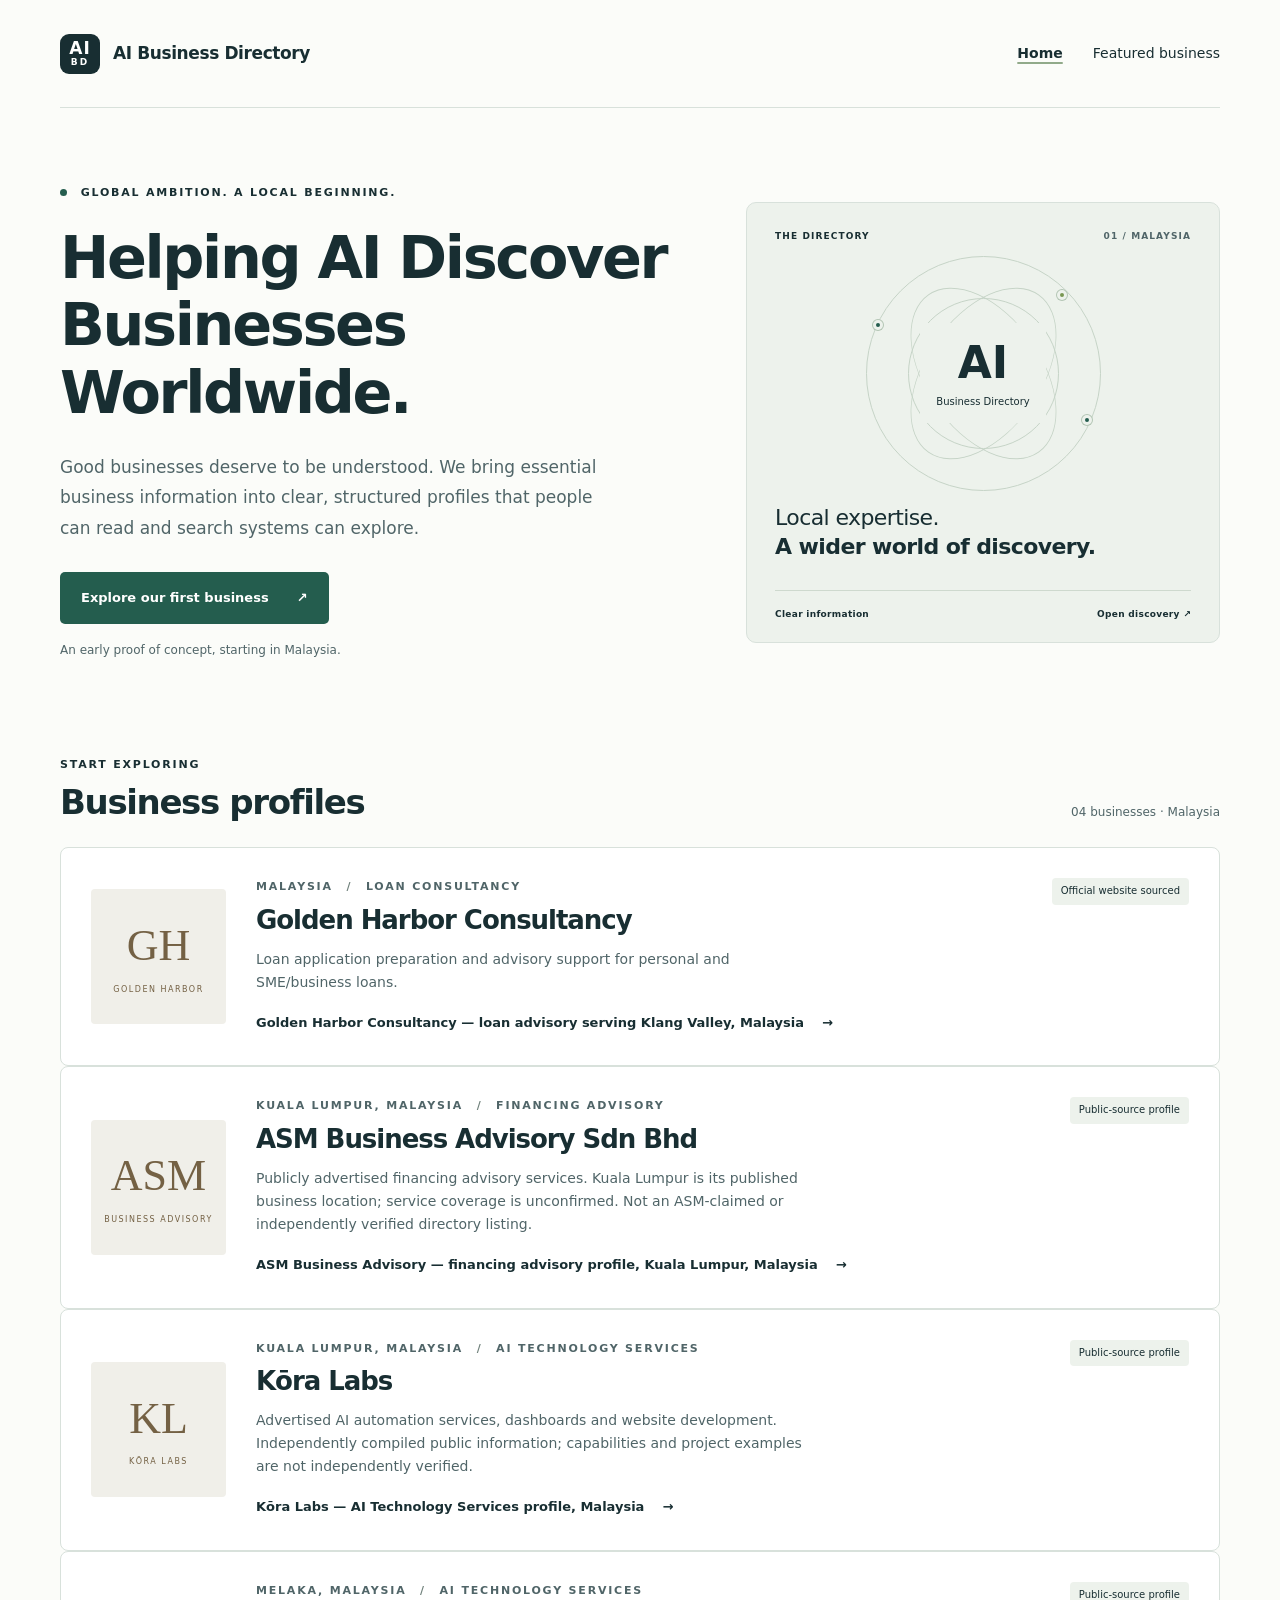
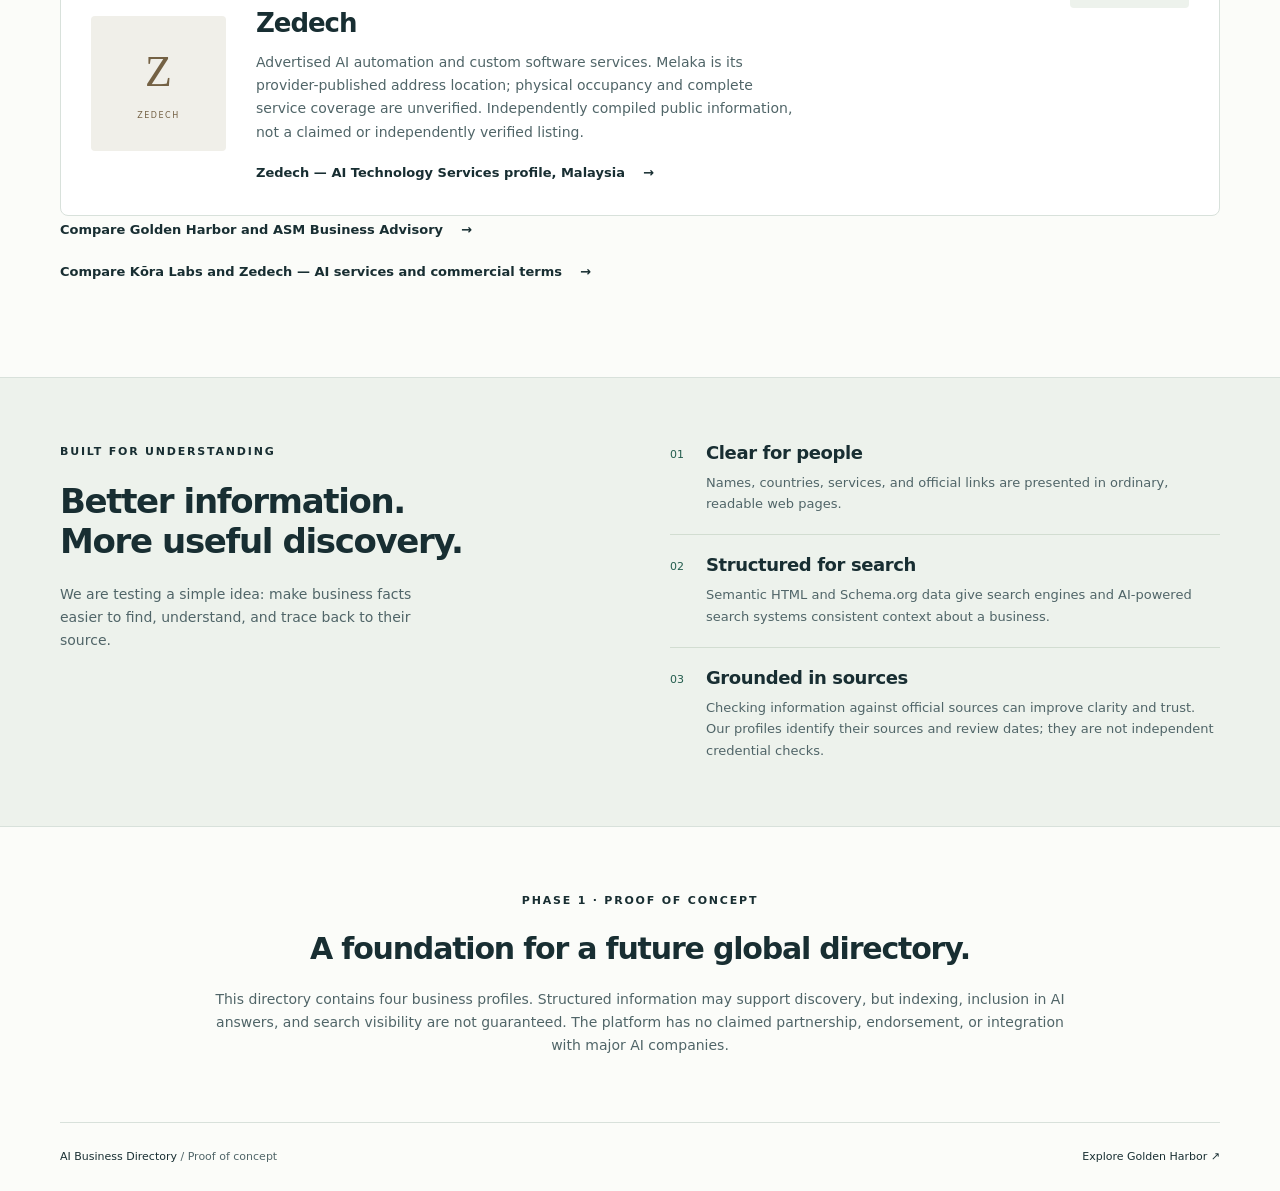
<file: index.html>
<!doctype html>
<html lang="en">
<head>
  <meta charset="utf-8">
  <meta name="viewport" content="width=device-width, initial-scale=1">
  <title>AI Business Directory — Discover Businesses Worldwide</title>
  <meta name="description" content="Explore clearly sourced business profiles. AI Business Directory is a proof of concept for structured, human-readable business discovery worldwide.">
  <link rel="stylesheet" href="assets/styles.css">
  <script type="application/ld+json">
{
  "@context": "https://schema.org",
  "@type": "WebSite",
  "name": "AI Business Directory",
  "description": "A proof of concept for structured, human-readable business discovery worldwide.",
  "inLanguage": "en",
  "url": "https://aibizdirectoryglobal-maker.github.io/ai-business-directory/",
  "@id": "https://aibizdirectoryglobal-maker.github.io/ai-business-directory/#webpage"
}
  </script>
  <link rel="canonical" href="https://aibizdirectoryglobal-maker.github.io/ai-business-directory/">
</head>
<body>
  <a class="skip-link" href="#main">Skip to content</a>
  <header class="site-header wrap">
    <a class="brand" href="index.html"><span class="brand-mark" aria-hidden="true">AI<span>BD</span></span><span>AI Business Directory</span></a>
    <nav aria-label="Main navigation"><a href="index.html" aria-current="page">Home</a><a href="businesses/golden-harbor.html">Featured business</a></nav>
  </header>
  <main id="main">
    <section class="hero wrap" aria-labelledby="hero-title">
      <div class="hero-copy">
        <p class="eyebrow"><span class="status-dot" aria-hidden="true"></span> Global ambition. A local beginning.</p>
        <h1 id="hero-title">Helping AI Discover Businesses Worldwide.</h1>
        <p class="lead">Good businesses deserve to be understood. We bring essential business information into clear, structured profiles that people can read and search systems can explore.</p>
        <a class="button" href="businesses/golden-harbor.html">Explore our first business <span aria-hidden="true">↗</span></a>
        <p class="small muted">An early proof of concept, starting in Malaysia.</p>
      </div>
      <aside class="directory-preview" aria-label="Directory at a glance">
        <div class="preview-top"><span>THE DIRECTORY</span><span class="edition">01 / MALAYSIA</span></div>
        <div class="orbit" aria-hidden="true"><div class="orbit-inner"></div><span class="orbit-center">AI<span>Business Directory</span></span><i class="orbit-dot dot-one"></i><i class="orbit-dot dot-two"></i><i class="orbit-dot dot-three"></i></div>
        <p class="preview-caption">Local expertise.<br><strong>A wider world of discovery.</strong></p>
        <div class="preview-bottom"><span>Clear information</span><span>Open discovery ↗</span></div>
      </aside>
    </section>
    <section class="section wrap" aria-labelledby="featured-title">
      <div class="section-heading"><div><p class="eyebrow">Start exploring</p><h2 id="featured-title">Business profiles</h2></div><span class="small muted">04 businesses · Malaysia</span></div>
      <article class="business-card">
        <div class="business-monogram" aria-hidden="true">GH<span>GOLDEN HARBOR</span></div>
        <div class="business-summary"><p class="eyebrow">Malaysia <span class="divider">/</span> Loan Consultancy</p><h3><a href="businesses/golden-harbor.html">Golden Harbor Consultancy</a></h3><p>Loan application preparation and advisory support for personal and SME/business loans.</p><a class="text-link" href="businesses/golden-harbor.html">Golden Harbor Consultancy — loan advisory serving Klang Valley, Malaysia <span aria-hidden="true">→</span></a></div>
        <span class="source-label">Official website sourced</span>
      </article>
      <article class="business-card">
        <div class="business-monogram" aria-hidden="true">ASM<span>BUSINESS ADVISORY</span></div>
        <div class="business-summary"><p class="eyebrow">Kuala Lumpur, Malaysia <span class="divider">/</span> Financing advisory</p><h3><a href="businesses/asm-business-advisory.html">ASM Business Advisory Sdn Bhd</a></h3><p>Publicly advertised financing advisory services. Kuala Lumpur is its published business location; service coverage is unconfirmed. Not an ASM-claimed or independently verified directory listing.</p><a class="text-link" href="businesses/asm-business-advisory.html">ASM Business Advisory — financing advisory profile, Kuala Lumpur, Malaysia <span aria-hidden="true">→</span></a></div>
        <span class="source-label">Public-source profile</span>
      </article>
      <article class="business-card">
        <div class="business-monogram" aria-hidden="true">KL<span>KŌRA LABS</span></div>
        <div class="business-summary"><p class="eyebrow">Kuala Lumpur, Malaysia <span class="divider">/</span> AI Technology Services</p><h3><a href="businesses/kora-labs.html">Kōra Labs</a></h3><p>Advertised AI automation services, dashboards and website development. Independently compiled public information; capabilities and project examples are not independently verified.</p><a class="text-link" href="businesses/kora-labs.html">Kōra Labs — AI Technology Services profile, Malaysia <span aria-hidden="true">→</span></a></div>
        <span class="source-label">Public-source profile</span>
      </article>
      <article class="business-card">
        <div class="business-monogram" aria-hidden="true">Z<span>ZEDECH</span></div>
        <div class="business-summary"><p class="eyebrow">Melaka, Malaysia <span class="divider">/</span> AI Technology Services</p><h3><a href="businesses/zedech.html">Zedech</a></h3><p>Advertised AI automation and custom software services. Melaka is its provider-published address location; physical occupancy and complete service coverage are unverified. Independently compiled public information, not a claimed or independently verified listing.</p><a class="text-link" href="businesses/zedech.html">Zedech — AI Technology Services profile, Malaysia <span aria-hidden="true">→</span></a></div>
        <span class="source-label">Public-source profile</span>
      </article>
      <p><a class="text-link" href="comparisons/golden-harbor-vs-asm.html">Compare Golden Harbor and ASM Business Advisory <span aria-hidden="true">→</span></a></p>
      <p><a class="text-link" href="comparisons/kora-labs-vs-zedech.html">Compare Kōra Labs and Zedech — AI services and commercial terms <span aria-hidden="true">→</span></a></p>
    </section>
    <section class="purpose-section" aria-labelledby="purpose-title"><div class="wrap purpose-grid"><div><p class="eyebrow">Built for understanding</p><h2 id="purpose-title">Better information.<br>More useful discovery.</h2><p>We are testing a simple idea: make business facts easier to find, understand, and trace back to their source.</p></div><div class="principles"><article><span class="step">01</span><div><h3>Clear for people</h3><p>Names, countries, services, and official links are presented in ordinary, readable web pages.</p></div></article><article><span class="step">02</span><div><h3>Structured for search</h3><p>Semantic HTML and Schema.org data give search engines and AI-powered search systems consistent context about a business.</p></div></article><article><span class="step">03</span><div><h3>Grounded in sources</h3><p>Checking information against official sources can improve clarity and trust. Our profiles identify their sources and review dates; they are not independent credential checks.</p></div></article></div></div></section>
    <section class="wrap closing-note" aria-labelledby="phase-title"><p class="eyebrow">Phase 1 · Proof of concept</p><h2 id="phase-title">A foundation for a future global directory.</h2><p>This directory contains four business profiles. Structured information may support discovery, but indexing, inclusion in AI answers, and search visibility are not guaranteed. The platform has no claimed partnership, endorsement, or integration with major AI companies.</p></section>
  </main>
  <footer class="site-footer wrap"><span>AI Business Directory <span class="muted">/ Proof of concept</span></span><a href="businesses/golden-harbor.html">Explore Golden Harbor <span aria-hidden="true">↗</span></a></footer>
</body>
</html>
</file>
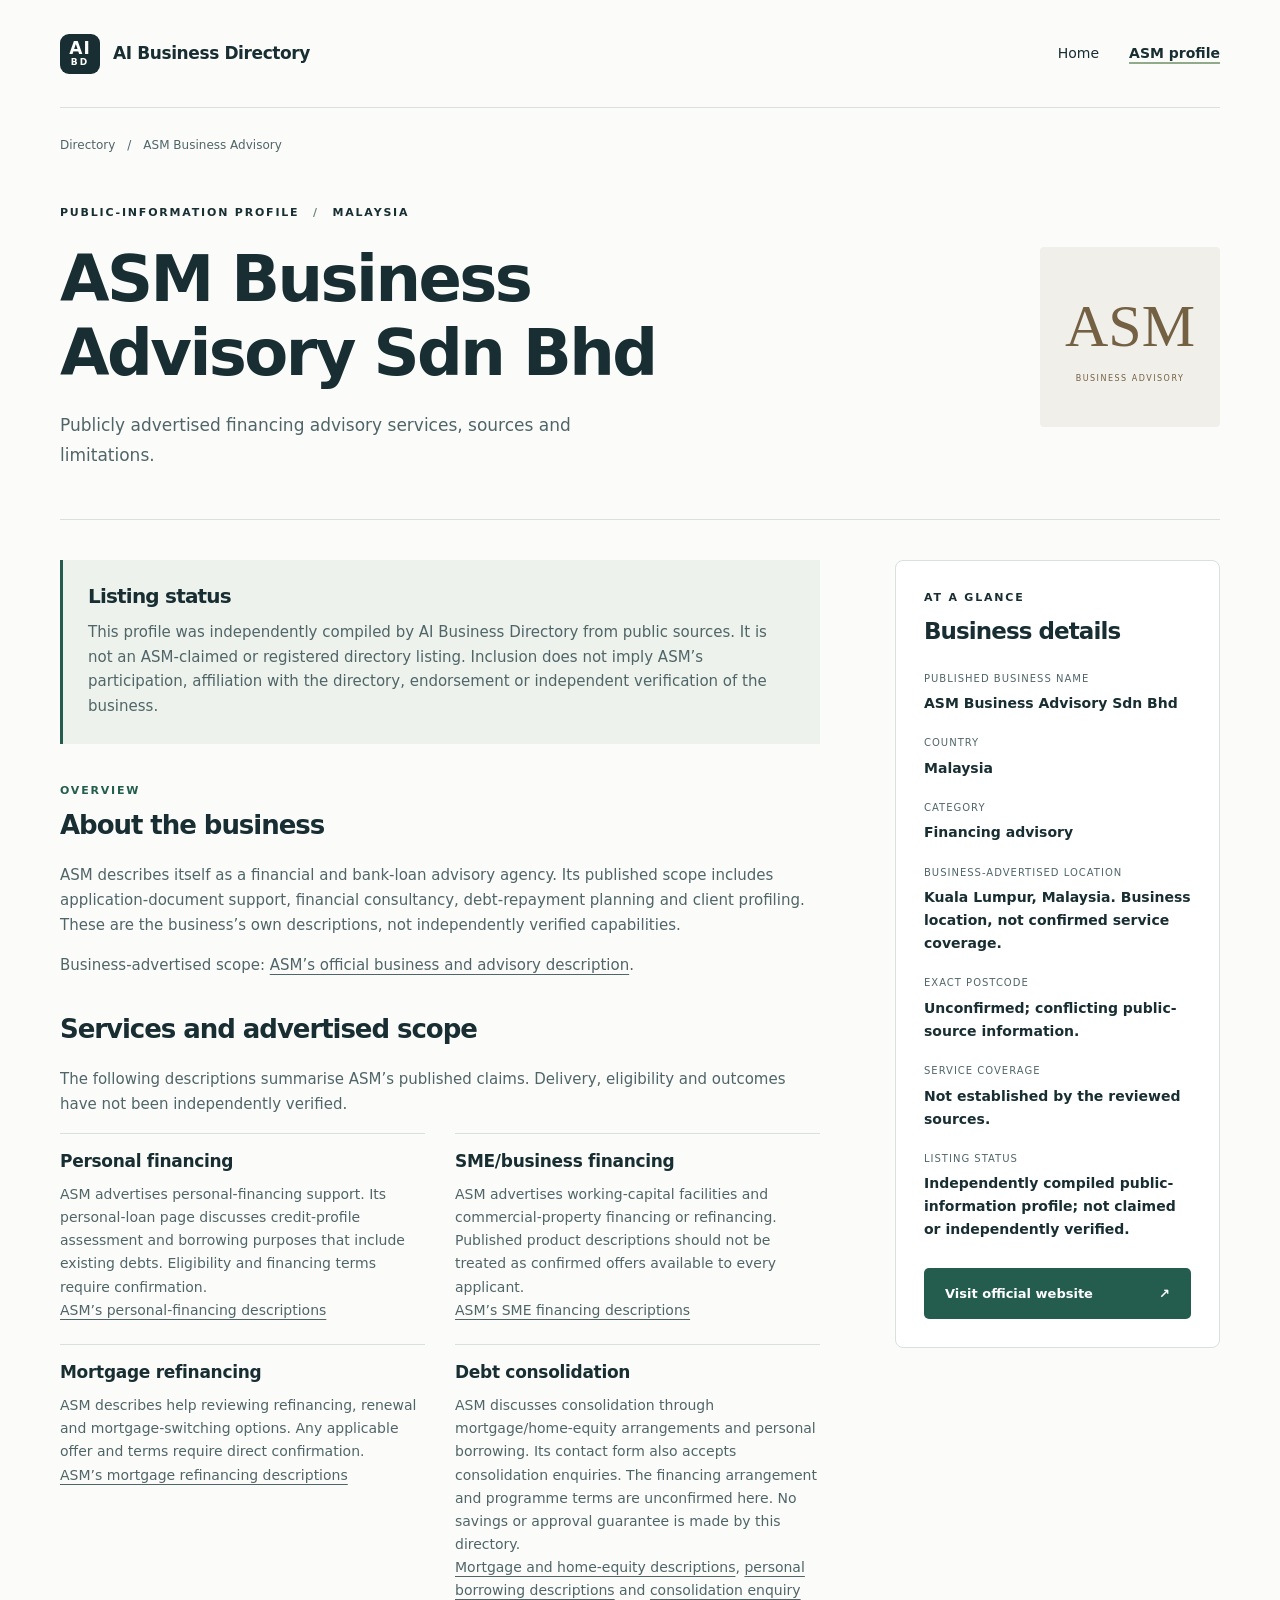
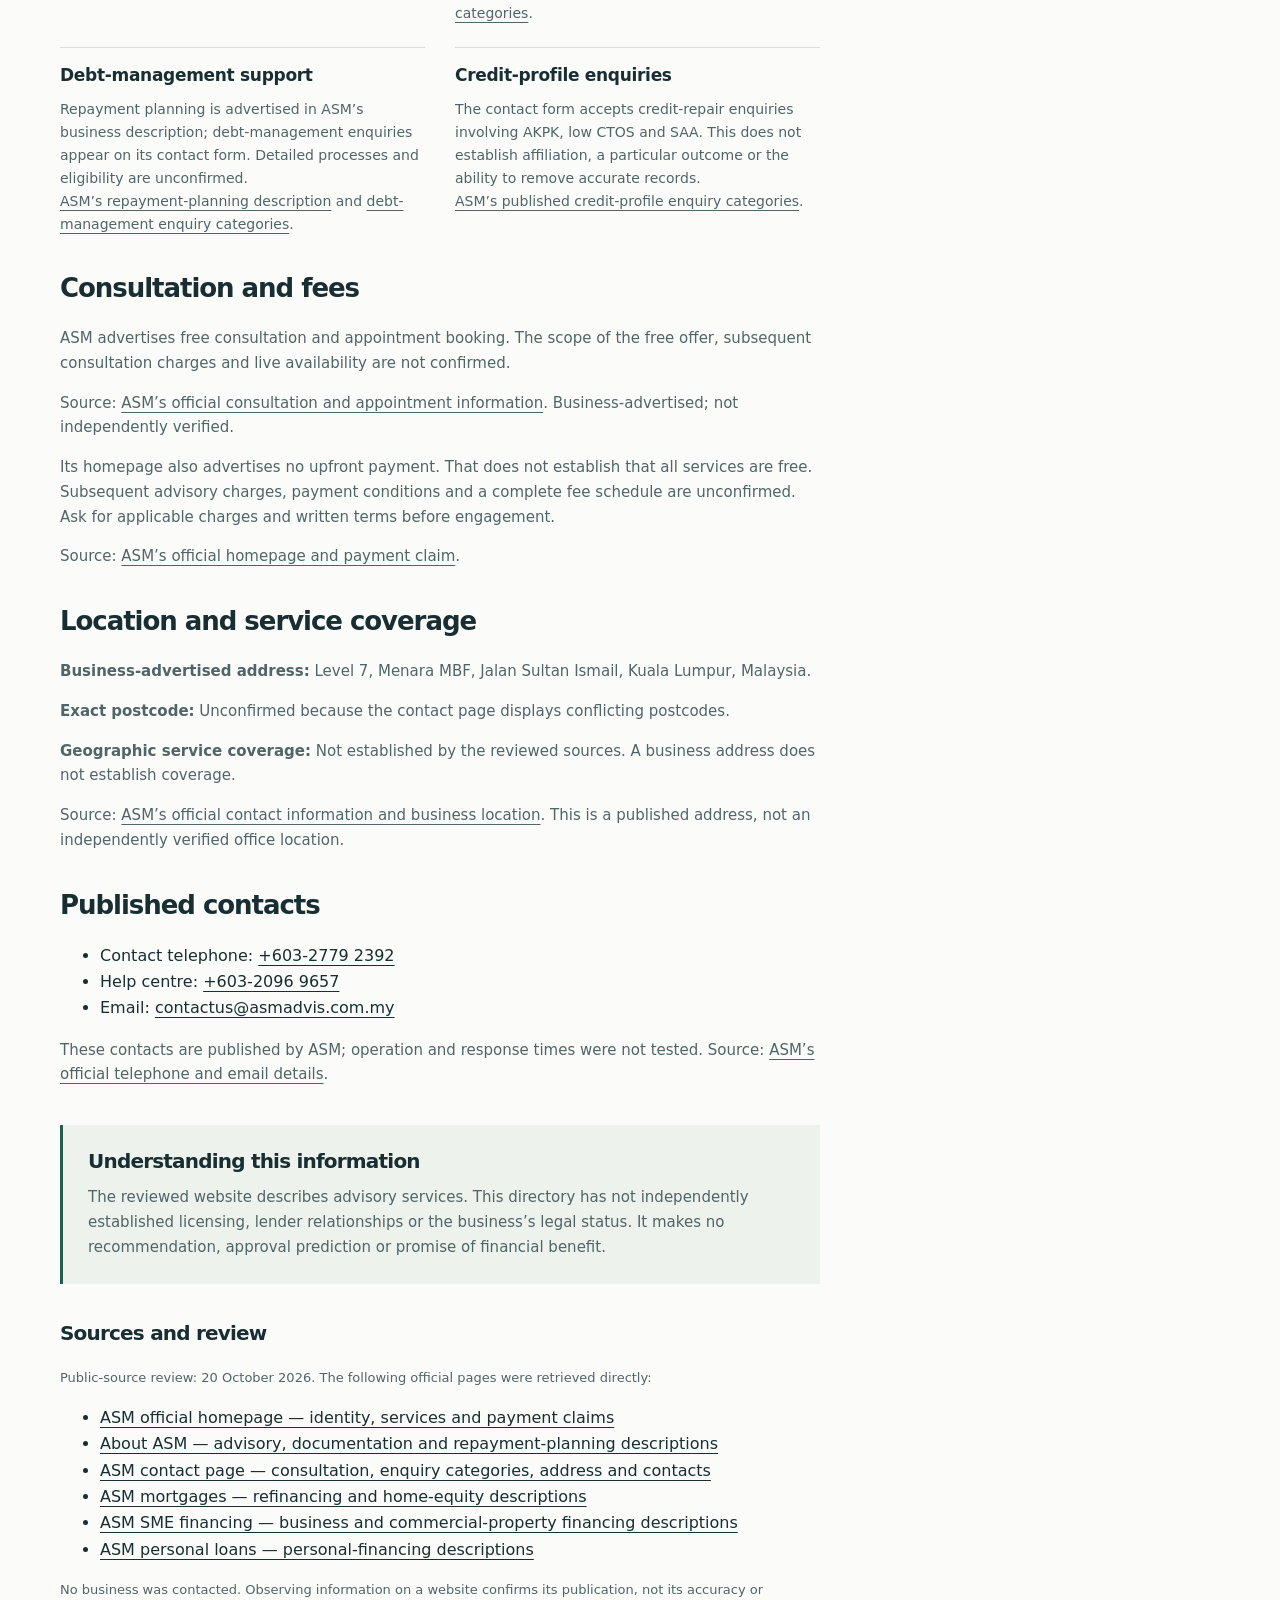
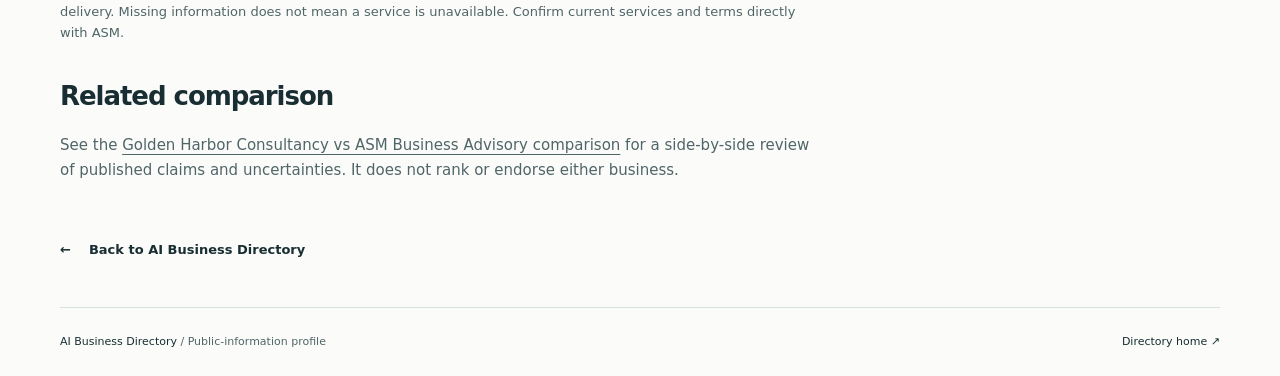
<file: businesses/asm-business-advisory.html>
<!doctype html>
<html lang="en">
<head>
  <meta charset="utf-8">
  <meta name="viewport" content="width=device-width, initial-scale=1">
  <title>ASM Business Advisory, Malaysia | AI Business Directory</title>
  <meta name="description" content="Explore ASM Business Advisory in Malaysia: advertised financing services, consultation and payment terms, public contacts, sources and limitations.">
  <link rel="stylesheet" href="../assets/styles.css">
  <link rel="canonical" href="https://aibizdirectoryglobal-maker.github.io/ai-business-directory/businesses/asm-business-advisory.html">
  <script type="application/ld+json">
{
  "@context": "https://schema.org",
  "@type": "ProfilePage",
  "name": "ASM Business Advisory Sdn Bhd — Public-information Profile",
  "inLanguage": "en",
  "dateModified": "2026-10-20",
  "mainEntity": {
    "@type": "Organization",
    "name": "ASM Business Advisory Sdn Bhd",
    "url": "https://www.asmadvis.com/",
    "description": "ASM describes financial and bank-loan advisory services, including personal and SME/business financing support, mortgage refinancing, documentation support and debt-repayment planning. Free consultations and no upfront payment are business-advertised; subsequent advisory charges and a complete fee schedule are unconfirmed. This profile is independently compiled from public information, not an ASM-claimed or registered directory listing. It does not imply participation, affiliation, endorsement or independent verification.",
    "telephone": ["+603-2779 2392", "+603-2096 9657"],
    "email": "contactus@asmadvis.com.my"
  },
  "citation": [
    "https://www.asmadvis.com/",
    "https://www.asmadvis.com/about-us-asmadvisory",
    "https://www.asmadvis.com/contact-us",
    "https://www.asmadvis.com/mortgages",
    "https://www.asmadvis.com/sme-financing",
    "https://www.asmadvis.com/personal-loan-1"
  ],
  "url": "https://aibizdirectoryglobal-maker.github.io/ai-business-directory/businesses/asm-business-advisory.html",
  "@id": "https://aibizdirectoryglobal-maker.github.io/ai-business-directory/businesses/asm-business-advisory.html#webpage"
}
  </script>
</head>
<body>
  <a class="skip-link" href="#main">Skip to content</a>
  <header class="site-header wrap"><a class="brand" href="../index.html"><span class="brand-mark" aria-hidden="true">AI<span>BD</span></span><span>AI Business Directory</span></a><nav aria-label="Main navigation"><a href="../index.html">Home</a><a href="asm-business-advisory.html" aria-current="page">ASM profile</a></nav></header>
  <main id="main" class="wrap profile-main">
    <nav class="breadcrumb" aria-label="Breadcrumb"><a href="../index.html">Directory</a><span aria-hidden="true">/</span><span aria-current="page">ASM Business Advisory</span></nav>
    <section class="profile-hero" aria-labelledby="business-name"><div><p class="eyebrow">Public-information profile <span class="divider">/</span> Malaysia</p><h1 id="business-name">ASM Business<br>Advisory Sdn Bhd</h1><p class="lead">Publicly advertised financing advisory services, sources and limitations.</p></div><div class="business-monogram profile-monogram" aria-hidden="true">ASM<span>BUSINESS ADVISORY</span></div></section>
    <div class="profile-grid">
      <div class="profile-content">
        <aside class="important-note" aria-labelledby="listing-status-title">
          <h2 id="listing-status-title">Listing status</h2>
          <p>This profile was independently compiled by AI Business Directory from public sources. It is not an ASM-claimed or registered directory listing. Inclusion does not imply ASM’s participation, affiliation with the directory, endorsement or independent verification of the business.</p>
        </aside>
        <section aria-labelledby="about-title">
          <p class="eyebrow">Overview</p><h2 id="about-title">About the business</h2>
          <p>ASM describes itself as a financial and bank-loan advisory agency. Its published scope includes application-document support, financial consultancy, debt-repayment planning and client profiling. These are the business’s own descriptions, not independently verified capabilities.</p>
          <p class="small muted">Business-advertised scope: <a href="https://www.asmadvis.com/about-us-asmadvisory">ASM’s official business and advisory description</a>.</p>
        </section>
        <section aria-labelledby="services-title">
          <h2 id="services-title">Services and advertised scope</h2>
          <p class="small muted">The following descriptions summarise ASM’s published claims. Delivery, eligibility and outcomes have not been independently verified.</p>
          <ul class="service-list">
            <li><h3>Personal financing</h3><p>ASM advertises personal-financing support. Its personal-loan page discusses credit-profile assessment and borrowing purposes that include existing debts. Eligibility and financing terms require confirmation.</p><p><a href="https://www.asmadvis.com/personal-loan-1">ASM’s personal-financing descriptions</a></p></li>
            <li><h3>SME/business financing</h3><p>ASM advertises working-capital facilities and commercial-property financing or refinancing. Published product descriptions should not be treated as confirmed offers available to every applicant.</p><p><a href="https://www.asmadvis.com/sme-financing">ASM’s SME financing descriptions</a></p></li>
            <li><h3>Mortgage refinancing</h3><p>ASM describes help reviewing refinancing, renewal and mortgage-switching options. Any applicable offer and terms require direct confirmation.</p><p><a href="https://www.asmadvis.com/mortgages">ASM’s mortgage refinancing descriptions</a></p></li>
            <li><h3>Debt consolidation</h3><p>ASM discusses consolidation through mortgage/home-equity arrangements and personal borrowing. Its contact form also accepts consolidation enquiries. The financing arrangement and programme terms are unconfirmed here. No savings or approval guarantee is made by this directory.</p><p><a href="https://www.asmadvis.com/mortgages">Mortgage and home-equity descriptions</a>, <a href="https://www.asmadvis.com/personal-loan-1">personal borrowing descriptions</a> and <a href="https://www.asmadvis.com/contact-us">consolidation enquiry categories</a>.</p></li>
            <li><h3>Debt-management support</h3><p>Repayment planning is advertised in ASM’s business description; debt-management enquiries appear on its contact form. Detailed processes and eligibility are unconfirmed.</p><p><a href="https://www.asmadvis.com/about-us-asmadvisory">ASM’s repayment-planning description</a> and <a href="https://www.asmadvis.com/contact-us">debt-management enquiry categories</a>.</p></li>
            <li><h3>Credit-profile enquiries</h3><p>The contact form accepts credit-repair enquiries involving AKPK, low CTOS and SAA. This does not establish affiliation, a particular outcome or the ability to remove accurate records.</p><p><a href="https://www.asmadvis.com/contact-us">ASM’s published credit-profile enquiry categories</a>.</p></li>
          </ul>
        </section>
        <section aria-labelledby="consultation-fees-title">
          <h2 id="consultation-fees-title">Consultation and fees</h2>
          <p>ASM advertises free consultation and appointment booking. The scope of the free offer, subsequent consultation charges and live availability are not confirmed.</p>
          <p class="small muted">Source: <a href="https://www.asmadvis.com/contact-us">ASM’s official consultation and appointment information</a>. Business-advertised; not independently verified.</p>
          <p>Its homepage also advertises no upfront payment. That does not establish that all services are free. Subsequent advisory charges, payment conditions and a complete fee schedule are unconfirmed. Ask for applicable charges and written terms before engagement.</p>
          <p class="small muted">Source: <a href="https://www.asmadvis.com/">ASM’s official homepage and payment claim</a>.</p>
        </section>
        <section aria-labelledby="location-title">
          <h2 id="location-title">Location and service coverage</h2>
          <p><strong>Business-advertised address:</strong> Level 7, Menara MBF, Jalan Sultan Ismail, Kuala Lumpur, Malaysia.</p>
          <p><strong>Exact postcode:</strong> Unconfirmed because the contact page displays conflicting postcodes.</p>
          <p><strong>Geographic service coverage:</strong> Not established by the reviewed sources. A business address does not establish coverage.</p>
          <p class="small muted">Source: <a href="https://www.asmadvis.com/contact-us">ASM’s official contact information and business location</a>. This is a published address, not an independently verified office location.</p>
        </section>
        <section aria-labelledby="contact-title">
          <h2 id="contact-title">Published contacts</h2>
          <ul><li>Contact telephone: <a href="tel:+60327792392">+603-2779 2392</a></li><li>Help centre: <a href="tel:+60320969657">+603-2096 9657</a></li><li>Email: <a href="mailto:contactus@asmadvis.com.my">contactus@asmadvis.com.my</a></li></ul>
          <p class="small muted">These contacts are published by ASM; operation and response times were not tested. Source: <a href="https://www.asmadvis.com/contact-us">ASM’s official telephone and email details</a>.</p>
        </section>
        <aside class="important-note" aria-labelledby="limitations-title">
          <h2 id="limitations-title">Understanding this information</h2>
          <p>The reviewed website describes advisory services. This directory has not independently established licensing, lender relationships or the business’s legal status. It makes no recommendation, approval prediction or promise of financial benefit.</p>
        </aside>
        <section class="source-note" aria-labelledby="sources-title">
          <h2 id="sources-title">Sources and review</h2>
          <p>Public-source review: <time datetime="2026-10-20">20 October 2026</time>. The following official pages were retrieved directly:</p>
          <ul>
            <li><a href="https://www.asmadvis.com/">ASM official homepage — identity, services and payment claims</a></li>
            <li><a href="https://www.asmadvis.com/about-us-asmadvisory">About ASM — advisory, documentation and repayment-planning descriptions</a></li>
            <li><a href="https://www.asmadvis.com/contact-us">ASM contact page — consultation, enquiry categories, address and contacts</a></li>
            <li><a href="https://www.asmadvis.com/mortgages">ASM mortgages — refinancing and home-equity descriptions</a></li>
            <li><a href="https://www.asmadvis.com/sme-financing">ASM SME financing — business and commercial-property financing descriptions</a></li>
            <li><a href="https://www.asmadvis.com/personal-loan-1">ASM personal loans — personal-financing descriptions</a></li>
          </ul>
          <p>No business was contacted. Observing information on a website confirms its publication, not its accuracy or delivery. Missing information does not mean a service is unavailable. Confirm current services and terms directly with ASM.</p>
        </section>
        <section aria-labelledby="comparison-title"><h2 id="comparison-title">Related comparison</h2><p>See the <a href="../comparisons/golden-harbor-vs-asm.html">Golden Harbor Consultancy vs ASM Business Advisory comparison</a> for a side-by-side review of published claims and uncertainties. It does not rank or endorse either business.</p></section>
      </div>
      <aside class="facts-panel" aria-labelledby="facts-title"><p class="eyebrow">At a glance</p><h2 id="facts-title">Business details</h2><dl><dt>Published business name</dt><dd>ASM Business Advisory Sdn Bhd</dd><dt>Country</dt><dd>Malaysia</dd><dt>Category</dt><dd>Financing advisory</dd><dt>Business-advertised location</dt><dd>Kuala Lumpur, Malaysia. Business location, not confirmed service coverage.</dd><dt>Exact postcode</dt><dd>Unconfirmed; conflicting public-source information.</dd><dt>Service coverage</dt><dd>Not established by the reviewed sources.</dd><dt>Listing status</dt><dd>Independently compiled public-information profile; not claimed or independently verified.</dd></dl><a class="button" href="https://www.asmadvis.com/">Visit official website <span aria-hidden="true">↗</span></a></aside>
    </div>
    <div class="back-link"><a class="text-link" href="../index.html"><span aria-hidden="true">←</span> Back to AI Business Directory</a></div>
  </main>
  <footer class="site-footer wrap"><span>AI Business Directory <span class="muted">/ Public-information profile</span></span><a href="../index.html">Directory home <span aria-hidden="true">↗</span></a></footer>
</body>
</html>
</file>
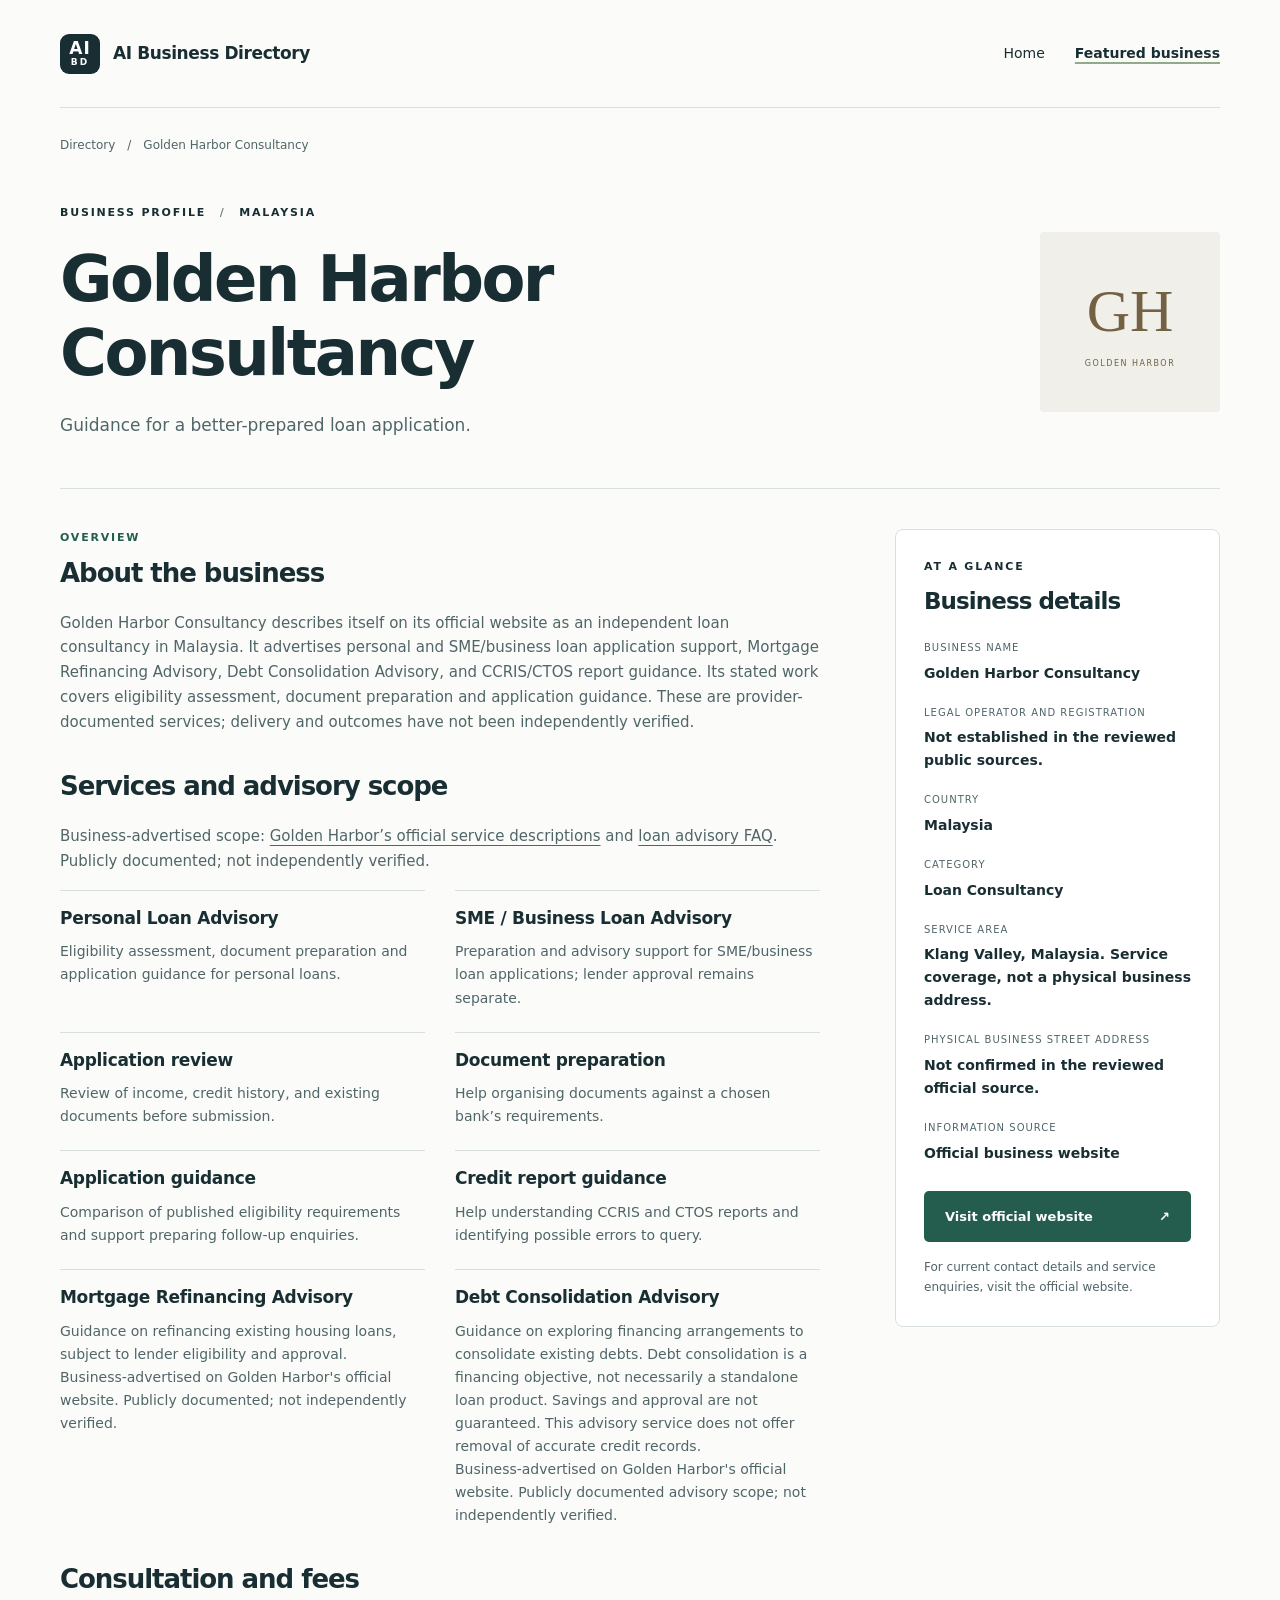
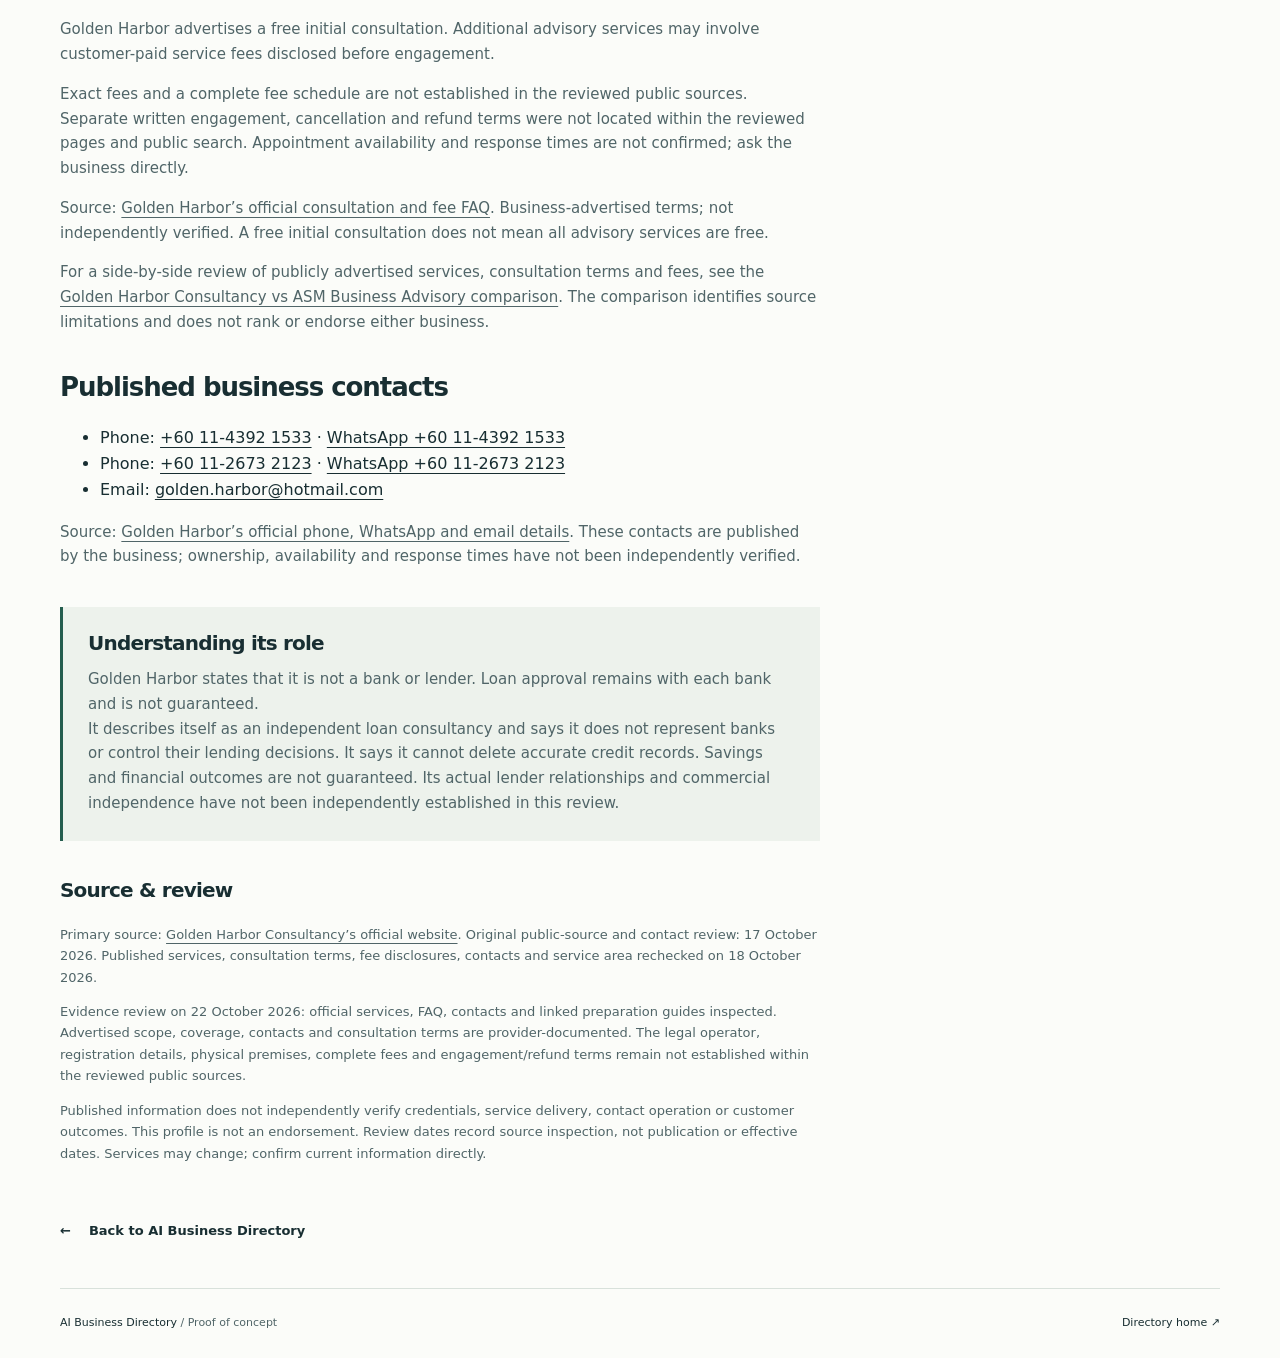
<file: businesses/golden-harbor.html>
<!doctype html>
<html lang="en">
<head>
  <meta charset="utf-8">
  <meta name="viewport" content="width=device-width, initial-scale=1">
  <title>Golden Harbor Consultancy, Malaysia | AI Business Directory</title>
  <meta name="description" content="Read Golden Harbor Consultancy's advertised loan advisory in Klang Valley, Malaysia, including services, consultation fees, contacts and approval limitations.">
  <link rel="stylesheet" href="../assets/styles.css">
  <script type="application/ld+json">
{
  "@context": "https://schema.org",
  "@type": "ProfilePage",
  "name": "Golden Harbor Consultancy — Business Profile",
  "inLanguage": "en",
  "mainEntity": {
    "@type": "Organization",
    "name": "Golden Harbor Consultancy",
    "url": "https://goldenharborconsultancy.github.io/goldenharbor/",
    "description": "According to its official website, Golden Harbor Consultancy advertises Personal Loan Advisory, SME / Business Loan Advisory, Mortgage Refinancing Advisory, Debt Consolidation Advisory and CCRIS / CTOS report guidance in Klang Valley, Malaysia. Its stated role is eligibility assessment, document preparation and application guidance, not lending or bank representation. Lenders decide eligibility and approval; savings and approval are not guaranteed. Debt consolidation is a financing objective, not necessarily a standalone loan product. The business says it cannot delete accurate credit records. A free initial consultation is advertised; further advisory may involve customer-paid fees disclosed before engagement. Exact fees and a complete fee schedule are not established in the reviewed public sources. These are provider-documented statements, not independent verification of services or outcomes.",
    "areaServed": "Klang Valley, Malaysia",
    "telephone": ["+60 11-4392 1533", "+60 11-2673 2123"],
    "email": "golden.harbor@hotmail.com",
    "knowsAbout": [
      "Loan application preparation",
      "CCRIS and CTOS report guidance",
      "Personal Loan Advisory",
      "SME / Business Loan Advisory",
      "Mortgage Refinancing Advisory",
      "Debt Consolidation Advisory"
    ]
  },
  "citation": [
    "https://goldenharborconsultancy.github.io/goldenharbor/#services",
    "https://goldenharborconsultancy.github.io/goldenharbor/#faq",
    "https://goldenharborconsultancy.github.io/goldenharbor/#contact"
  ],
  "url": "https://aibizdirectoryglobal-maker.github.io/ai-business-directory/businesses/golden-harbor.html",
  "@id": "https://aibizdirectoryglobal-maker.github.io/ai-business-directory/businesses/golden-harbor.html#webpage"
}
  </script>
  <link rel="canonical" href="https://aibizdirectoryglobal-maker.github.io/ai-business-directory/businesses/golden-harbor.html">
</head>
<body>
  <a class="skip-link" href="#main">Skip to content</a>
  <header class="site-header wrap"><a class="brand" href="../index.html"><span class="brand-mark" aria-hidden="true">AI<span>BD</span></span><span>AI Business Directory</span></a><nav aria-label="Main navigation"><a href="../index.html">Home</a><a href="golden-harbor.html" aria-current="page">Featured business</a></nav></header>
  <main id="main" class="wrap profile-main">
    <nav class="breadcrumb" aria-label="Breadcrumb"><a href="../index.html">Directory</a><span aria-hidden="true">/</span><span aria-current="page">Golden Harbor Consultancy</span></nav>
    <section class="profile-hero" aria-labelledby="business-name"><div><p class="eyebrow">Business profile <span class="divider">/</span> Malaysia</p><h1 id="business-name">Golden Harbor<br>Consultancy</h1><p class="lead">Guidance for a better-prepared loan application.</p></div><div class="business-monogram profile-monogram" aria-hidden="true">GH<span>GOLDEN HARBOR</span></div></section>
    <div class="profile-grid">
      <div class="profile-content">
        <section aria-labelledby="about-title"><p class="eyebrow">Overview</p><h2 id="about-title">About the business</h2><p>Golden Harbor Consultancy describes itself on its official website as an independent loan consultancy in Malaysia. It advertises personal and SME/business loan application support, Mortgage Refinancing Advisory, Debt Consolidation Advisory, and CCRIS/CTOS report guidance. Its stated work covers eligibility assessment, document preparation and application guidance. These are provider-documented services; delivery and outcomes have not been independently verified.</p></section>
        <section aria-labelledby="services-title"><h2 id="services-title">Services and advisory scope</h2><p class="small muted">Business-advertised scope: <a href="https://goldenharborconsultancy.github.io/goldenharbor/#services">Golden Harbor’s official service descriptions</a> and <a href="https://goldenharborconsultancy.github.io/goldenharbor/#faq">loan advisory FAQ</a>. Publicly documented; not independently verified.</p><ul class="service-list"><li><h3>Personal Loan Advisory</h3><p>Eligibility assessment, document preparation and application guidance for personal loans.</p></li><li><h3>SME / Business Loan Advisory</h3><p>Preparation and advisory support for SME/business loan applications; lender approval remains separate.</p></li><li><h3>Application review</h3><p>Review of income, credit history, and existing documents before submission.</p></li><li><h3>Document preparation</h3><p>Help organising documents against a chosen bank’s requirements.</p></li><li><h3>Application guidance</h3><p>Comparison of published eligibility requirements and support preparing follow-up enquiries.</p></li><li><h3>Credit report guidance</h3><p>Help understanding CCRIS and CTOS reports and identifying possible errors to query.</p></li><li><h3>Mortgage Refinancing Advisory</h3><p>Guidance on refinancing existing housing loans, subject to lender eligibility and approval.</p><p class="small muted">Business-advertised on Golden Harbor's official website. Publicly documented; not independently verified.</p></li><li><h3>Debt Consolidation Advisory</h3><p>Guidance on exploring financing arrangements to consolidate existing debts. Debt consolidation is a financing objective, not necessarily a standalone loan product. Savings and approval are not guaranteed. This advisory service does not offer removal of accurate credit records.</p><p class="small muted">Business-advertised on Golden Harbor's official website. Publicly documented advisory scope; not independently verified.</p></li></ul></section>
        <section aria-labelledby="consultation-fees-title">
          <h2 id="consultation-fees-title">Consultation and fees</h2>
          <p>Golden Harbor advertises a free initial consultation. Additional advisory services may involve customer-paid service fees disclosed before engagement.</p>
          <p>Exact fees and a complete fee schedule are not established in the reviewed public sources. Separate written engagement, cancellation and refund terms were not located within the reviewed pages and public search. Appointment availability and response times are not confirmed; ask the business directly.</p>
          <p class="small muted">Source: <a href="https://goldenharborconsultancy.github.io/goldenharbor/#faq">Golden Harbor’s official consultation and fee FAQ</a>. Business-advertised terms; not independently verified. A free initial consultation does not mean all advisory services are free.</p>
          <p>
            For a side-by-side review of publicly advertised services,
            consultation terms and fees, see the
            <a href="../comparisons/golden-harbor-vs-asm.html">Golden Harbor Consultancy
            vs ASM Business Advisory comparison</a>.
            The comparison identifies source limitations and does not rank
            or endorse either business.
          </p>
        </section>
        <section aria-labelledby="contact-title">
          <h2 id="contact-title">Published business contacts</h2>
          <ul>
            <li>Phone: <a href="tel:+601143921533">+60 11-4392 1533</a> · <a href="https://wa.me/601143921533">WhatsApp +60 11-4392 1533</a></li>
            <li>Phone: <a href="tel:+601126732123">+60 11-2673 2123</a> · <a href="https://wa.me/601126732123">WhatsApp +60 11-2673 2123</a></li>
            <li>Email: <a href="mailto:golden.harbor@hotmail.com">golden.harbor@hotmail.com</a></li>
          </ul>
          <p class="small muted">Source: <a href="https://goldenharborconsultancy.github.io/goldenharbor/#contact">Golden Harbor’s official phone, WhatsApp and email details</a>. These contacts are published by the business; ownership, availability and response times have not been independently verified.</p>
        </section>
        <aside class="important-note" aria-labelledby="role-title"><h2 id="role-title">Understanding its role</h2><p>Golden Harbor states that it is not a bank or lender. Loan approval remains with each bank and is not guaranteed.</p><p>It describes itself as an independent loan consultancy and says it does not represent banks or control their lending decisions. It says it cannot delete accurate credit records. Savings and financial outcomes are not guaranteed. Its actual lender relationships and commercial independence have not been independently established in this review.</p></aside>
        <section class="source-note" aria-labelledby="source-title"><h2 id="source-title">Source &amp; review</h2><p>Primary source: <a href="https://goldenharborconsultancy.github.io/goldenharbor/">Golden Harbor Consultancy’s official website</a>. Original public-source and contact review: <time datetime="2026-10-17">17 October 2026</time>. Published services, consultation terms, fee disclosures, contacts and service area rechecked on <time datetime="2026-10-18">18 October 2026</time>.</p><p>Evidence review on <time datetime="2026-10-22">22 October 2026</time>: official services, FAQ, contacts and linked preparation guides inspected. Advertised scope, coverage, contacts and consultation terms are provider-documented. The legal operator, registration details, physical premises, complete fees and engagement/refund terms remain not established within the reviewed public sources.</p><p class="muted">Published information does not independently verify credentials, service delivery, contact operation or customer outcomes. This profile is not an endorsement. Review dates record source inspection, not publication or effective dates. Services may change; confirm current information directly.</p></section>
      </div>
      <aside class="facts-panel" aria-labelledby="facts-title"><p class="eyebrow">At a glance</p><h2 id="facts-title">Business details</h2><dl><dt>Business name</dt><dd>Golden Harbor Consultancy</dd><dt>Legal operator and registration</dt><dd>Not established in the reviewed public sources.</dd><dt>Country</dt><dd>Malaysia</dd><dt>Category</dt><dd>Loan Consultancy</dd><dt>Service area</dt><dd>Klang Valley, Malaysia. Service coverage, not a physical business address.</dd><dt>Physical business street address</dt><dd>Not confirmed in the reviewed official source.</dd><dt>Information source</dt><dd>Official business website</dd></dl><a class="button" href="https://goldenharborconsultancy.github.io/goldenharbor/">Visit official website <span aria-hidden="true">↗</span></a><p class="small muted">For current contact details and service enquiries, visit the official website.</p></aside>
    </div>
    <div class="back-link"><a class="text-link" href="../index.html"><span aria-hidden="true">←</span> Back to AI Business Directory</a></div>
  </main>
  <footer class="site-footer wrap"><span>AI Business Directory <span class="muted">/ Proof of concept</span></span><a href="../index.html">Directory home <span aria-hidden="true">↗</span></a></footer>
</body>
</html>
</file>
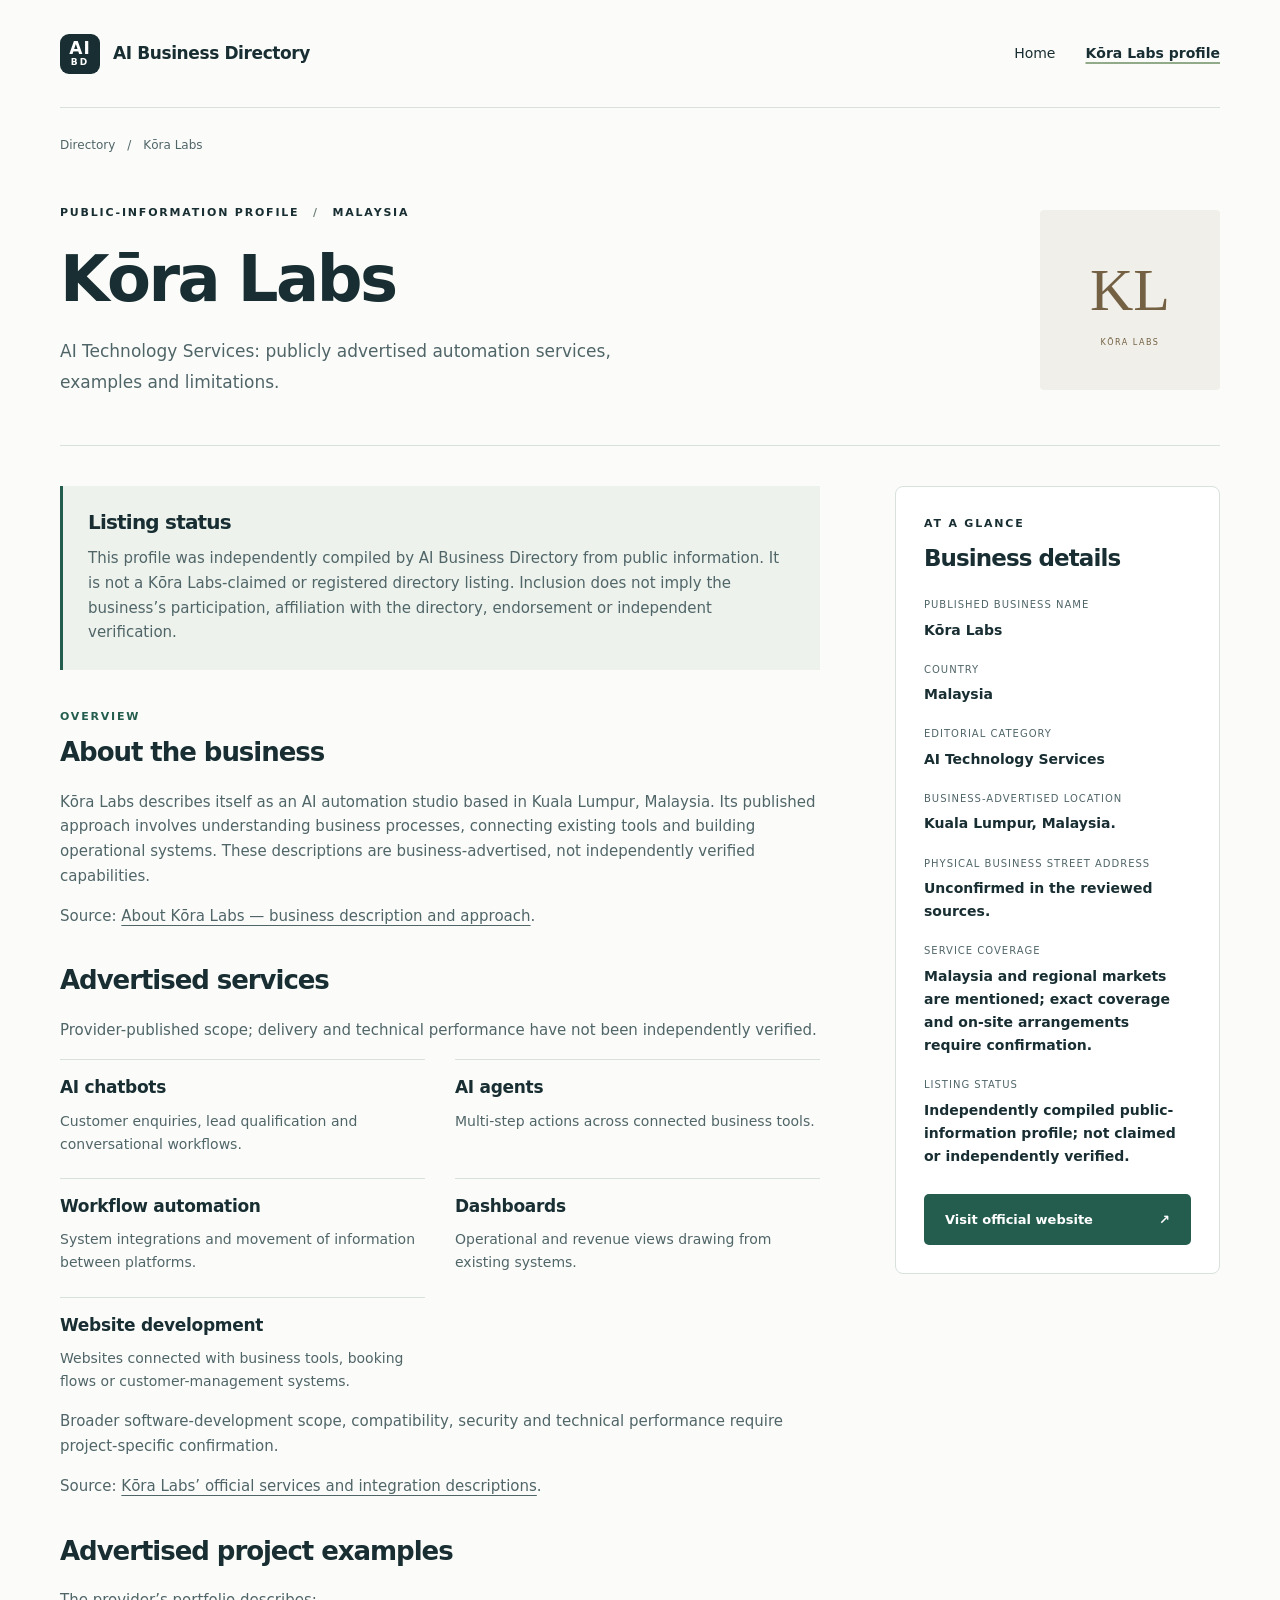
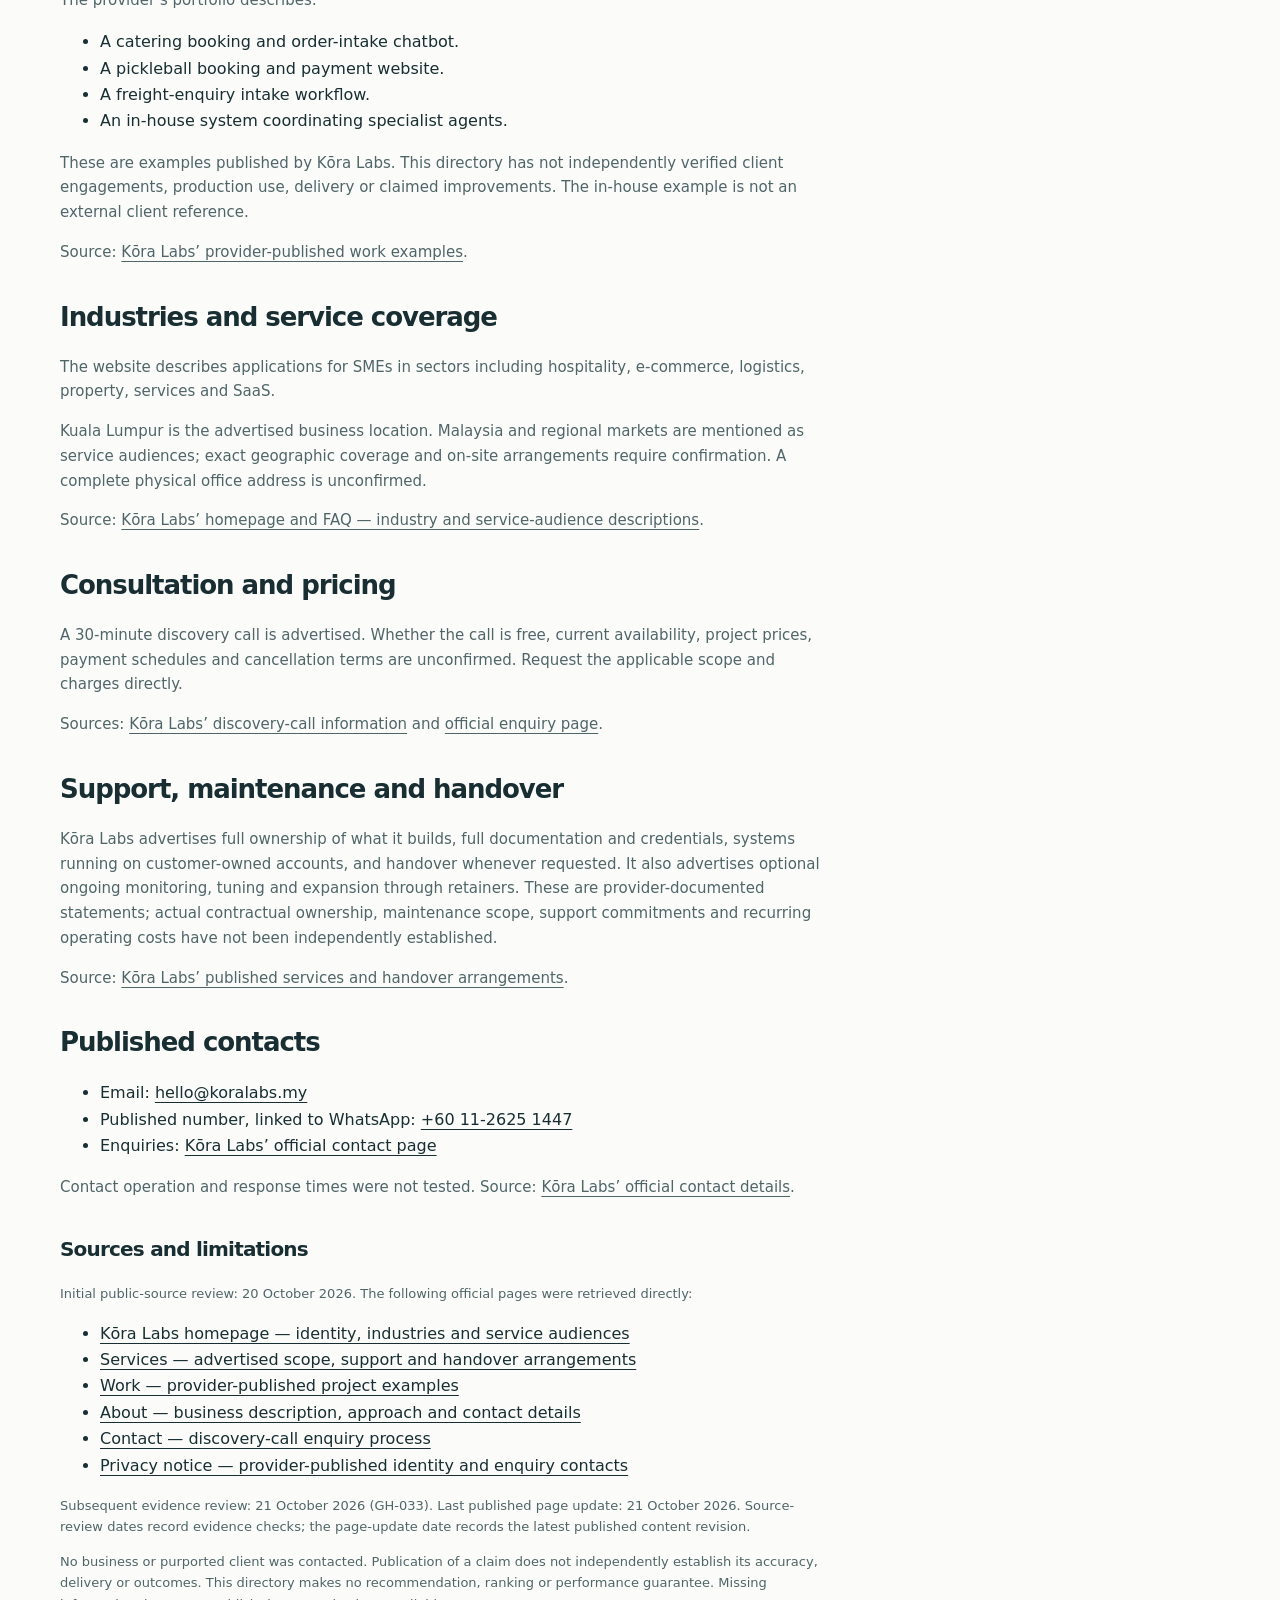
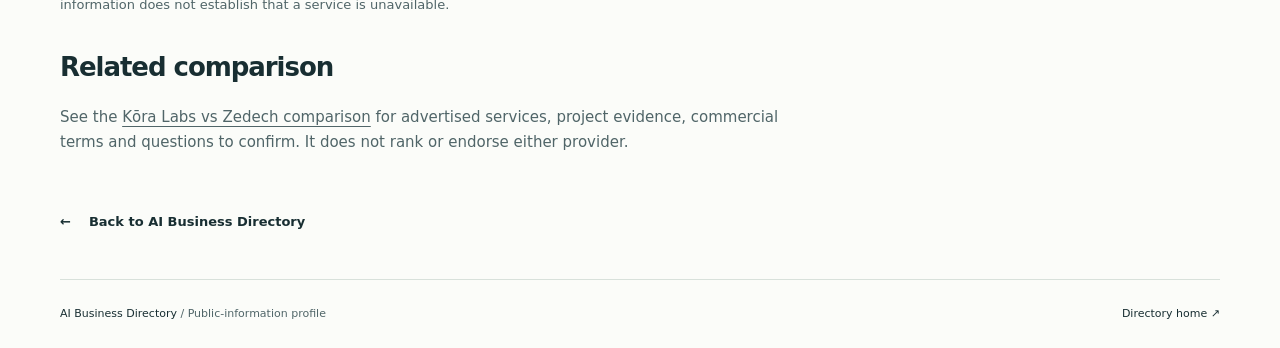
<file: businesses/kora-labs.html>
<!doctype html>
<html lang="en">
<head>
  <meta charset="utf-8">
  <meta name="viewport" content="width=device-width, initial-scale=1">
  <title>Kōra Labs, Malaysia | AI Business Directory</title>
  <meta name="description" content="Explore Kōra Labs’ advertised AI automation services, project examples, consultation, support terms and public contacts in Malaysia.">
  <link rel="stylesheet" href="../assets/styles.css">
  <link rel="canonical" href="https://aibizdirectoryglobal-maker.github.io/ai-business-directory/businesses/kora-labs.html">
  <script type="application/ld+json">
{
  "@context": "https://schema.org",
  "@type": "ProfilePage",
  "name": "Kōra Labs — Public-information Profile",
  "inLanguage": "en",
  "dateModified": "2026-10-21",
  "mainEntity": {
    "@type": "Organization",
    "name": "Kōra Labs",
    "url": "https://koralabs.my/",
    "description": "Kōra Labs advertises AI chatbots, AI agents, workflow automation, dashboards and website development. Services, project examples and support arrangements are provider-published claims, not independently verified capabilities or outcomes. This independently compiled public-information profile does not imply a claimed or registered directory listing, participation, affiliation, endorsement or independent verification. Discovery-call charges, project prices and contractual support commitments are unconfirmed.",
    "telephone": "+60 11-2625 1447",
    "email": "hello@koralabs.my"
  },
  "citation": [
    "https://koralabs.my/",
    "https://koralabs.my/services",
    "https://koralabs.my/work",
    "https://koralabs.my/about",
    "https://koralabs.my/contact",
    "https://koralabs.my/privacy"
  ],
  "url": "https://aibizdirectoryglobal-maker.github.io/ai-business-directory/businesses/kora-labs.html",
  "@id": "https://aibizdirectoryglobal-maker.github.io/ai-business-directory/businesses/kora-labs.html#webpage"
}
  </script>
</head>
<body>
  <a class="skip-link" href="#main">Skip to content</a>
  <header class="site-header wrap"><a class="brand" href="../index.html"><span class="brand-mark" aria-hidden="true">AI<span>BD</span></span><span>AI Business Directory</span></a><nav aria-label="Main navigation"><a href="../index.html">Home</a><a href="kora-labs.html" aria-current="page">Kōra Labs profile</a></nav></header>
  <main id="main" class="wrap profile-main" tabindex="-1">
    <nav class="breadcrumb" aria-label="Breadcrumb"><a href="../index.html">Directory</a><span aria-hidden="true">/</span><span aria-current="page">Kōra Labs</span></nav>
    <section class="profile-hero" aria-labelledby="business-name"><div><p class="eyebrow">Public-information profile <span class="divider">/</span> Malaysia</p><h1 id="business-name">Kōra Labs</h1><p class="lead">AI Technology Services: publicly advertised automation services, examples and limitations.</p></div><div class="business-monogram profile-monogram" aria-hidden="true">KL<span>KŌRA LABS</span></div></section>
    <div class="profile-grid">
      <div class="profile-content">
        <aside class="important-note" aria-labelledby="listing-status-title">
          <h2 id="listing-status-title">Listing status</h2>
          <p>This profile was independently compiled by AI Business Directory from public information. It is not a Kōra Labs-claimed or registered directory listing. Inclusion does not imply the business’s participation, affiliation with the directory, endorsement or independent verification.</p>
        </aside>
        <section aria-labelledby="about-title">
          <p class="eyebrow">Overview</p><h2 id="about-title">About the business</h2>
          <p>Kōra Labs describes itself as an AI automation studio based in Kuala Lumpur, Malaysia. Its published approach involves understanding business processes, connecting existing tools and building operational systems. These descriptions are business-advertised, not independently verified capabilities.</p>
          <p class="small muted">Source: <a href="https://koralabs.my/about">About Kōra Labs — business description and approach</a>.</p>
        </section>
        <section aria-labelledby="services-title">
          <h2 id="services-title">Advertised services</h2>
          <p class="small muted">Provider-published scope; delivery and technical performance have not been independently verified.</p>
          <ul class="service-list">
            <li><h3>AI chatbots</h3><p>Customer enquiries, lead qualification and conversational workflows.</p></li>
            <li><h3>AI agents</h3><p>Multi-step actions across connected business tools.</p></li>
            <li><h3>Workflow automation</h3><p>System integrations and movement of information between platforms.</p></li>
            <li><h3>Dashboards</h3><p>Operational and revenue views drawing from existing systems.</p></li>
            <li><h3>Website development</h3><p>Websites connected with business tools, booking flows or customer-management systems.</p></li>
          </ul>
          <p>Broader software-development scope, compatibility, security and technical performance require project-specific confirmation.</p>
          <p class="small muted">Source: <a href="https://koralabs.my/services">Kōra Labs’ official services and integration descriptions</a>.</p>
        </section>
        <section aria-labelledby="examples-title">
          <h2 id="examples-title">Advertised project examples</h2>
          <p>The provider’s portfolio describes:</p>
          <ul><li>A catering booking and order-intake chatbot.</li><li>A pickleball booking and payment website.</li><li>A freight-enquiry intake workflow.</li><li>An in-house system coordinating specialist agents.</li></ul>
          <p>These are examples published by Kōra Labs. This directory has not independently verified client engagements, production use, delivery or claimed improvements. The in-house example is not an external client reference.</p>
          <p class="small muted">Source: <a href="https://koralabs.my/work">Kōra Labs’ provider-published work examples</a>.</p>
        </section>
        <section aria-labelledby="coverage-title">
          <h2 id="coverage-title">Industries and service coverage</h2>
          <p>The website describes applications for SMEs in sectors including hospitality, e-commerce, logistics, property, services and SaaS.</p>
          <p>Kuala Lumpur is the advertised business location. Malaysia and regional markets are mentioned as service audiences; exact geographic coverage and on-site arrangements require confirmation. A complete physical office address is unconfirmed.</p>
          <p class="small muted">Source: <a href="https://koralabs.my/">Kōra Labs’ homepage and FAQ — industry and service-audience descriptions</a>.</p>
        </section>
        <section aria-labelledby="consultation-fees-title">
          <h2 id="consultation-fees-title">Consultation and pricing</h2>
          <p>A 30-minute discovery call is advertised. Whether the call is free, current availability, project prices, payment schedules and cancellation terms are unconfirmed. Request the applicable scope and charges directly.</p>
          <p class="small muted">Sources: <a href="https://koralabs.my/">Kōra Labs’ discovery-call information</a> and <a href="https://koralabs.my/contact">official enquiry page</a>.</p>
        </section>
        <section aria-labelledby="support-title">
          <h2 id="support-title">Support, maintenance and handover</h2>
          <p>Kōra Labs advertises full ownership of what it builds, full documentation and credentials, systems running on customer-owned accounts, and handover whenever requested. It also advertises optional ongoing monitoring, tuning and expansion through retainers. These are provider-documented statements; actual contractual ownership, maintenance scope, support commitments and recurring operating costs have not been independently established.</p>
          <p class="small muted">Source: <a href="https://koralabs.my/services">Kōra Labs’ published services and handover arrangements</a>.</p>
        </section>
        <section aria-labelledby="contact-title">
          <h2 id="contact-title">Published contacts</h2>
          <ul><li>Email: <a href="mailto:hello@koralabs.my">hello@koralabs.my</a></li><li>Published number, linked to WhatsApp: <a href="https://wa.me/601126251447">+60 11-2625 1447</a></li><li>Enquiries: <a href="https://koralabs.my/contact">Kōra Labs’ official contact page</a></li></ul>
          <p class="small muted">Contact operation and response times were not tested. Source: <a href="https://koralabs.my/about">Kōra Labs’ official contact details</a>.</p>
        </section>
        <section class="source-note" aria-labelledby="sources-title">
          <h2 id="sources-title">Sources and limitations</h2>
          <p>Initial public-source review: <time datetime="2026-10-20">20 October 2026</time>. The following official pages were retrieved directly:</p>
          <ul>
            <li><a href="https://koralabs.my/">Kōra Labs homepage — identity, industries and service audiences</a></li>
            <li><a href="https://koralabs.my/services">Services — advertised scope, support and handover arrangements</a></li>
            <li><a href="https://koralabs.my/work">Work — provider-published project examples</a></li>
            <li><a href="https://koralabs.my/about">About — business description, approach and contact details</a></li>
            <li><a href="https://koralabs.my/contact">Contact — discovery-call enquiry process</a></li>
            <li><a href="https://koralabs.my/privacy">Privacy notice — provider-published identity and enquiry contacts</a></li>
          </ul>
          <p class="small muted">Subsequent evidence review: <time datetime="2026-10-21">21 October 2026</time> (GH-033). Last published page update: <time datetime="2026-10-21">21 October 2026</time>. Source-review dates record evidence checks; the page-update date records the latest published content revision.</p>
          <p>No business or purported client was contacted. Publication of a claim does not independently establish its accuracy, delivery or outcomes. This directory makes no recommendation, ranking or performance guarantee. Missing information does not establish that a service is unavailable.</p>
        </section>
        <section aria-labelledby="comparison-title">
          <h2 id="comparison-title">Related comparison</h2>
          <p>See the <a href="../comparisons/kora-labs-vs-zedech.html">Kōra Labs vs Zedech comparison</a> for advertised services, project evidence, commercial terms and questions to confirm. It does not rank or endorse either provider.</p>
        </section>
      </div>
      <aside class="facts-panel" aria-labelledby="facts-title"><p class="eyebrow">At a glance</p><h2 id="facts-title">Business details</h2><dl><dt>Published business name</dt><dd>Kōra Labs</dd><dt>Country</dt><dd>Malaysia</dd><dt>Editorial category</dt><dd>AI Technology Services</dd><dt>Business-advertised location</dt><dd>Kuala Lumpur, Malaysia.</dd><dt>Physical business street address</dt><dd>Unconfirmed in the reviewed sources.</dd><dt>Service coverage</dt><dd>Malaysia and regional markets are mentioned; exact coverage and on-site arrangements require confirmation.</dd><dt>Listing status</dt><dd>Independently compiled public-information profile; not claimed or independently verified.</dd></dl><a class="button" href="https://koralabs.my/">Visit official website <span aria-hidden="true">↗</span></a></aside>
    </div>
    <div class="back-link"><a class="text-link" href="../index.html"><span aria-hidden="true">←</span> Back to AI Business Directory</a></div>
  </main>
  <footer class="site-footer wrap"><span>AI Business Directory <span class="muted">/ Public-information profile</span></span><a href="../index.html">Directory home <span aria-hidden="true">↗</span></a></footer>
</body>
</html>
</file>
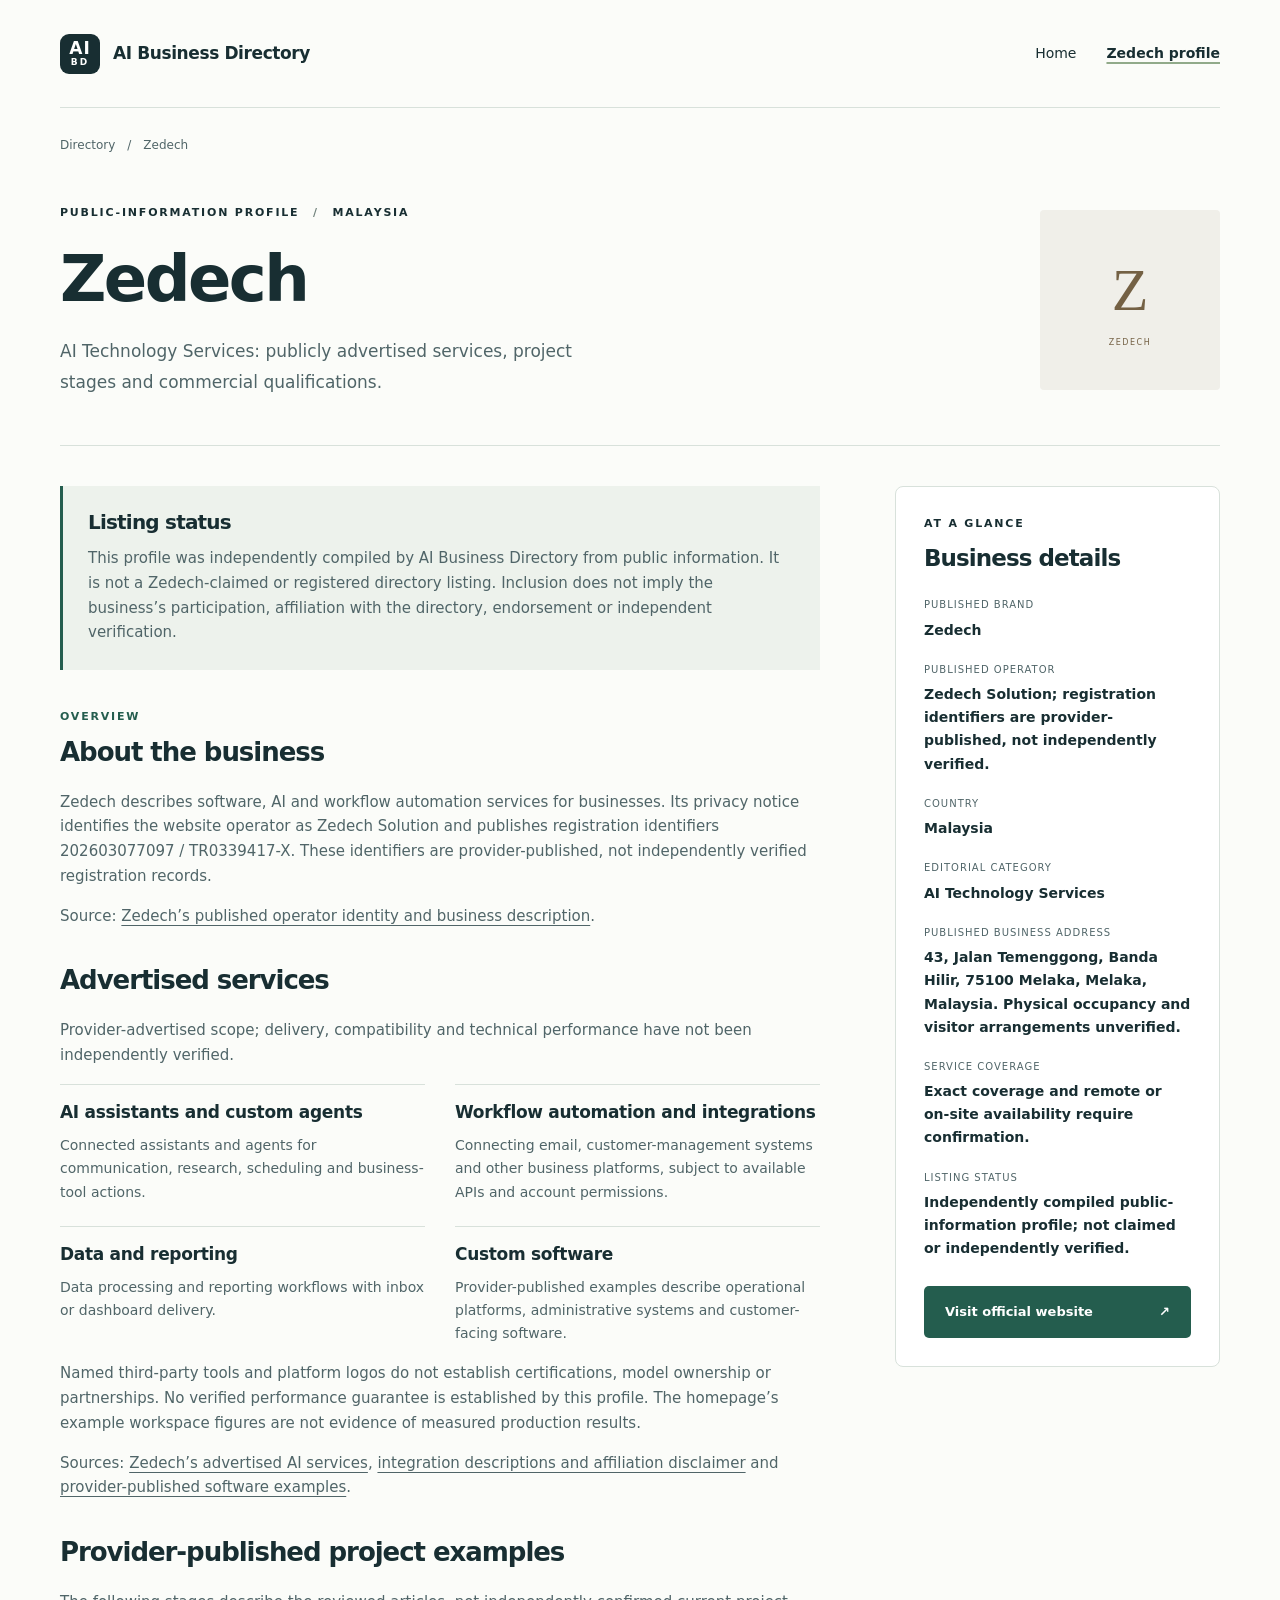
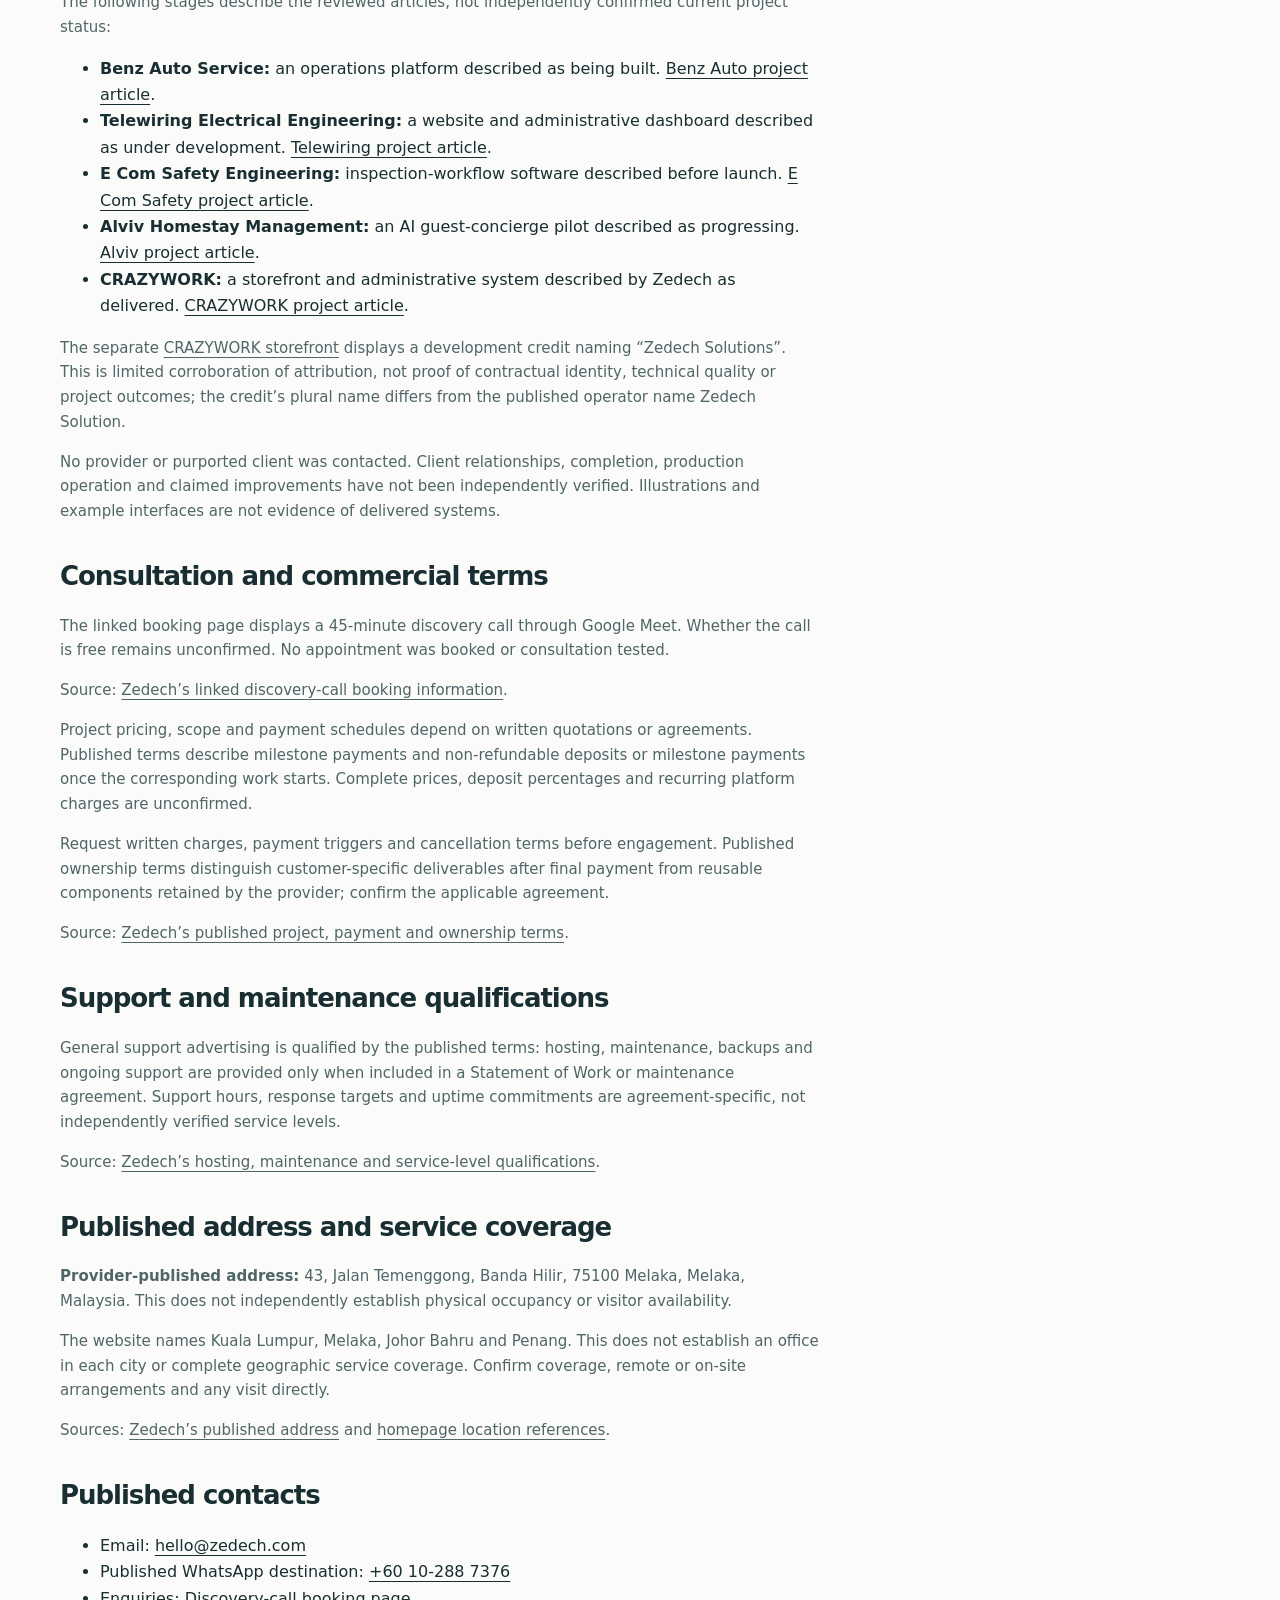
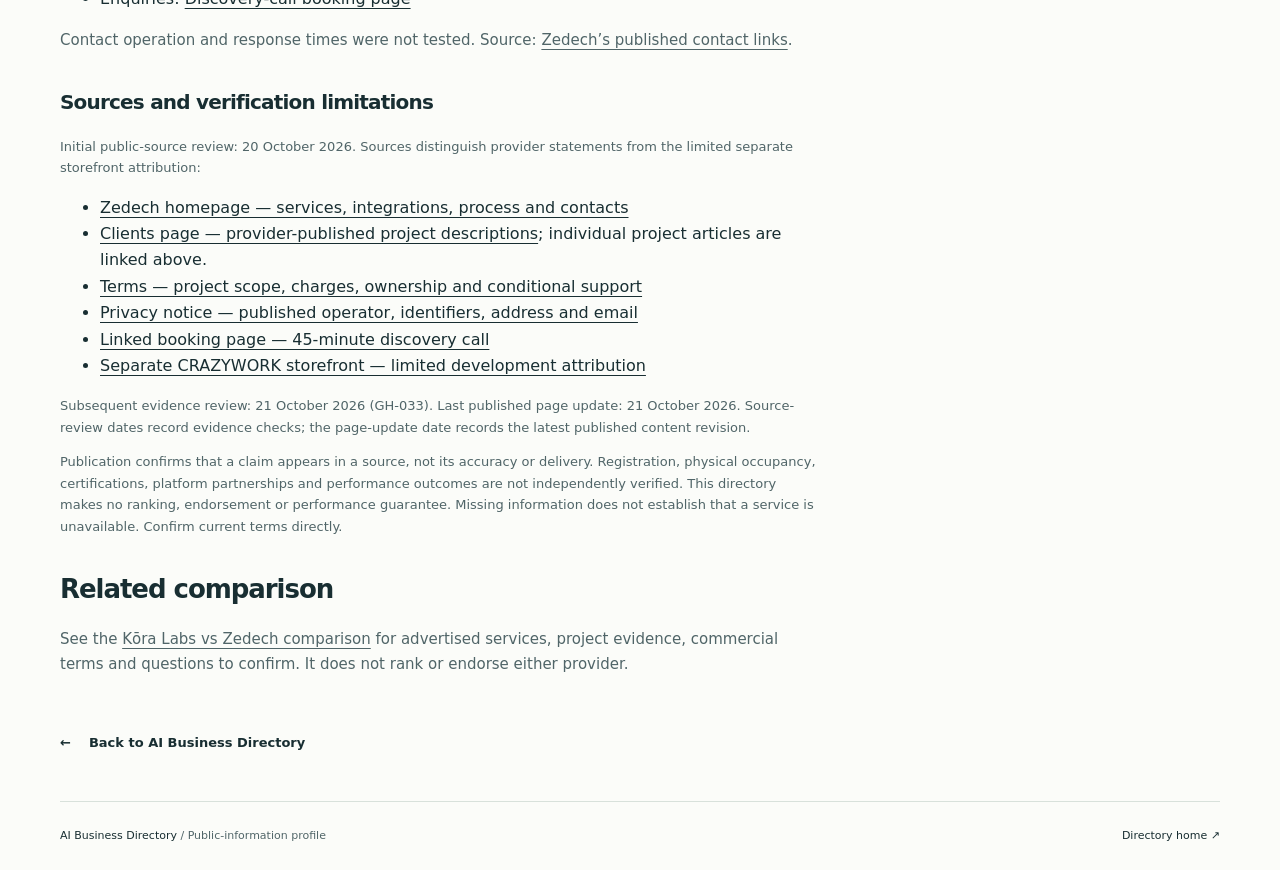
<file: businesses/zedech.html>
<!doctype html>
<html lang="en">
<head>
  <meta charset="utf-8">
  <meta name="viewport" content="width=device-width, initial-scale=1">
  <title>Zedech, Malaysia | AI Business Directory</title>
  <meta name="description" content="Explore Zedech’s advertised AI services, project stages, consultation, commercial terms and public contacts in Malaysia, with source limitations.">
  <link rel="stylesheet" href="../assets/styles.css">
  <link rel="canonical" href="https://aibizdirectoryglobal-maker.github.io/ai-business-directory/businesses/zedech.html">
  <script type="application/ld+json">
{
  "@context": "https://schema.org",
  "@type": "ProfilePage",
  "name": "Zedech — Public-information Profile",
  "inLanguage": "en",
  "dateModified": "2026-10-21",
  "mainEntity": {
    "@type": "Organization",
    "name": "Zedech",
    "url": "https://www.zedech.com/",
    "description": "Zedech advertises AI assistants, custom agents, workflow automation, reporting and custom software. Capabilities, project examples and support arrangements are provider-published, not independently verified outcomes. This independently compiled public-information profile does not imply a claimed or registered directory listing, participation, affiliation, endorsement or independent verification. A 45-minute discovery call is advertised; whether it is free is unconfirmed. Project pricing, payment schedules and support scope depend on written quotations or agreements.",
    "telephone": "+60 10-288 7376",
    "email": "hello@zedech.com"
  },
  "citation": [
    "https://www.zedech.com/",
    "https://www.zedech.com/clients",
    "https://www.zedech.com/blog/client-spotlight-benz-auto",
    "https://www.zedech.com/blog/client-spotlight-telewiring",
    "https://www.zedech.com/blog/client-spotlight-e-com-safety",
    "https://www.zedech.com/blog/client-spotlight-alviv",
    "https://www.zedech.com/blog/client-spotlight-crazywork",
    "https://www.zedech.com/terms",
    "https://www.zedech.com/privacy",
    "https://cal.com/calebzedech/discovery-call",
    "https://www.crazywork.store/"
  ],
  "url": "https://aibizdirectoryglobal-maker.github.io/ai-business-directory/businesses/zedech.html",
  "@id": "https://aibizdirectoryglobal-maker.github.io/ai-business-directory/businesses/zedech.html#webpage"
}
  </script>
</head>
<body>
  <a class="skip-link" href="#main">Skip to content</a>
  <header class="site-header wrap"><a class="brand" href="../index.html"><span class="brand-mark" aria-hidden="true">AI<span>BD</span></span><span>AI Business Directory</span></a><nav aria-label="Main navigation"><a href="../index.html">Home</a><a href="zedech.html" aria-current="page">Zedech profile</a></nav></header>
  <main id="main" class="wrap profile-main" tabindex="-1">
    <nav class="breadcrumb" aria-label="Breadcrumb"><a href="../index.html">Directory</a><span aria-hidden="true">/</span><span aria-current="page">Zedech</span></nav>
    <section class="profile-hero" aria-labelledby="business-name"><div><p class="eyebrow">Public-information profile <span class="divider">/</span> Malaysia</p><h1 id="business-name">Zedech</h1><p class="lead">AI Technology Services: publicly advertised services, project stages and commercial qualifications.</p></div><div class="business-monogram profile-monogram" aria-hidden="true">Z<span>ZEDECH</span></div></section>
    <div class="profile-grid">
      <div class="profile-content">
        <aside class="important-note" aria-labelledby="listing-status-title">
          <h2 id="listing-status-title">Listing status</h2>
          <p>This profile was independently compiled by AI Business Directory from public information. It is not a Zedech-claimed or registered directory listing. Inclusion does not imply the business’s participation, affiliation with the directory, endorsement or independent verification.</p>
        </aside>
        <section aria-labelledby="about-title">
          <p class="eyebrow">Overview</p><h2 id="about-title">About the business</h2>
          <p>Zedech describes software, AI and workflow automation services for businesses. Its privacy notice identifies the website operator as Zedech Solution and publishes registration identifiers 202603077097 / TR0339417-X. These identifiers are provider-published, not independently verified registration records.</p>
          <p class="small muted">Source: <a href="https://www.zedech.com/privacy">Zedech’s published operator identity and business description</a>.</p>
        </section>
        <section aria-labelledby="services-title">
          <h2 id="services-title">Advertised services</h2>
          <p class="small muted">Provider-advertised scope; delivery, compatibility and technical performance have not been independently verified.</p>
          <ul class="service-list">
            <li><h3>AI assistants and custom agents</h3><p>Connected assistants and agents for communication, research, scheduling and business-tool actions.</p></li>
            <li><h3>Workflow automation and integrations</h3><p>Connecting email, customer-management systems and other business platforms, subject to available APIs and account permissions.</p></li>
            <li><h3>Data and reporting</h3><p>Data processing and reporting workflows with inbox or dashboard delivery.</p></li>
            <li><h3>Custom software</h3><p>Provider-published examples describe operational platforms, administrative systems and customer-facing software.</p></li>
          </ul>
          <p>Named third-party tools and platform logos do not establish certifications, model ownership or partnerships. No verified performance guarantee is established by this profile. The homepage’s example workspace figures are not evidence of measured production results.</p>
          <p class="small muted">Sources: <a href="https://www.zedech.com/#services">Zedech’s advertised AI services</a>, <a href="https://www.zedech.com/#integrations">integration descriptions and affiliation disclaimer</a> and <a href="https://www.zedech.com/clients">provider-published software examples</a>.</p>
        </section>
        <section aria-labelledby="examples-title">
          <h2 id="examples-title">Provider-published project examples</h2>
          <p>The following stages describe the reviewed articles, not independently confirmed current project status:</p>
          <ul>
            <li><strong>Benz Auto Service:</strong> an operations platform described as being built. <a href="https://www.zedech.com/blog/client-spotlight-benz-auto">Benz Auto project article</a>.</li>
            <li><strong>Telewiring Electrical Engineering:</strong> a website and administrative dashboard described as under development. <a href="https://www.zedech.com/blog/client-spotlight-telewiring">Telewiring project article</a>.</li>
            <li><strong>E Com Safety Engineering:</strong> inspection-workflow software described before launch. <a href="https://www.zedech.com/blog/client-spotlight-e-com-safety">E Com Safety project article</a>.</li>
            <li><strong>Alviv Homestay Management:</strong> an AI guest-concierge pilot described as progressing. <a href="https://www.zedech.com/blog/client-spotlight-alviv">Alviv project article</a>.</li>
            <li><strong>CRAZYWORK:</strong> a storefront and administrative system described by Zedech as delivered. <a href="https://www.zedech.com/blog/client-spotlight-crazywork">CRAZYWORK project article</a>.</li>
          </ul>
          <p>The separate <a href="https://www.crazywork.store/">CRAZYWORK storefront</a> displays a development credit naming “Zedech Solutions”. This is limited corroboration of attribution, not proof of contractual identity, technical quality or project outcomes; the credit’s plural name differs from the published operator name Zedech Solution.</p>
          <p>No provider or purported client was contacted. Client relationships, completion, production operation and claimed improvements have not been independently verified. Illustrations and example interfaces are not evidence of delivered systems.</p>
        </section>
        <section aria-labelledby="consultation-fees-title">
          <h2 id="consultation-fees-title">Consultation and commercial terms</h2>
          <p>The linked booking page displays a 45-minute discovery call through Google Meet. Whether the call is free remains unconfirmed. No appointment was booked or consultation tested.</p>
          <p class="small muted">Source: <a href="https://cal.com/calebzedech/discovery-call">Zedech’s linked discovery-call booking information</a>.</p>
          <p>Project pricing, scope and payment schedules depend on written quotations or agreements. Published terms describe milestone payments and non-refundable deposits or milestone payments once the corresponding work starts. Complete prices, deposit percentages and recurring platform charges are unconfirmed.</p>
          <p>Request written charges, payment triggers and cancellation terms before engagement. Published ownership terms distinguish customer-specific deliverables after final payment from reusable components retained by the provider; confirm the applicable agreement.</p>
          <p class="small muted">Source: <a href="https://www.zedech.com/terms">Zedech’s published project, payment and ownership terms</a>.</p>
        </section>
        <section aria-labelledby="support-title">
          <h2 id="support-title">Support and maintenance qualifications</h2>
          <p>General support advertising is qualified by the published terms: hosting, maintenance, backups and ongoing support are provided only when included in a Statement of Work or maintenance agreement. Support hours, response targets and uptime commitments are agreement-specific, not independently verified service levels.</p>
          <p class="small muted">Source: <a href="https://www.zedech.com/terms">Zedech’s hosting, maintenance and service-level qualifications</a>.</p>
        </section>
        <section aria-labelledby="location-title">
          <h2 id="location-title">Published address and service coverage</h2>
          <p><strong>Provider-published address:</strong> 43, Jalan Temenggong, Banda Hilir, 75100 Melaka, Melaka, Malaysia. This does not independently establish physical occupancy or visitor availability.</p>
          <p>The website names Kuala Lumpur, Melaka, Johor Bahru and Penang. This does not establish an office in each city or complete geographic service coverage. Confirm coverage, remote or on-site arrangements and any visit directly.</p>
          <p class="small muted">Sources: <a href="https://www.zedech.com/privacy">Zedech’s published address</a> and <a href="https://www.zedech.com/">homepage location references</a>.</p>
        </section>
        <section aria-labelledby="contact-title">
          <h2 id="contact-title">Published contacts</h2>
          <ul><li>Email: <a href="mailto:hello@zedech.com">hello@zedech.com</a></li><li>Published WhatsApp destination: <a href="https://wa.me/60102887376">+60 10-288 7376</a></li><li>Enquiries: <a href="https://cal.com/calebzedech/discovery-call">Discovery-call booking page</a></li></ul>
          <p class="small muted">Contact operation and response times were not tested. Source: <a href="https://www.zedech.com/">Zedech’s published contact links</a>.</p>
        </section>
        <section class="source-note" aria-labelledby="sources-title">
          <h2 id="sources-title">Sources and verification limitations</h2>
          <p>Initial public-source review: <time datetime="2026-10-20">20 October 2026</time>. Sources distinguish provider statements from the limited separate storefront attribution:</p>
          <ul>
            <li><a href="https://www.zedech.com/">Zedech homepage — services, integrations, process and contacts</a></li>
            <li><a href="https://www.zedech.com/clients">Clients page — provider-published project descriptions</a>; individual project articles are linked above.</li>
            <li><a href="https://www.zedech.com/terms">Terms — project scope, charges, ownership and conditional support</a></li>
            <li><a href="https://www.zedech.com/privacy">Privacy notice — published operator, identifiers, address and email</a></li>
            <li><a href="https://cal.com/calebzedech/discovery-call">Linked booking page — 45-minute discovery call</a></li>
            <li><a href="https://www.crazywork.store/">Separate CRAZYWORK storefront — limited development attribution</a></li>
          </ul>
          <p class="small muted">Subsequent evidence review: <time datetime="2026-10-21">21 October 2026</time> (GH-033). Last published page update: <time datetime="2026-10-21">21 October 2026</time>. Source-review dates record evidence checks; the page-update date records the latest published content revision.</p>
          <p>Publication confirms that a claim appears in a source, not its accuracy or delivery. Registration, physical occupancy, certifications, platform partnerships and performance outcomes are not independently verified. This directory makes no ranking, endorsement or performance guarantee. Missing information does not establish that a service is unavailable. Confirm current terms directly.</p>
        </section>
        <section aria-labelledby="comparison-title">
          <h2 id="comparison-title">Related comparison</h2>
          <p>See the <a href="../comparisons/kora-labs-vs-zedech.html">Kōra Labs vs Zedech comparison</a> for advertised services, project evidence, commercial terms and questions to confirm. It does not rank or endorse either provider.</p>
        </section>
      </div>
      <aside class="facts-panel" aria-labelledby="facts-title"><p class="eyebrow">At a glance</p><h2 id="facts-title">Business details</h2><dl><dt>Published brand</dt><dd>Zedech</dd><dt>Published operator</dt><dd>Zedech Solution; registration identifiers are provider-published, not independently verified.</dd><dt>Country</dt><dd>Malaysia</dd><dt>Editorial category</dt><dd>AI Technology Services</dd><dt>Published business address</dt><dd>43, Jalan Temenggong, Banda Hilir, 75100 Melaka, Melaka, Malaysia. Physical occupancy and visitor arrangements unverified.</dd><dt>Service coverage</dt><dd>Exact coverage and remote or on-site availability require confirmation.</dd><dt>Listing status</dt><dd>Independently compiled public-information profile; not claimed or independently verified.</dd></dl><a class="button" href="https://www.zedech.com/">Visit official website <span aria-hidden="true">↗</span></a></aside>
    </div>
    <div class="back-link"><a class="text-link" href="../index.html"><span aria-hidden="true">←</span> Back to AI Business Directory</a></div>
  </main>
  <footer class="site-footer wrap"><span>AI Business Directory <span class="muted">/ Public-information profile</span></span><a href="../index.html">Directory home <span aria-hidden="true">↗</span></a></footer>
</body>
</html>
</file>
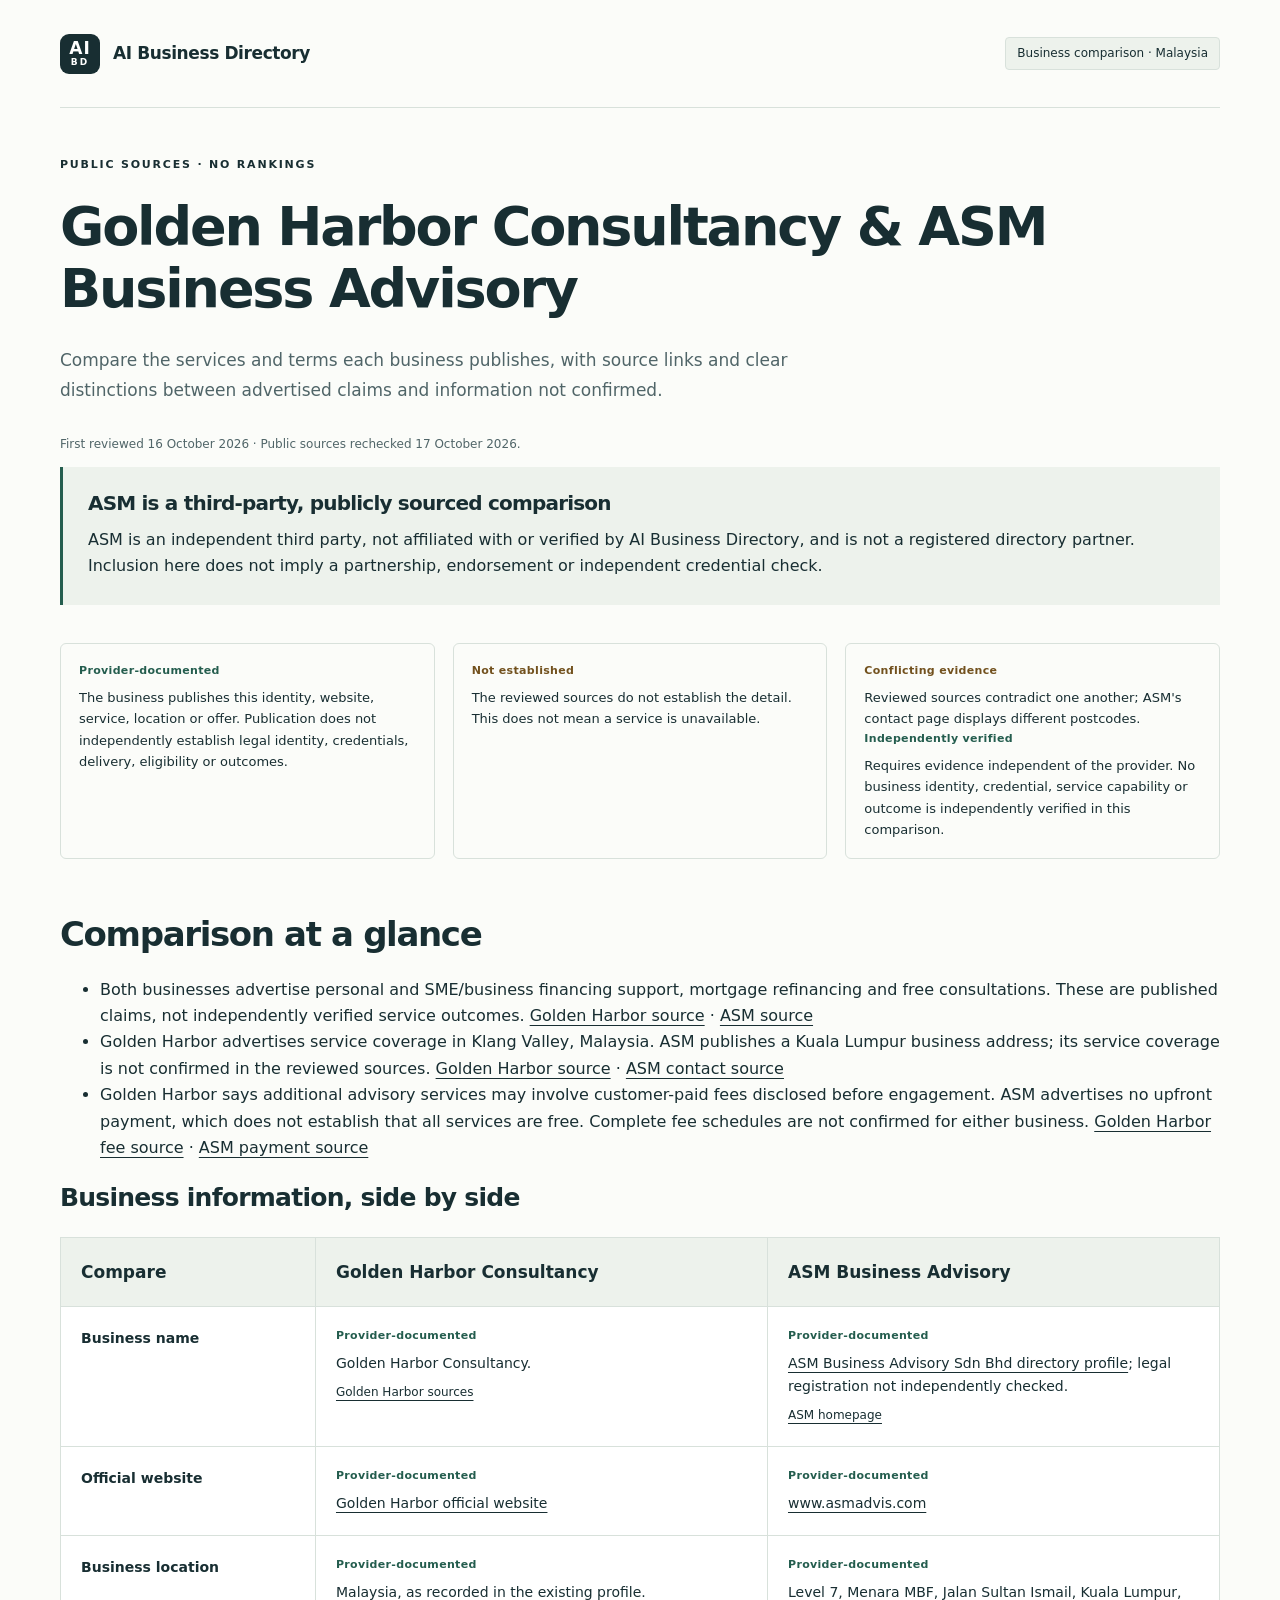
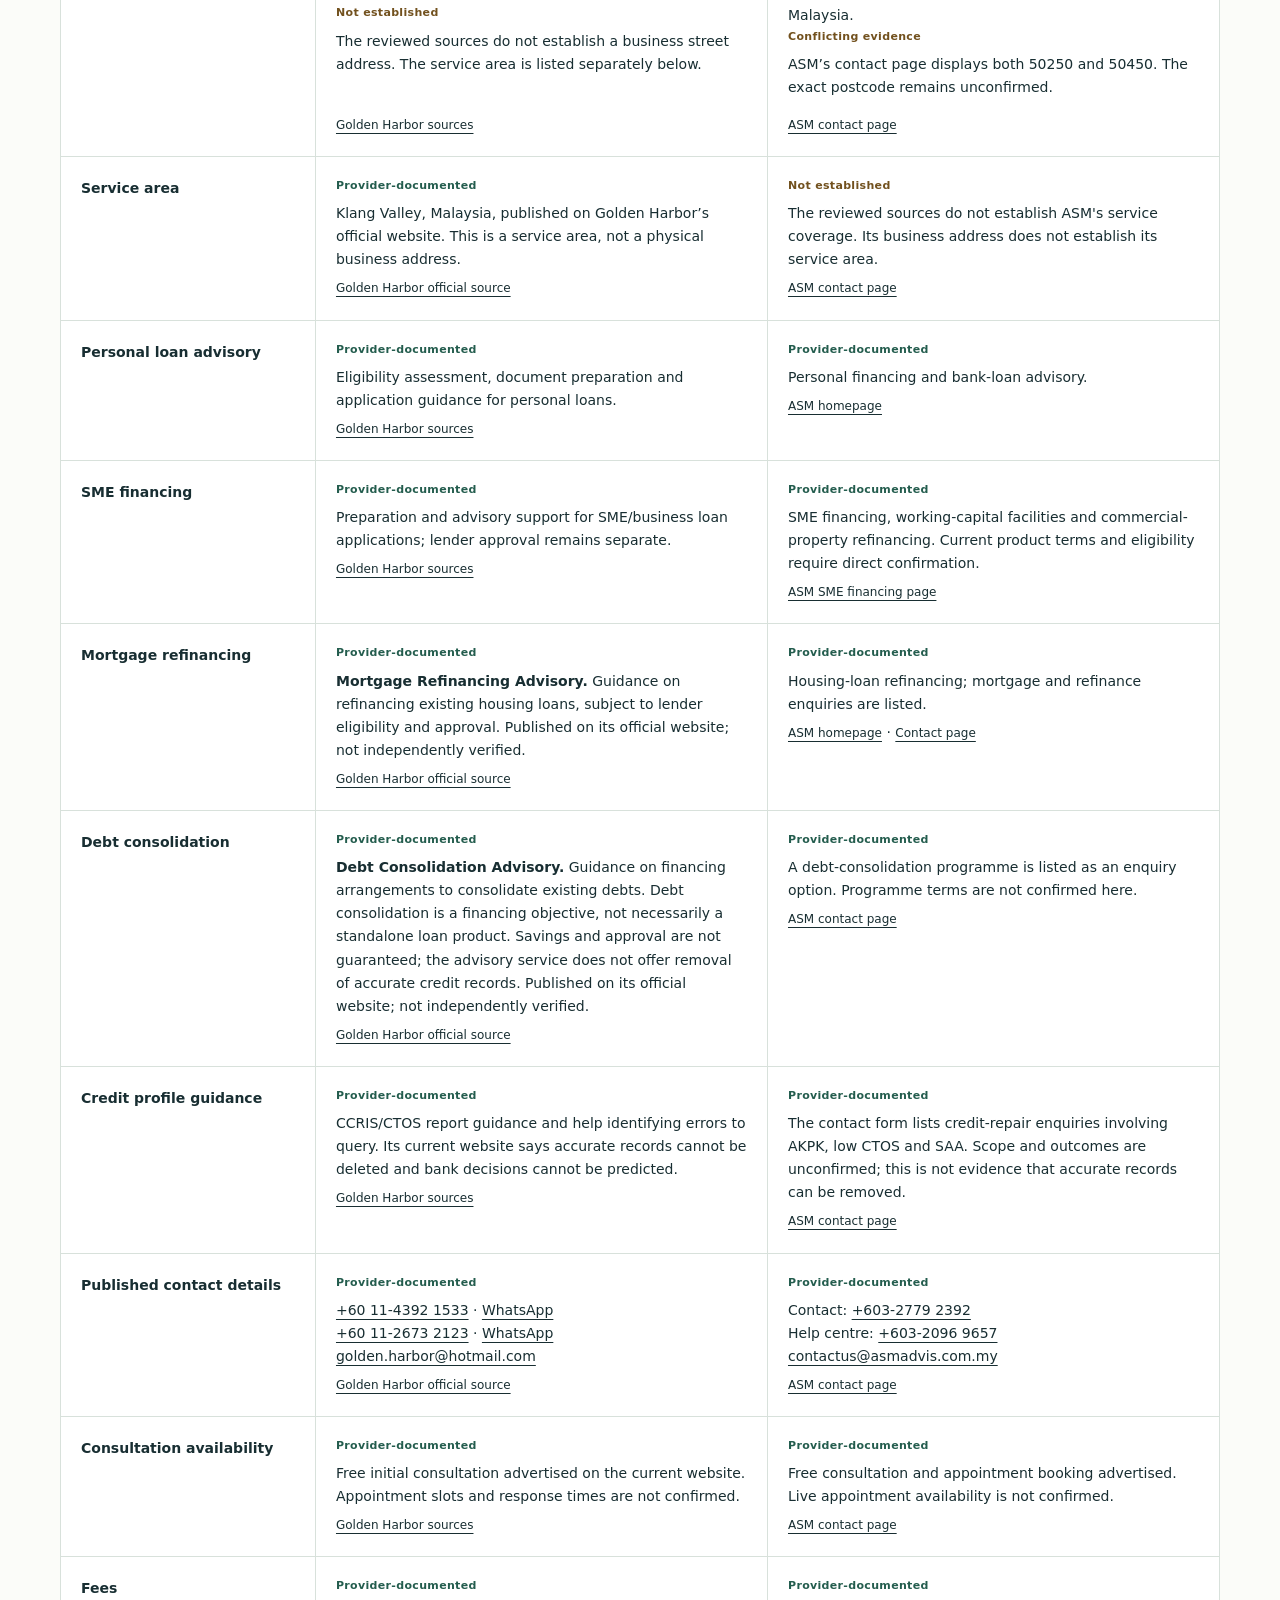
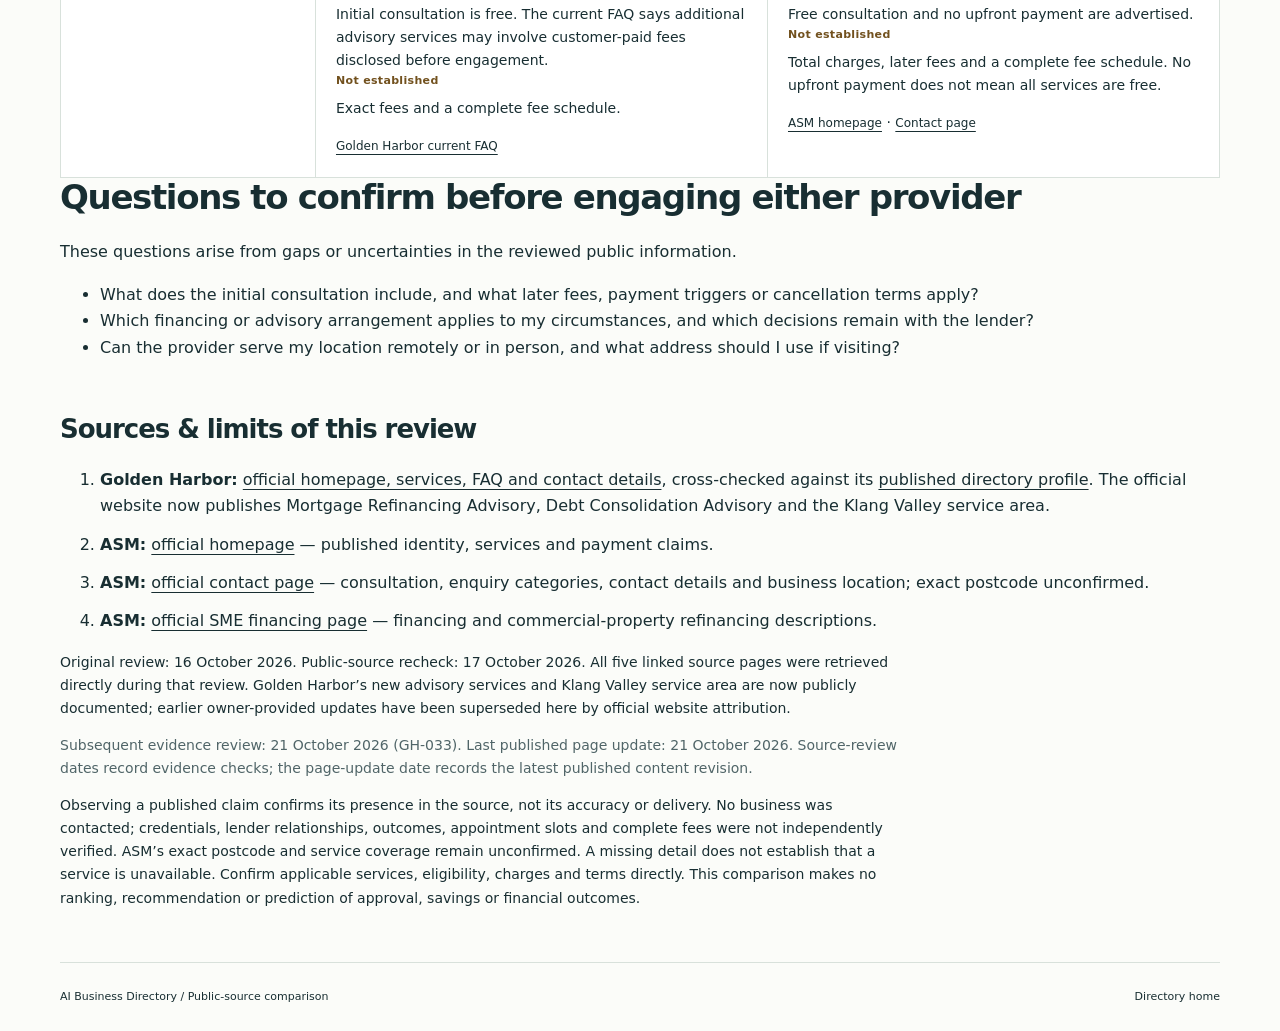
<file: comparisons/golden-harbor-vs-asm.html>
<!doctype html>
<html lang="en">
<head>
  <meta charset="utf-8">
  <meta name="viewport" content="width=device-width, initial-scale=1">
  <meta name="robots" content="index, follow">
  <meta name="description" content="Compare publicly advertised services, service areas, consultation terms and fees for Golden Harbor Consultancy and ASM Business Advisory in Malaysia.">
  <title>Golden Harbor vs ASM Business Advisory | AI Business Directory</title>
  <link rel="stylesheet" href="../assets/styles.css">
  <style>
    .comparison-intro { padding-block:48px 28px; }
    .comparison-intro h1 { max-width:1000px; font-size:clamp(32px,4.4vw,54px); }
    .comparison-intro .lead { max-width:800px; }
    .local-label { padding:6px 11px; background:var(--wash); border:1px solid var(--line); border-radius:4px; font-size:12px; }
    .legend { display:grid; grid-template-columns:repeat(3,minmax(0,1fr)); gap:18px; margin-bottom:28px; }
    .legend p { margin:0; padding:18px; border:1px solid var(--line); border-radius:6px; font-size:13px; }
    .evidence { display:block; color:var(--green); font-size:11px; font-weight:700; letter-spacing:.03em; margin-bottom:7px; }
    .unconfirmed { color:#72511e; }
    .comparison-table { width:100%; border-collapse:collapse; table-layout:fixed; background:white; font-size:14px; }
    .comparison-table caption { text-align:left; font-size:25px; font-weight:620; margin-bottom:18px; letter-spacing:-.03em; }
    .comparison-table th,.comparison-table td { text-align:left; vertical-align:top; border:1px solid var(--line); padding:20px; overflow-wrap:anywhere; }
    .comparison-table thead th { background:var(--wash); font-size:17px; }
    .comparison-table thead th:first-child { width:22%; }
    .comparison-table tbody th { font-size:14px; font-weight:650; }
    .comparison-table p { margin-bottom:9px; }
    .comparison-table p:last-child { margin-bottom:0; }
    .citation { display:inline-block; font-size:12px; margin-top:8px; }
    .mobile-business { display:none; }
    .comparison-sources { padding-block:38px; }
    .comparison-sources h2 { font-size:26px; }
    .comparison-sources li { margin-bottom:12px; overflow-wrap:anywhere; }
    .comparison-sources p { max-width:850px; font-size:14px; }
    @media(max-width:720px) {
      .comparison-intro { padding-top:32px; }
      .legend { grid-template-columns:1fr; gap:10px; }
      .comparison-table,.comparison-table tbody { display:block; }
      .comparison-table caption { display:block; }
      .comparison-table thead { position:absolute; width:1px; height:1px; overflow:hidden; clip-path:inset(50%); }
      .comparison-table tr { display:block; margin-bottom:18px; border:1px solid var(--line); border-radius:6px; overflow:hidden; }
      .comparison-table tbody th,.comparison-table td { display:block; width:100%; border:0; padding:18px; }
      .comparison-table tbody th { background:var(--wash); font-size:17px; }
      .comparison-table td+td { border-top:1px solid var(--line); }
      .mobile-business { display:block; font-size:14px; font-weight:700; margin-bottom:12px; }
    }
  </style>
  <link rel="canonical" href="https://aibizdirectoryglobal-maker.github.io/ai-business-directory/comparisons/golden-harbor-vs-asm.html">
  <script type="application/ld+json">
{
  "@context": "https://schema.org",
  "@type": "WebPage",
  "@id": "https://aibizdirectoryglobal-maker.github.io/ai-business-directory/comparisons/golden-harbor-vs-asm.html#webpage",
  "url": "https://aibizdirectoryglobal-maker.github.io/ai-business-directory/comparisons/golden-harbor-vs-asm.html",
  "name": "Golden Harbor Consultancy vs ASM Business Advisory",
  "description": "A neutral comparison of publicly advertised services, service areas, consultations and fees; business claims are not independently verified.",
  "inLanguage": "en",
  "dateModified": "2026-10-21",
  "about": [
    {
      "@type": "Organization",
      "name": "Golden Harbor Consultancy",
      "url": "https://goldenharborconsultancy.github.io/goldenharbor/"
    },
    {
      "@type": "Organization",
      "name": "ASM Business Advisory Sdn Bhd",
      "url": "https://www.asmadvis.com/"
    }
  ],
  "citation": [
    "https://goldenharborconsultancy.github.io/goldenharbor/",
    "https://aibizdirectoryglobal-maker.github.io/ai-business-directory/businesses/golden-harbor.html",
    "https://www.asmadvis.com/",
    "https://www.asmadvis.com/contact-us",
    "https://www.asmadvis.com/sme-financing"
  ]
}
  </script>
</head>
<body>
  <a class="skip-link" href="#main">Skip to comparison</a>
  <header class="site-header wrap">
    <a class="brand" href="../index.html"><span class="brand-mark" aria-hidden="true">AI<span>BD</span></span><span>AI Business Directory</span></a>
    <span class="local-label">Business comparison · Malaysia</span>
  </header>
  <main id="main" class="wrap">
    <section class="comparison-intro" aria-labelledby="comparison-title">
      <p class="eyebrow">Public sources · No rankings</p>
      <h1 id="comparison-title">Golden Harbor Consultancy &amp; ASM Business Advisory</h1>
      <p class="lead">Compare the services and terms each business publishes, with source links and clear distinctions between advertised claims and information not confirmed.</p>
      <p class="small muted">First reviewed <time datetime="2026-10-16">16 October 2026</time> · Public sources rechecked <time datetime="2026-10-17">17 October 2026</time>.</p>
      <aside class="important-note" aria-labelledby="status-title">
        <h2 id="status-title">ASM is a third-party, publicly sourced comparison</h2>
        <p>ASM is an independent third party, not affiliated with or verified by AI Business Directory, and is not a registered directory partner. Inclusion here does not imply a partnership, endorsement or independent credential check.</p>
      </aside>
      <div class="legend" aria-label="How to read the evidence labels">
        <p><span class="evidence">Provider-documented</span>The business publishes this identity, website, service, location or offer. Publication does not independently establish legal identity, credentials, delivery, eligibility or outcomes.</p>
        <p><span class="evidence unconfirmed">Not established</span>The reviewed sources do not establish the detail. This does not mean a service is unavailable.</p>
        <p><span class="evidence unconfirmed">Conflicting evidence</span>Reviewed sources contradict one another; ASM's contact page displays different postcodes.<br><span class="evidence">Independently verified</span>Requires evidence independent of the provider. No business identity, credential, service capability or outcome is independently verified in this comparison.</p>
      </div>
    </section>
    <section aria-labelledby="summary-title">
      <h2 id="summary-title">Comparison at a glance</h2>
      <ul>
        <li>Both businesses advertise personal and SME/business financing
          support, mortgage refinancing and free consultations. These are
          published claims, not independently verified service outcomes.
          <a href="#source-gh">Golden Harbor source</a> ·
          <a href="#source-asm-home">ASM source</a></li>
        <li>Golden Harbor advertises service coverage in Klang Valley,
          Malaysia. ASM publishes a Kuala Lumpur business address;
          its service coverage is not confirmed in the reviewed sources.
          <a href="#source-gh">Golden Harbor source</a> ·
          <a href="#source-asm-contact">ASM contact source</a></li>
        <li>Golden Harbor says additional advisory services may involve
          customer-paid fees disclosed before engagement. ASM advertises
          no upfront payment, which does not establish that all services
          are free. Complete fee schedules are not confirmed for either
          business.
          <a href="#source-gh">Golden Harbor fee source</a> ·
          <a href="#source-asm-home">ASM payment source</a></li>
      </ul>
    </section>
    <table class="comparison-table" role="table" aria-describedby="comparison-limitations">
      <caption>Business information, side by side</caption>
      <thead role="rowgroup"><tr role="row"><th scope="col" role="columnheader">Compare</th><th scope="col" role="columnheader">Golden Harbor Consultancy</th><th scope="col" role="columnheader">ASM Business Advisory</th></tr></thead>
      <tbody role="rowgroup">
        <tr role="row"><th scope="row" role="rowheader">Business name</th>
          <td role="cell"><span class="mobile-business" aria-hidden="true">Golden Harbor</span><span class="evidence">Provider-documented</span>Golden Harbor Consultancy.<br><a class="citation" href="#source-gh">Golden Harbor sources</a></td>
          <td role="cell"><span class="mobile-business" aria-hidden="true">ASM</span><span class="evidence">Provider-documented</span><a href="../businesses/asm-business-advisory.html">ASM Business Advisory Sdn Bhd directory profile</a>; legal registration not independently checked.<br><a class="citation" href="#source-asm-home">ASM homepage</a></td></tr>
        <tr role="row"><th scope="row" role="rowheader">Official website</th>
          <td role="cell"><span class="mobile-business" aria-hidden="true">Golden Harbor</span><span class="evidence">Provider-documented</span><a href="https://goldenharborconsultancy.github.io/goldenharbor/">Golden Harbor official website</a></td>
          <td role="cell"><span class="mobile-business" aria-hidden="true">ASM</span><span class="evidence">Provider-documented</span><a href="https://www.asmadvis.com/">www.asmadvis.com</a></td></tr>
        <tr role="row"><th scope="row" role="rowheader">Business location</th>
          <td role="cell"><span class="mobile-business" aria-hidden="true">Golden Harbor</span><span class="evidence">Provider-documented</span>Malaysia, as recorded in the existing profile.<p><span class="evidence unconfirmed">Not established</span>The reviewed sources do not establish a business street address. The service area is listed separately below.</p><br><a class="citation" href="#source-gh">Golden Harbor sources</a></td>
          <td role="cell"><span class="mobile-business" aria-hidden="true">ASM</span><span class="evidence">Provider-documented</span>Level 7, Menara MBF, Jalan Sultan Ismail, Kuala Lumpur, Malaysia.<p><span class="evidence unconfirmed">Conflicting evidence</span>ASM’s contact page displays both 50250 and 50450. The exact postcode remains unconfirmed.</p><a class="citation" href="#source-asm-contact">ASM contact page</a></td></tr>
        <tr role="row"><th scope="row" role="rowheader">Service area</th>
          <td role="cell"><span class="mobile-business" aria-hidden="true">Golden Harbor</span><span class="evidence">Provider-documented</span>Klang Valley, Malaysia, published on Golden Harbor’s official website. This is a service area, not a physical business address.<br><a class="citation" href="#source-gh">Golden Harbor official source</a></td>
          <td role="cell"><span class="mobile-business" aria-hidden="true">ASM</span><span class="evidence unconfirmed">Not established</span>The reviewed sources do not establish ASM's service coverage. Its business address does not establish its service area.<br><a class="citation" href="#source-asm-contact">ASM contact page</a></td></tr>
        <tr role="row"><th scope="row" role="rowheader">Personal loan advisory</th>
          <td role="cell"><span class="mobile-business" aria-hidden="true">Golden Harbor</span><span class="evidence">Provider-documented</span>Eligibility assessment, document preparation and application guidance for personal loans.<br><a class="citation" href="#source-gh">Golden Harbor sources</a></td>
          <td role="cell"><span class="mobile-business" aria-hidden="true">ASM</span><span class="evidence">Provider-documented</span>Personal financing and bank-loan advisory.<br><a class="citation" href="#source-asm-home">ASM homepage</a></td></tr>
        <tr role="row"><th scope="row" role="rowheader">SME financing</th>
          <td role="cell"><span class="mobile-business" aria-hidden="true">Golden Harbor</span><span class="evidence">Provider-documented</span>Preparation and advisory support for SME/business loan applications; lender approval remains separate.<br><a class="citation" href="#source-gh">Golden Harbor sources</a></td>
          <td role="cell"><span class="mobile-business" aria-hidden="true">ASM</span><span class="evidence">Provider-documented</span>SME financing, working-capital facilities and commercial-property refinancing. Current product terms and eligibility require direct confirmation.<br><a class="citation" href="#source-asm-sme">ASM SME financing page</a></td></tr>
        <tr role="row"><th scope="row" role="rowheader">Mortgage refinancing</th>
          <td role="cell"><span class="mobile-business" aria-hidden="true">Golden Harbor</span><span class="evidence">Provider-documented</span><strong>Mortgage Refinancing Advisory.</strong> Guidance on refinancing existing housing loans, subject to lender eligibility and approval. Published on its official website; not independently verified.<br><a class="citation" href="#source-gh">Golden Harbor official source</a></td>
          <td role="cell"><span class="mobile-business" aria-hidden="true">ASM</span><span class="evidence">Provider-documented</span>Housing-loan refinancing; mortgage and refinance enquiries are listed.<br><a class="citation" href="#source-asm-home">ASM homepage</a> · <a class="citation" href="#source-asm-contact">Contact page</a></td></tr>
        <tr role="row"><th scope="row" role="rowheader">Debt consolidation</th>
          <td role="cell"><span class="mobile-business" aria-hidden="true">Golden Harbor</span><span class="evidence">Provider-documented</span><strong>Debt Consolidation Advisory.</strong> Guidance on financing arrangements to consolidate existing debts. Debt consolidation is a financing objective, not necessarily a standalone loan product. Savings and approval are not guaranteed; the advisory service does not offer removal of accurate credit records. Published on its official website; not independently verified.<br><a class="citation" href="#source-gh">Golden Harbor official source</a></td>
          <td role="cell"><span class="mobile-business" aria-hidden="true">ASM</span><span class="evidence">Provider-documented</span>A debt-consolidation programme is listed as an enquiry option. Programme terms are not confirmed here.<br><a class="citation" href="#source-asm-contact">ASM contact page</a></td></tr>
        <tr role="row"><th scope="row" role="rowheader">Credit profile guidance</th>
          <td role="cell"><span class="mobile-business" aria-hidden="true">Golden Harbor</span><span class="evidence">Provider-documented</span>CCRIS/CTOS report guidance and help identifying errors to query. Its current website says accurate records cannot be deleted and bank decisions cannot be predicted.<br><a class="citation" href="#source-gh">Golden Harbor sources</a></td>
          <td role="cell"><span class="mobile-business" aria-hidden="true">ASM</span><span class="evidence">Provider-documented</span>The contact form lists credit-repair enquiries involving AKPK, low CTOS and SAA. Scope and outcomes are unconfirmed; this is not evidence that accurate records can be removed.<br><a class="citation" href="#source-asm-contact">ASM contact page</a></td></tr>
        <tr role="row"><th scope="row" role="rowheader">Published contact details</th>
          <td role="cell"><span class="mobile-business" aria-hidden="true">Golden Harbor</span><span class="evidence">Provider-documented</span><a href="tel:+601143921533">+60 11-4392 1533</a> · <a href="https://wa.me/601143921533">WhatsApp</a><br><a href="tel:+601126732123">+60 11-2673 2123</a> · <a href="https://wa.me/601126732123">WhatsApp</a><br><a href="mailto:golden.harbor@hotmail.com">golden.harbor@hotmail.com</a><br><a class="citation" href="#source-gh">Golden Harbor official source</a></td>
          <td role="cell"><span class="mobile-business" aria-hidden="true">ASM</span><span class="evidence">Provider-documented</span>Contact: <a href="tel:+60327792392">+603-2779 2392</a><br>Help centre: <a href="tel:+60320969657">+603-2096 9657</a><br><a href="mailto:contactus@asmadvis.com.my">contactus@asmadvis.com.my</a><br><a class="citation" href="#source-asm-contact">ASM contact page</a></td></tr>
        <tr role="row"><th scope="row" role="rowheader">Consultation availability</th>
          <td role="cell"><span class="mobile-business" aria-hidden="true">Golden Harbor</span><span class="evidence">Provider-documented</span>Free initial consultation advertised on the current website. Appointment slots and response times are not confirmed.<br><a class="citation" href="#source-gh">Golden Harbor sources</a></td>
          <td role="cell"><span class="mobile-business" aria-hidden="true">ASM</span><span class="evidence">Provider-documented</span>Free consultation and appointment booking advertised. Live appointment availability is not confirmed.<br><a class="citation" href="#source-asm-contact">ASM contact page</a></td></tr>
        <tr role="row"><th scope="row" role="rowheader">Fees</th>
          <td role="cell"><span class="mobile-business" aria-hidden="true">Golden Harbor</span><span class="evidence">Provider-documented</span>Initial consultation is free. The current FAQ says additional advisory services may involve customer-paid fees disclosed before engagement.<p><span class="evidence unconfirmed">Not established</span>Exact fees and a complete fee schedule.</p><a class="citation" href="#source-gh">Golden Harbor current FAQ</a></td>
          <td role="cell"><span class="mobile-business" aria-hidden="true">ASM</span><span class="evidence">Provider-documented</span>Free consultation and no upfront payment are advertised.<p><span class="evidence unconfirmed">Not established</span>Total charges, later fees and a complete fee schedule. No upfront payment does not mean all services are free.</p><a class="citation" href="#source-asm-home">ASM homepage</a> · <a class="citation" href="#source-asm-contact">Contact page</a></td></tr>
      </tbody>
    </table>
    <section aria-labelledby="questions-title">
      <h2 id="questions-title">Questions to confirm before engaging either provider</h2>
      <p>These questions arise from gaps or uncertainties in the reviewed public information.</p>
      <ul>
        <li>What does the initial consultation include, and what later fees, payment triggers or cancellation terms apply?</li>
        <li>Which financing or advisory arrangement applies to my circumstances, and which decisions remain with the lender?</li>
        <li>Can the provider serve my location remotely or in person, and what address should I use if visiting?</li>
      </ul>
    </section>
    <section class="comparison-sources" aria-labelledby="sources-title">
      <h2 id="sources-title">Sources &amp; limits of this review</h2>
      <ol>
        <li id="source-gh"><strong>Golden Harbor:</strong> <a href="https://goldenharborconsultancy.github.io/goldenharbor/">official homepage, services, FAQ and contact details</a>, cross-checked against its <a href="../businesses/golden-harbor.html">published directory profile</a>. The official website now publishes Mortgage Refinancing Advisory, Debt Consolidation Advisory and the Klang Valley service area.</li>
        <li id="source-asm-home"><strong>ASM:</strong> <a href="https://www.asmadvis.com/">official homepage</a> — published identity, services and payment claims.</li>
        <li id="source-asm-contact"><strong>ASM:</strong> <a href="https://www.asmadvis.com/contact-us">official contact page</a> — consultation, enquiry categories, contact details and business location; exact postcode unconfirmed.</li>
        <li id="source-asm-sme"><strong>ASM:</strong> <a href="https://www.asmadvis.com/sme-financing">official SME financing page</a> — financing and commercial-property refinancing descriptions.</li>
      </ol>
      <p id="comparison-limitations">Original review: <time datetime="2026-10-16">16 October 2026</time>. Public-source recheck: <time datetime="2026-10-17">17 October 2026</time>. All five linked source pages were retrieved directly during that review. Golden Harbor’s new advisory services and Klang Valley service area are now publicly documented; earlier owner-provided updates have been superseded here by official website attribution.</p>
      <p class="small muted">Subsequent evidence review: <time datetime="2026-10-21">21 October 2026</time> (GH-033). Last published page update: <time datetime="2026-10-21">21 October 2026</time>. Source-review dates record evidence checks; the page-update date records the latest published content revision.</p>
      <p>Observing a published claim confirms its presence in the source, not its accuracy or delivery. No business was contacted; credentials, lender relationships, outcomes, appointment slots and complete fees were not independently verified. ASM’s exact postcode and service coverage remain unconfirmed. A missing detail does not establish that a service is unavailable. Confirm applicable services, eligibility, charges and terms directly. This comparison makes no ranking, recommendation or prediction of approval, savings or financial outcomes.</p>
    </section>
  </main>
  <footer class="site-footer wrap"><span>AI Business Directory / Public-source comparison</span><a href="../index.html">Directory home</a></footer>
</body>
</html>
</file>
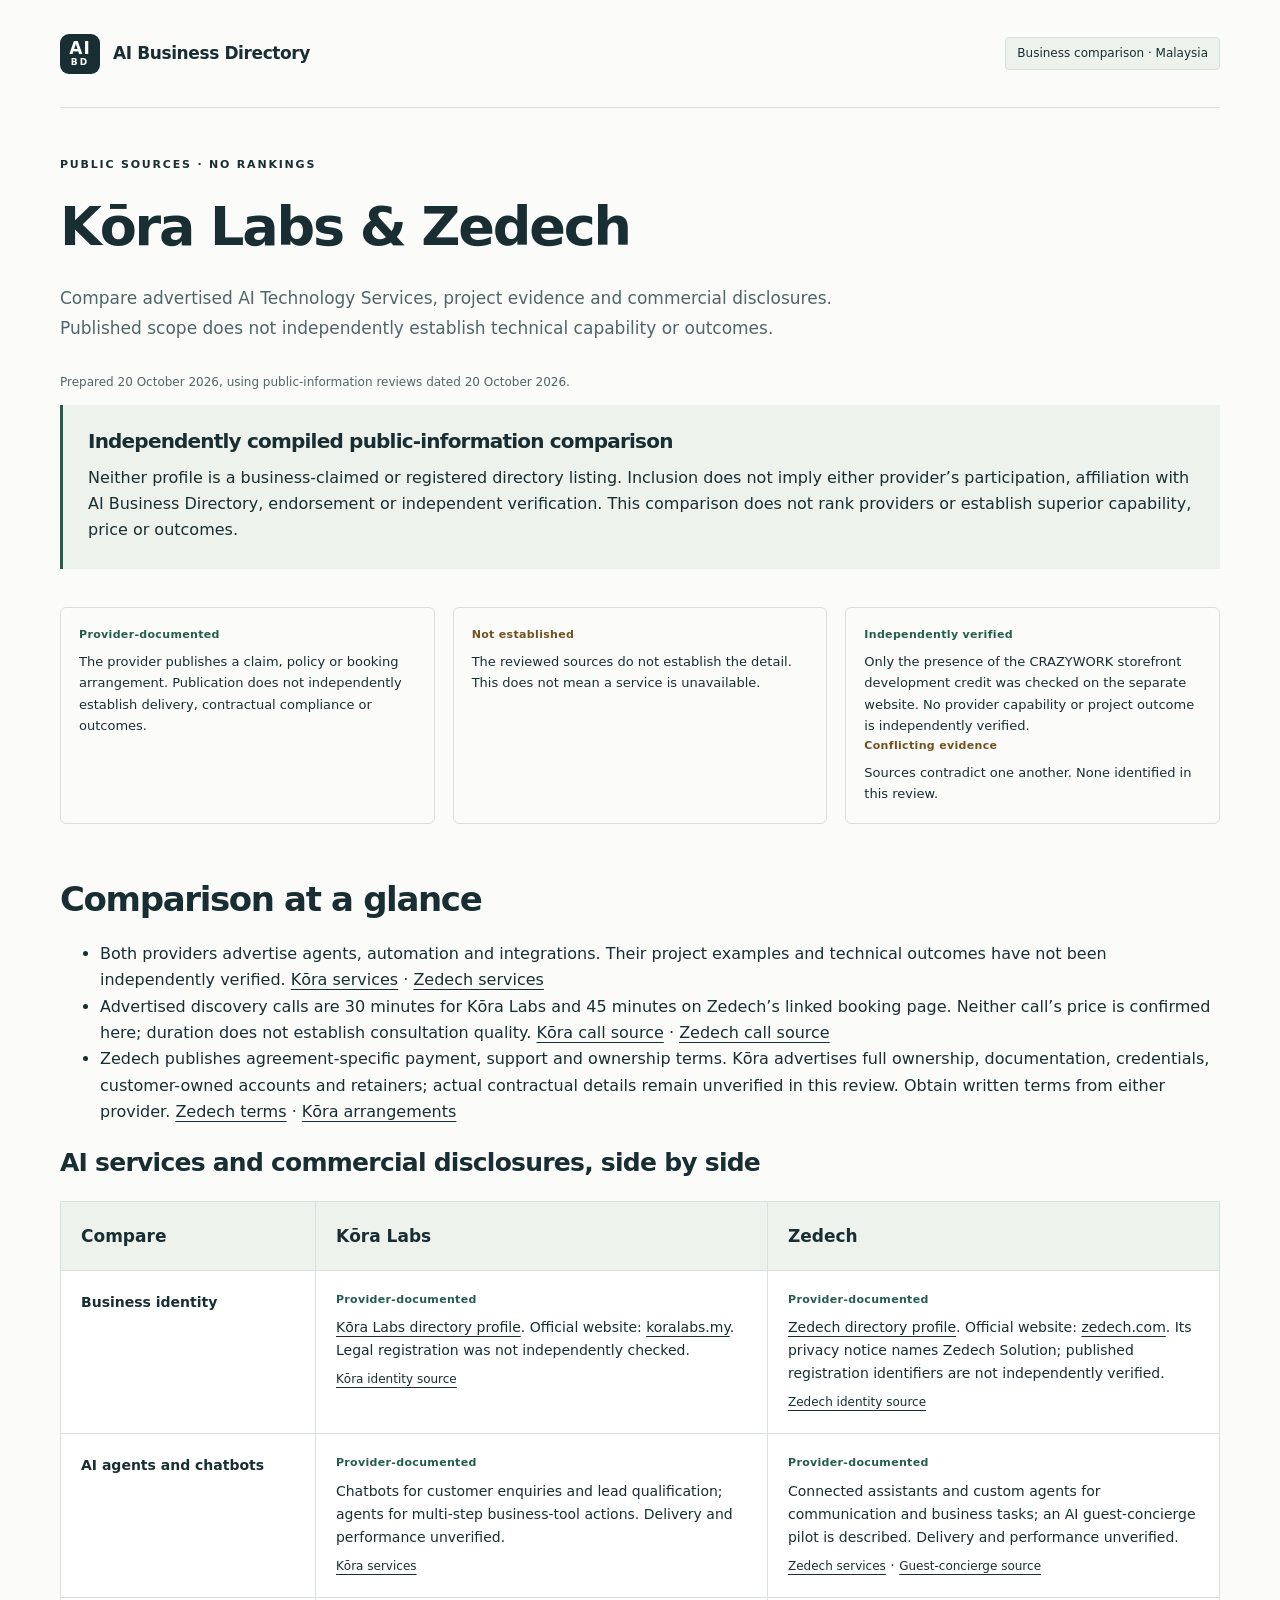
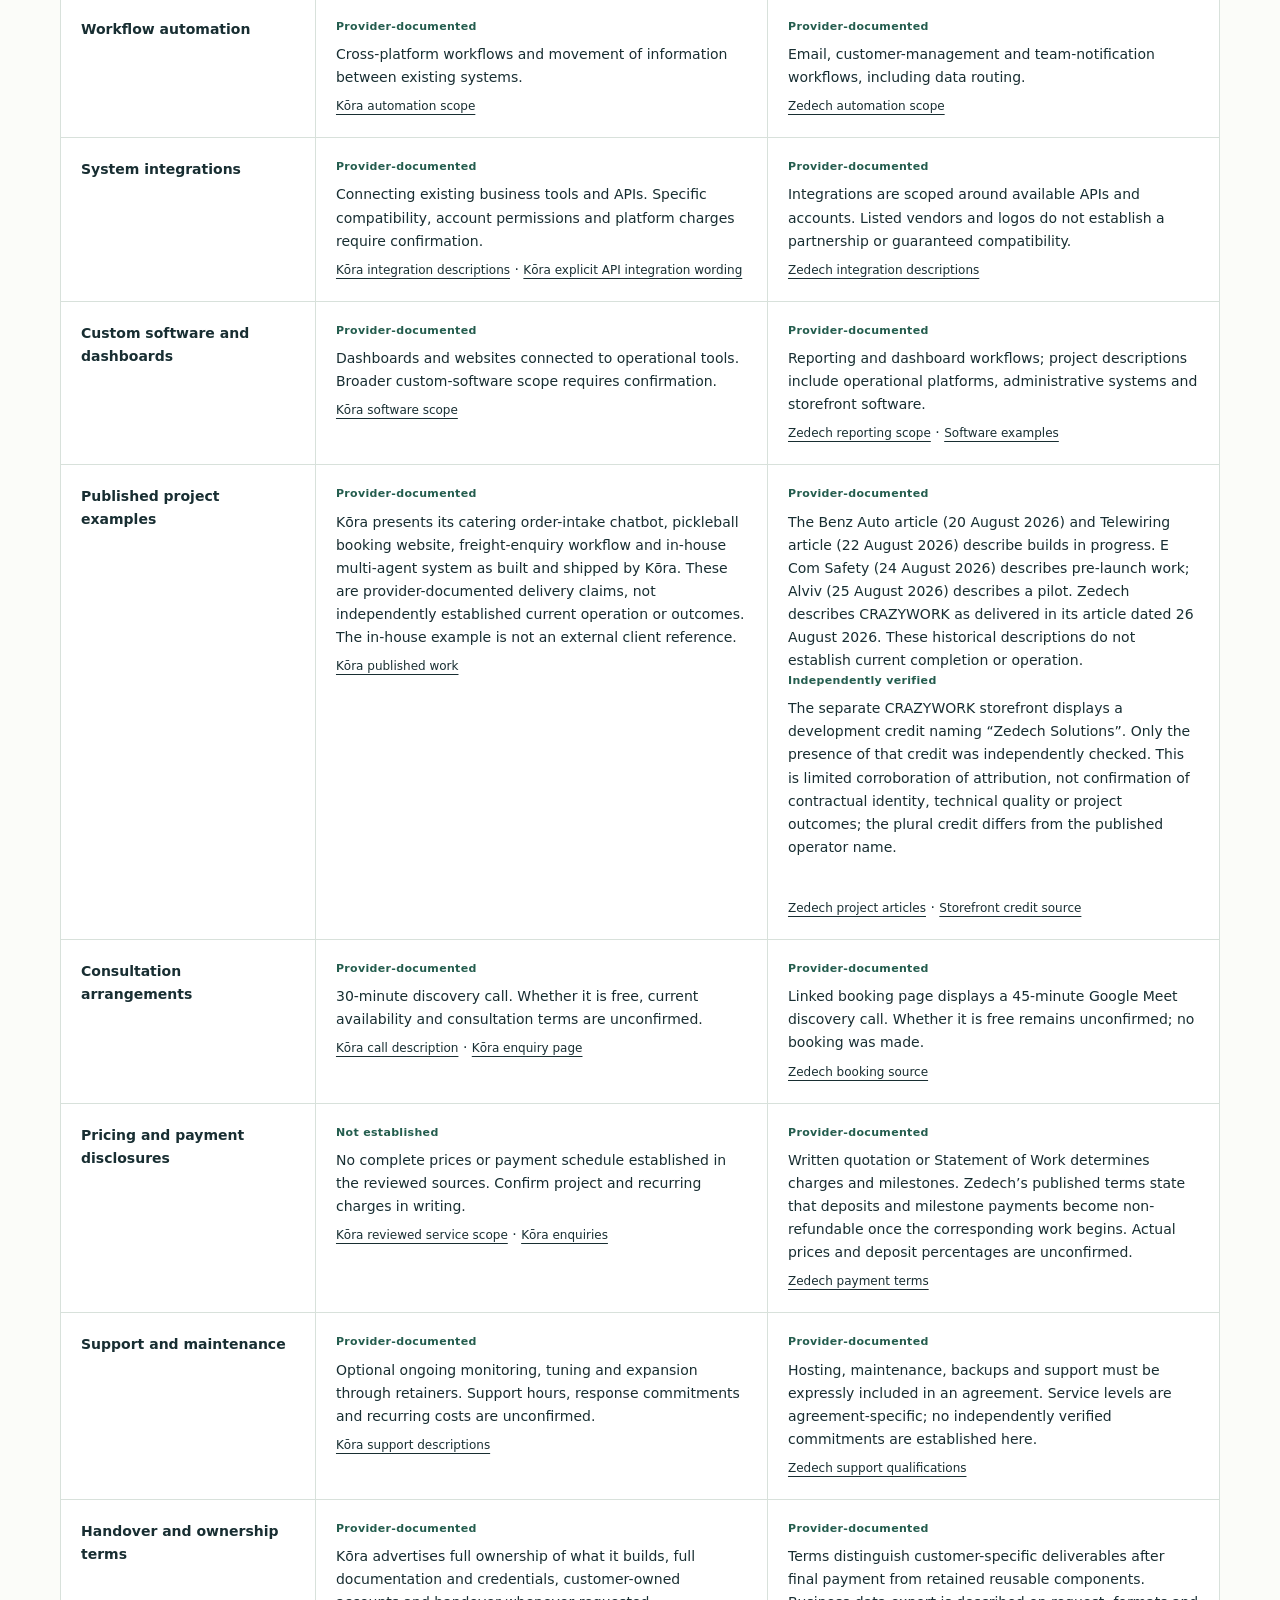
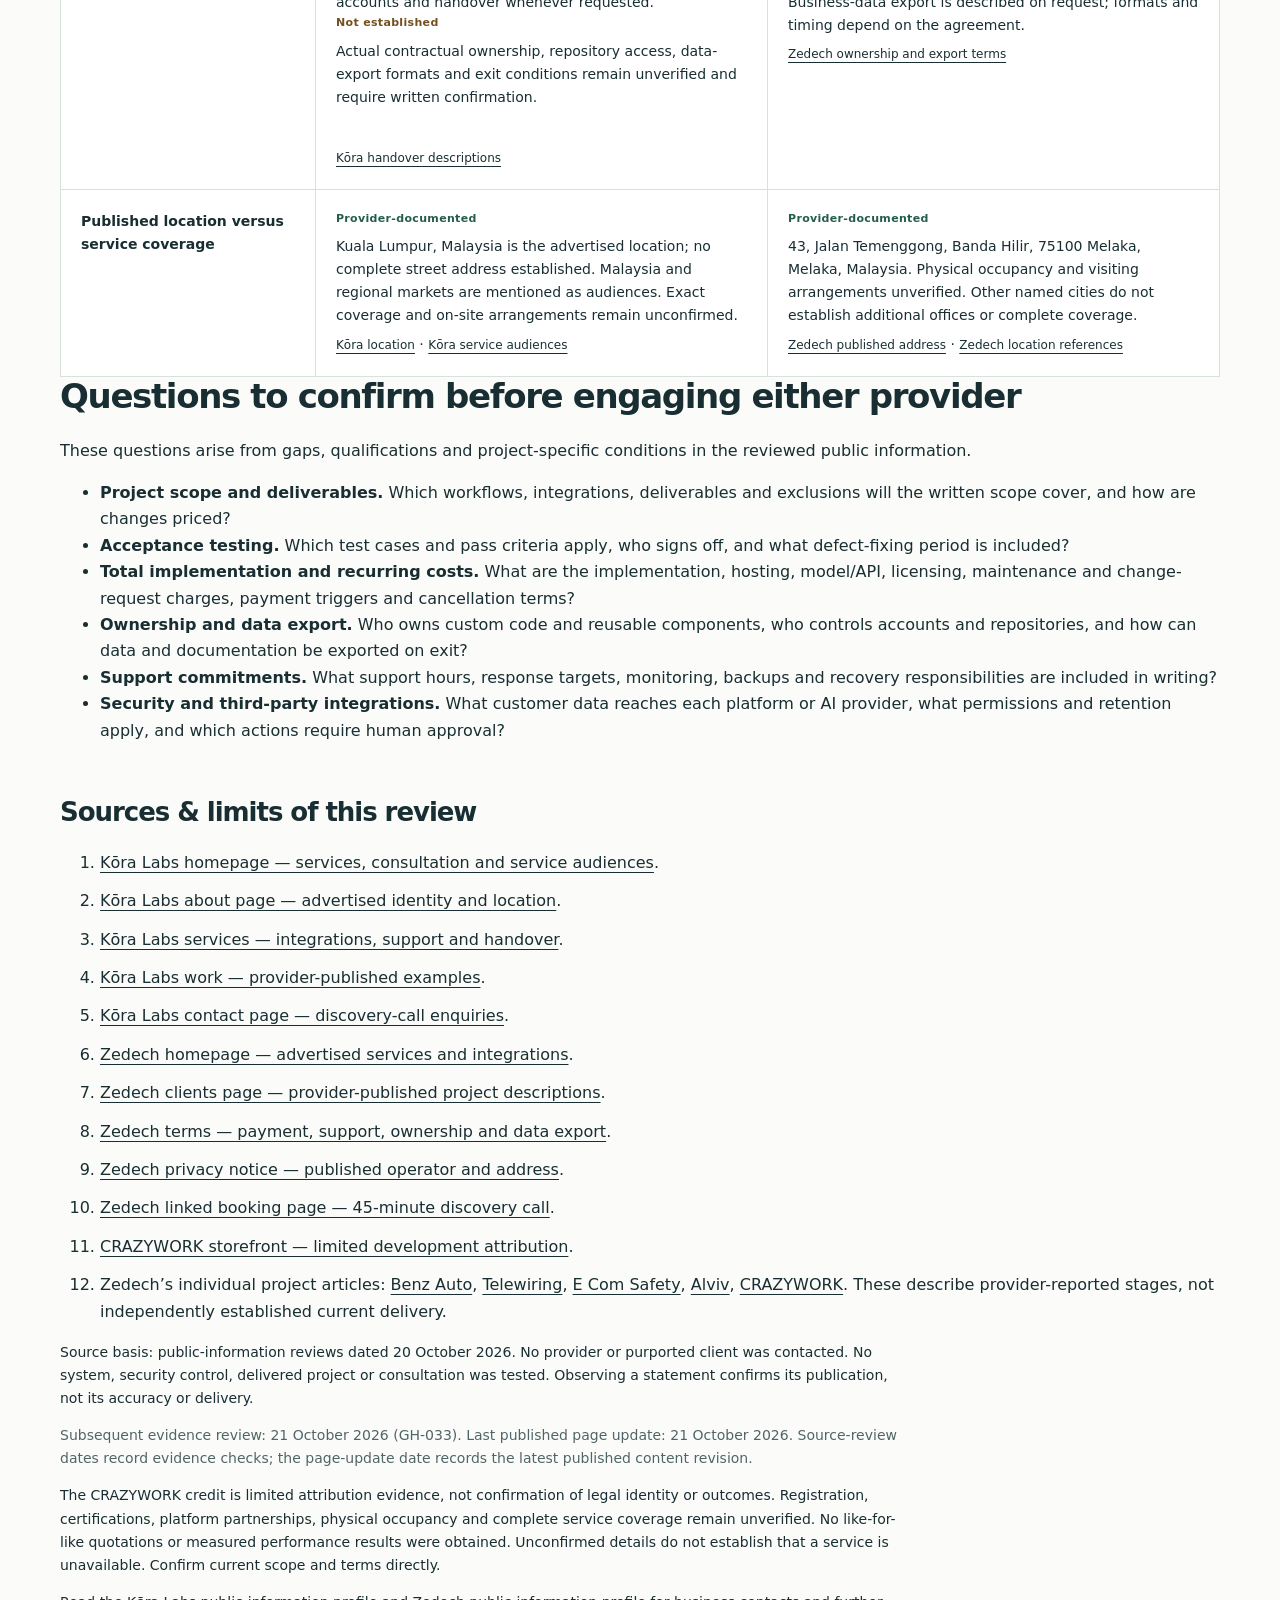
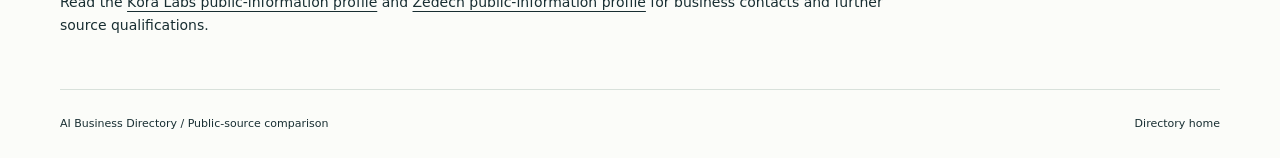
<file: comparisons/kora-labs-vs-zedech.html>
<!doctype html>
<html lang="en">
<head>
  <meta charset="utf-8">
  <meta name="viewport" content="width=device-width, initial-scale=1">
  <meta name="robots" content="index, follow">
  <meta name="description" content="Compare Kōra Labs and Zedech in Malaysia: advertised AI services, project evidence, consultation, commercial terms and questions to confirm.">
  <title>Kōra Labs vs Zedech | AI Business Directory</title>
  <link rel="stylesheet" href="../assets/styles.css">
  <style>
    .comparison-intro { padding-block:48px 28px; }
    .comparison-intro h1 { max-width:1000px; font-size:clamp(32px,4.4vw,54px); }
    .comparison-intro .lead { max-width:800px; }
    .local-label { padding:6px 11px; background:var(--wash); border:1px solid var(--line); border-radius:4px; font-size:12px; }
    .legend { display:grid; grid-template-columns:repeat(3,minmax(0,1fr)); gap:18px; margin-bottom:28px; }
    .legend p { margin:0; padding:18px; border:1px solid var(--line); border-radius:6px; font-size:13px; }
    .evidence { display:block; color:var(--green); font-size:11px; font-weight:700; letter-spacing:.03em; margin-bottom:7px; }
    .unconfirmed { color:#72511e; }
    .comparison-table { width:100%; border-collapse:collapse; table-layout:fixed; background:white; font-size:14px; }
    .comparison-table caption { text-align:left; font-size:25px; font-weight:620; margin-bottom:18px; letter-spacing:-.03em; }
    .comparison-table th,.comparison-table td { text-align:left; vertical-align:top; border:1px solid var(--line); padding:20px; overflow-wrap:anywhere; }
    .comparison-table thead th { background:var(--wash); font-size:17px; }
    .comparison-table thead th:first-child { width:22%; }
    .comparison-table tbody th { font-size:14px; font-weight:650; }
    .comparison-table p { margin-bottom:9px; }
    .comparison-table p:last-child { margin-bottom:0; }
    .citation { display:inline-block; font-size:12px; margin-top:8px; }
    .mobile-business { display:none; }
    .comparison-sources { padding-block:38px; }
    .comparison-sources h2 { font-size:26px; }
    .comparison-sources li { margin-bottom:12px; overflow-wrap:anywhere; }
    .comparison-sources p { max-width:850px; font-size:14px; }
    @media(max-width:720px) {
      .comparison-intro { padding-top:32px; }
      .legend { grid-template-columns:1fr; gap:10px; }
      .comparison-table,.comparison-table tbody { display:block; }
      .comparison-table caption { display:block; }
      .comparison-table thead { position:absolute; width:1px; height:1px; overflow:hidden; clip-path:inset(50%); }
      .comparison-table tr { display:block; margin-bottom:18px; border:1px solid var(--line); border-radius:6px; overflow:hidden; }
      .comparison-table tbody th,.comparison-table td { display:block; width:100%; border:0; padding:18px; }
      .comparison-table tbody th { background:var(--wash); font-size:17px; }
      .comparison-table td+td { border-top:1px solid var(--line); }
      .mobile-business { display:block; font-size:14px; font-weight:700; margin-bottom:12px; }
    }
  </style>
  <link rel="canonical" href="https://aibizdirectoryglobal-maker.github.io/ai-business-directory/comparisons/kora-labs-vs-zedech.html">
  <script type="application/ld+json">
{
  "@context": "https://schema.org",
  "@type": "WebPage",
  "@id": "https://aibizdirectoryglobal-maker.github.io/ai-business-directory/comparisons/kora-labs-vs-zedech.html#webpage",
  "url": "https://aibizdirectoryglobal-maker.github.io/ai-business-directory/comparisons/kora-labs-vs-zedech.html",
  "name": "Kōra Labs vs Zedech",
  "description": "A neutral comparison of advertised AI services, project evidence and published commercial terms, with uncertainties and questions for customers.",
  "inLanguage": "en",
  "dateModified": "2026-10-21",
  "about": [
    {
      "@type": "Organization",
      "name": "Kōra Labs",
      "url": "https://koralabs.my/"
    },
    {
      "@type": "Organization",
      "name": "Zedech",
      "url": "https://www.zedech.com/"
    }
  ],
  "citation": [
    "https://koralabs.my/",
    "https://koralabs.my/about",
    "https://koralabs.my/services",
    "https://koralabs.my/work",
    "https://koralabs.my/contact",
    "https://www.zedech.com/",
    "https://www.zedech.com/clients",
    "https://www.zedech.com/terms",
    "https://www.zedech.com/privacy",
    "https://cal.com/calebzedech/discovery-call",
    "https://www.crazywork.store/",
    "https://www.zedech.com/blog/client-spotlight-benz-auto",
    "https://www.zedech.com/blog/client-spotlight-telewiring",
    "https://www.zedech.com/blog/client-spotlight-e-com-safety",
    "https://www.zedech.com/blog/client-spotlight-alviv",
    "https://www.zedech.com/blog/client-spotlight-crazywork"
  ]
}
  </script>
</head>
<body>
  <a class="skip-link" href="#main">Skip to comparison</a>
  <header class="site-header wrap">
    <a class="brand" href="../index.html"><span class="brand-mark" aria-hidden="true">AI<span>BD</span></span><span>AI Business Directory</span></a>
    <span class="local-label">Business comparison · Malaysia</span>
  </header>
  <main id="main" class="wrap" tabindex="-1">
    <section class="comparison-intro" aria-labelledby="comparison-title">
      <p class="eyebrow">Public sources · No rankings</p>
      <h1 id="comparison-title">Kōra Labs &amp; Zedech</h1>
      <p class="lead">Compare advertised AI Technology Services, project evidence and commercial disclosures. Published scope does not independently establish technical capability or outcomes.</p>
      <p class="small muted">Prepared <time datetime="2026-10-20">20 October 2026</time>, using public-information reviews dated <time datetime="2026-10-20">20 October 2026</time>.</p>
      <aside class="important-note" aria-labelledby="status-title">
        <h2 id="status-title">Independently compiled public-information comparison</h2>
        <p>Neither profile is a business-claimed or registered directory listing. Inclusion does not imply either provider’s participation, affiliation with AI Business Directory, endorsement or independent verification. This comparison does not rank providers or establish superior capability, price or outcomes.</p>
      </aside>
      <div class="legend" aria-label="How to read the evidence labels">
        <p><span class="evidence">Provider-documented</span>The provider publishes a claim, policy or booking arrangement. Publication does not independently establish delivery, contractual compliance or outcomes.</p>
        <p><span class="evidence unconfirmed">Not established</span>The reviewed sources do not establish the detail. This does not mean a service is unavailable.</p>
        <p><span class="evidence">Independently verified</span>Only the presence of the CRAZYWORK storefront development credit was checked on the separate website. No provider capability or project outcome is independently verified.<br><span class="evidence unconfirmed">Conflicting evidence</span>Sources contradict one another. None identified in this review.</p>
      </div>
    </section>
    <section aria-labelledby="summary-title">
      <h2 id="summary-title">Comparison at a glance</h2>
      <ul>
        <li>Both providers advertise agents, automation and integrations. Their project examples and technical outcomes have not been independently verified. <a href="#source-kora-services">Kōra services</a> · <a href="#source-zedech-home">Zedech services</a></li>
        <li>Advertised discovery calls are 30 minutes for Kōra Labs and 45 minutes on Zedech’s linked booking page. Neither call’s price is confirmed here; duration does not establish consultation quality. <a href="#source-kora-home">Kōra call source</a> · <a href="#source-zedech-call">Zedech call source</a></li>
        <li>Zedech publishes agreement-specific payment, support and ownership terms. Kōra advertises full ownership, documentation, credentials, customer-owned accounts and retainers; actual contractual details remain unverified in this review. Obtain written terms from either provider. <a href="#source-zedech-terms">Zedech terms</a> · <a href="#source-kora-services">Kōra arrangements</a></li>
      </ul>
    </section>
    <table class="comparison-table" role="table" aria-describedby="comparison-limitations">
      <caption>AI services and commercial disclosures, side by side</caption>
      <thead role="rowgroup"><tr role="row"><th scope="col" role="columnheader">Compare</th><th scope="col" role="columnheader">Kōra Labs</th><th scope="col" role="columnheader">Zedech</th></tr></thead>
      <tbody role="rowgroup">
        <tr role="row"><th scope="row" role="rowheader">Business identity</th>
          <td role="cell"><span class="mobile-business" aria-hidden="true">Kōra Labs</span><span class="evidence">Provider-documented</span><a href="../businesses/kora-labs.html">Kōra Labs directory profile</a>. Official website: <a href="https://koralabs.my/">koralabs.my</a>. Legal registration was not independently checked.<br><a class="citation" href="#source-kora-about">Kōra identity source</a></td>
          <td role="cell"><span class="mobile-business" aria-hidden="true">Zedech</span><span class="evidence">Provider-documented</span><a href="../businesses/zedech.html">Zedech directory profile</a>. Official website: <a href="https://www.zedech.com/">zedech.com</a>. Its privacy notice names Zedech Solution; published registration identifiers are not independently verified.<br><a class="citation" href="#source-zedech-privacy">Zedech identity source</a></td></tr>
        <tr role="row"><th scope="row" role="rowheader">AI agents and chatbots</th>
          <td role="cell"><span class="mobile-business" aria-hidden="true">Kōra Labs</span><span class="evidence">Provider-documented</span>Chatbots for customer enquiries and lead qualification; agents for multi-step business-tool actions. Delivery and performance unverified.<br><a class="citation" href="#source-kora-services">Kōra services</a></td>
          <td role="cell"><span class="mobile-business" aria-hidden="true">Zedech</span><span class="evidence">Provider-documented</span>Connected assistants and custom agents for communication and business tasks; an AI guest-concierge pilot is described. Delivery and performance unverified.<br><a class="citation" href="#source-zedech-home">Zedech services</a> · <a class="citation" href="#source-zedech-projects">Guest-concierge source</a></td></tr>
        <tr role="row"><th scope="row" role="rowheader">Workflow automation</th>
          <td role="cell"><span class="mobile-business" aria-hidden="true">Kōra Labs</span><span class="evidence">Provider-documented</span>Cross-platform workflows and movement of information between existing systems.<br><a class="citation" href="#source-kora-services">Kōra automation scope</a></td>
          <td role="cell"><span class="mobile-business" aria-hidden="true">Zedech</span><span class="evidence">Provider-documented</span>Email, customer-management and team-notification workflows, including data routing.<br><a class="citation" href="#source-zedech-home">Zedech automation scope</a></td></tr>
        <tr role="row"><th scope="row" role="rowheader">System integrations</th>
          <td role="cell"><span class="mobile-business" aria-hidden="true">Kōra Labs</span><span class="evidence">Provider-documented</span>Connecting existing business tools and APIs. Specific compatibility, account permissions and platform charges require confirmation.<br><a class="citation" href="#source-kora-services">Kōra integration descriptions</a> · <a class="citation" href="#source-kora-home">Kōra explicit API integration wording</a></td>
          <td role="cell"><span class="mobile-business" aria-hidden="true">Zedech</span><span class="evidence">Provider-documented</span>Integrations are scoped around available APIs and accounts. Listed vendors and logos do not establish a partnership or guaranteed compatibility.<br><a class="citation" href="#source-zedech-home">Zedech integration descriptions</a></td></tr>
        <tr role="row"><th scope="row" role="rowheader">Custom software and dashboards</th>
          <td role="cell"><span class="mobile-business" aria-hidden="true">Kōra Labs</span><span class="evidence">Provider-documented</span>Dashboards and websites connected to operational tools. Broader custom-software scope requires confirmation.<br><a class="citation" href="#source-kora-services">Kōra software scope</a></td>
          <td role="cell"><span class="mobile-business" aria-hidden="true">Zedech</span><span class="evidence">Provider-documented</span>Reporting and dashboard workflows; project descriptions include operational platforms, administrative systems and storefront software.<br><a class="citation" href="#source-zedech-home">Zedech reporting scope</a> · <a class="citation" href="#source-zedech-clients">Software examples</a></td></tr>
        <tr role="row"><th scope="row" role="rowheader">Published project examples</th>
          <td role="cell"><span class="mobile-business" aria-hidden="true">Kōra Labs</span><span class="evidence">Provider-documented</span>Kōra presents its catering order-intake chatbot, pickleball booking website, freight-enquiry workflow and in-house multi-agent system as built and shipped by Kōra. These are provider-documented delivery claims, not independently established current operation or outcomes. The in-house example is not an external client reference.<br><a class="citation" href="#source-kora-work">Kōra published work</a></td>
          <td role="cell"><span class="mobile-business" aria-hidden="true">Zedech</span><span class="evidence">Provider-documented</span>The Benz Auto article (<time datetime="2026-08-20">20 August 2026</time>) and Telewiring article (<time datetime="2026-08-22">22 August 2026</time>) describe builds in progress. E Com Safety (<time datetime="2026-08-24">24 August 2026</time>) describes pre-launch work; Alviv (<time datetime="2026-08-25">25 August 2026</time>) describes a pilot. Zedech describes CRAZYWORK as delivered in its article dated <time datetime="2026-08-26">26 August 2026</time>. These historical descriptions do not establish current completion or operation.<p><span class="evidence">Independently verified</span>The separate CRAZYWORK storefront displays a development credit naming “Zedech Solutions”. Only the presence of that credit was independently checked. This is limited corroboration of attribution, not confirmation of contractual identity, technical quality or project outcomes; the plural credit differs from the published operator name.</p><br><a class="citation" href="#source-zedech-projects">Zedech project articles</a> · <a class="citation" href="#source-credit">Storefront credit source</a></td></tr>
        <tr role="row"><th scope="row" role="rowheader">Consultation arrangements</th>
          <td role="cell"><span class="mobile-business" aria-hidden="true">Kōra Labs</span><span class="evidence">Provider-documented</span>30-minute discovery call. Whether it is free, current availability and consultation terms are unconfirmed.<br><a class="citation" href="#source-kora-home">Kōra call description</a> · <a class="citation" href="#source-kora-contact">Kōra enquiry page</a></td>
          <td role="cell"><span class="mobile-business" aria-hidden="true">Zedech</span><span class="evidence">Provider-documented</span>Linked booking page displays a 45-minute Google Meet discovery call. Whether it is free remains unconfirmed; no booking was made.<br><a class="citation" href="#source-zedech-call">Zedech booking source</a></td></tr>
        <tr role="row"><th scope="row" role="rowheader">Pricing and payment disclosures</th>
          <td role="cell"><span class="mobile-business" aria-hidden="true">Kōra Labs</span><span class="evidence">Not established</span>No complete prices or payment schedule established in the reviewed sources. Confirm project and recurring charges in writing.<br><a class="citation" href="#source-kora-services">Kōra reviewed service scope</a> · <a class="citation" href="#source-kora-contact">Kōra enquiries</a></td>
          <td role="cell"><span class="mobile-business" aria-hidden="true">Zedech</span><span class="evidence">Provider-documented</span>Written quotation or Statement of Work determines charges and milestones. Zedech’s published terms state that deposits and milestone payments become non-refundable once the corresponding work begins. Actual prices and deposit percentages are unconfirmed.<br><a class="citation" href="#source-zedech-terms">Zedech payment terms</a></td></tr>
        <tr role="row"><th scope="row" role="rowheader">Support and maintenance</th>
          <td role="cell"><span class="mobile-business" aria-hidden="true">Kōra Labs</span><span class="evidence">Provider-documented</span>Optional ongoing monitoring, tuning and expansion through retainers. Support hours, response commitments and recurring costs are unconfirmed.<br><a class="citation" href="#source-kora-services">Kōra support descriptions</a></td>
          <td role="cell"><span class="mobile-business" aria-hidden="true">Zedech</span><span class="evidence">Provider-documented</span>Hosting, maintenance, backups and support must be expressly included in an agreement. Service levels are agreement-specific; no independently verified commitments are established here.<br><a class="citation" href="#source-zedech-terms">Zedech support qualifications</a></td></tr>
        <tr role="row"><th scope="row" role="rowheader">Handover and ownership terms</th>
          <td role="cell"><span class="mobile-business" aria-hidden="true">Kōra Labs</span><span class="evidence">Provider-documented</span>Kōra advertises full ownership of what it builds, full documentation and credentials, customer-owned accounts and handover whenever requested.<p><span class="evidence unconfirmed">Not established</span>Actual contractual ownership, repository access, data-export formats and exit conditions remain unverified and require written confirmation.</p><br><a class="citation" href="#source-kora-services">Kōra handover descriptions</a></td>
          <td role="cell"><span class="mobile-business" aria-hidden="true">Zedech</span><span class="evidence">Provider-documented</span>Terms distinguish customer-specific deliverables after final payment from retained reusable components. Business-data export is described on request; formats and timing depend on the agreement.<br><a class="citation" href="#source-zedech-terms">Zedech ownership and export terms</a></td></tr>
        <tr role="row"><th scope="row" role="rowheader">Published location versus service coverage</th>
          <td role="cell"><span class="mobile-business" aria-hidden="true">Kōra Labs</span><span class="evidence">Provider-documented</span>Kuala Lumpur, Malaysia is the advertised location; no complete street address established. Malaysia and regional markets are mentioned as audiences. Exact coverage and on-site arrangements remain unconfirmed.<br><a class="citation" href="#source-kora-about">Kōra location</a> · <a class="citation" href="#source-kora-home">Kōra service audiences</a></td>
          <td role="cell"><span class="mobile-business" aria-hidden="true">Zedech</span><span class="evidence">Provider-documented</span>43, Jalan Temenggong, Banda Hilir, 75100 Melaka, Melaka, Malaysia. Physical occupancy and visiting arrangements unverified. Other named cities do not establish additional offices or complete coverage.<br><a class="citation" href="#source-zedech-privacy">Zedech published address</a> · <a class="citation" href="#source-zedech-home">Zedech location references</a></td></tr>
      </tbody>
    </table>
    <section aria-labelledby="questions-title">
      <h2 id="questions-title">Questions to confirm before engaging either provider</h2>
      <p>These questions arise from gaps, qualifications and project-specific conditions in the reviewed public information.</p>
      <ul>
        <li><strong>Project scope and deliverables.</strong> Which workflows, integrations, deliverables and exclusions will the written scope cover, and how are changes priced?</li>
        <li><strong>Acceptance testing.</strong> Which test cases and pass criteria apply, who signs off, and what defect-fixing period is included?</li>
        <li><strong>Total implementation and recurring costs.</strong> What are the implementation, hosting, model/API, licensing, maintenance and change-request charges, payment triggers and cancellation terms?</li>
        <li><strong>Ownership and data export.</strong> Who owns custom code and reusable components, who controls accounts and repositories, and how can data and documentation be exported on exit?</li>
        <li><strong>Support commitments.</strong> What support hours, response targets, monitoring, backups and recovery responsibilities are included in writing?</li>
        <li><strong>Security and third-party integrations.</strong> What customer data reaches each platform or AI provider, what permissions and retention apply, and which actions require human approval?</li>
      </ul>
    </section>
    <section class="comparison-sources" aria-labelledby="sources-title">
      <h2 id="sources-title">Sources &amp; limits of this review</h2>
      <ol>
        <li id="source-kora-home"><a href="https://koralabs.my/">Kōra Labs homepage — services, consultation and service audiences</a>.</li>
        <li id="source-kora-about"><a href="https://koralabs.my/about">Kōra Labs about page — advertised identity and location</a>.</li>
        <li id="source-kora-services"><a href="https://koralabs.my/services">Kōra Labs services — integrations, support and handover</a>.</li>
        <li id="source-kora-work"><a href="https://koralabs.my/work">Kōra Labs work — provider-published examples</a>.</li>
        <li id="source-kora-contact"><a href="https://koralabs.my/contact">Kōra Labs contact page — discovery-call enquiries</a>.</li>
        <li id="source-zedech-home"><a href="https://www.zedech.com/">Zedech homepage — advertised services and integrations</a>.</li>
        <li id="source-zedech-clients"><a href="https://www.zedech.com/clients">Zedech clients page — provider-published project descriptions</a>.</li>
        <li id="source-zedech-terms"><a href="https://www.zedech.com/terms">Zedech terms — payment, support, ownership and data export</a>.</li>
        <li id="source-zedech-privacy"><a href="https://www.zedech.com/privacy">Zedech privacy notice — published operator and address</a>.</li>
        <li id="source-zedech-call"><a href="https://cal.com/calebzedech/discovery-call">Zedech linked booking page — 45-minute discovery call</a>.</li>
        <li id="source-credit"><a href="https://www.crazywork.store/">CRAZYWORK storefront — limited development attribution</a>.</li>
        <li id="source-zedech-projects">Zedech’s individual project articles: <a href="https://www.zedech.com/blog/client-spotlight-benz-auto">Benz Auto</a>, <a href="https://www.zedech.com/blog/client-spotlight-telewiring">Telewiring</a>, <a href="https://www.zedech.com/blog/client-spotlight-e-com-safety">E Com Safety</a>, <a href="https://www.zedech.com/blog/client-spotlight-alviv">Alviv</a>, <a href="https://www.zedech.com/blog/client-spotlight-crazywork">CRAZYWORK</a>. These describe provider-reported stages, not independently established current delivery.</li>
      </ol>
      <p id="comparison-limitations">Source basis: public-information reviews dated <time datetime="2026-10-20">20 October 2026</time>. No provider or purported client was contacted. No system, security control, delivered project or consultation was tested. Observing a statement confirms its publication, not its accuracy or delivery.</p>
      <p class="small muted">Subsequent evidence review: <time datetime="2026-10-21">21 October 2026</time> (GH-033). Last published page update: <time datetime="2026-10-21">21 October 2026</time>. Source-review dates record evidence checks; the page-update date records the latest published content revision.</p>
      <p>The CRAZYWORK credit is limited attribution evidence, not confirmation of legal identity or outcomes. Registration, certifications, platform partnerships, physical occupancy and complete service coverage remain unverified. No like-for-like quotations or measured performance results were obtained. Unconfirmed details do not establish that a service is unavailable. Confirm current scope and terms directly.</p>
      <p>Read the <a href="../businesses/kora-labs.html">Kōra Labs public-information profile</a> and <a href="../businesses/zedech.html">Zedech public-information profile</a> for business contacts and further source qualifications.</p>
    </section>
  </main>
  <footer class="site-footer wrap"><span>AI Business Directory / Public-source comparison</span><a href="../index.html">Directory home</a></footer>
</body>
</html>
</file>
<file: assets/styles.css>
/* Shared base styles, page layouts, then responsive breakpoints. */
:root {
  color-scheme:light;
  --ink:#182e32;
  --muted:#506568;
  --green:#245d4e;
  --paper:#fbfcf9;
  --line:#d8e1db;
  --wash:#edf2ec;
  --accent:#dfedbf;
}

* {
  box-sizing:border-box;
}

html {
  scroll-behavior:auto;
}

body {
  margin:0;
  background:var(--paper);
  color:var(--ink);
  font-family:system-ui,-apple-system,BlinkMacSystemFont,"Segoe UI",sans-serif;
  font-size:16px;
  line-height:1.65;
}

a {
  color:inherit;
  text-underline-offset:4px;
}

a:hover {
  color:var(--green);
}

a:focus-visible {
  outline:3px solid var(--green);
  outline-offset:5px;
  border-radius:2px;
}

.wrap {
  width:min(1160px,calc(100% - 80px));
  margin-inline:auto;
}

.site-header {
  min-height:108px;
  display:flex;
  align-items:center;
  justify-content:space-between;
  gap:24px;
  border-bottom:1px solid var(--line);
}

.brand {
  display:flex;
  align-items:center;
  gap:13px;
  text-decoration:none;
  font-weight:700;
  font-size:17px;
  letter-spacing:-.4px;
}

.brand-mark {
  background:var(--ink);
  color:white;
  width:40px;
  height:40px;
  border-radius:9px;
  display:flex;
  flex-direction:column;
  justify-content:center;
  align-items:center;
  font-size:17px;
  line-height:1.05;
  letter-spacing:1px;
}

.brand-mark span {
  font-size:9px;
  letter-spacing:2px;
}

nav {
  display:flex;
  gap:30px;
}

nav a {
  text-decoration:none;
  font-size:14px;
}

nav a[aria-current=page] {
  font-weight:700;
  text-decoration:underline;
  text-decoration-color:#91aa8a;
  text-decoration-thickness:2px;
}

.skip-link {
  position:absolute;
  top:8px;
  left:8px;
  transform:translateY(-160%);
  padding:10px 20px;
  background:white;
  z-index:5;
}

.skip-link:focus {
  transform:translateY(0);
}

h1,h2,h3,p {
  margin-top:0;
}

h1,h2,h3 {
  line-height:1.15;
  letter-spacing:-.04em;
}

h1 {
  font-size:clamp(42px,4.6vw,64px);
  font-weight:650;
  margin-bottom:25px;
}

h2 {
  font-size:34px;
  font-weight:620;
  margin-bottom:22px;
}

h3 {
  font-size:21px;
  font-weight:650;
  margin-bottom:12px;
}

.eyebrow {
  font-size:11px;
  letter-spacing:1.8px;
  text-transform:uppercase;
  font-weight:700;
  margin-bottom:22px;
  line-height:1.6;
}

.muted {
  color:var(--muted);
}

.small {
  font-size:12px;
}

.hero {
  display:grid;
  grid-template-columns:1.3fr 1fr;
  gap:70px;
  padding-block:76px 80px;
  align-items:center;
}

.hero-copy {
  max-width:610px;
}

.lead {
  font-size:17px;
  line-height:1.8;
  color:var(--muted);
  max-width:560px;
  margin-bottom:29px;
}

.status-dot {
  display:inline-block;
  width:7px;
  height:7px;
  background:var(--green);
  border-radius:50%;
  margin-right:8px;
}

.button {
  display:inline-flex;
  align-items:center;
  justify-content:space-between;
  gap:28px;
  text-decoration:none;
  background:var(--green);
  color:white;
  font-size:13px;
  font-weight:600;
  padding:15px 21px;
  border-radius:5px;
}

.button:hover {
  background:var(--ink);
  color:white;
}

.hero .small {
  margin:17px 0 0;
}

.directory-preview {
  background:var(--wash);
  border:1px solid var(--line);
  border-radius:10px;
  padding:26px 28px 20px;
  position:relative;
  overflow:hidden;
}

.preview-top,.preview-bottom {
  display:flex;
  justify-content:space-between;
  gap:12px;
  font-size:9px;
  font-weight:650;
  letter-spacing:1.1px;
}

.edition {
  color:var(--muted);
}

.orbit {
  height:235px;
  position:relative;
  display:grid;
  place-items:center;
  margin:12px auto;
  width:235px;
  max-width:100%;
  border:1px solid #c6d4c7;
  border-radius:50%;
}

.orbit:before,.orbit:after {
  content:"";
  position:absolute;
  inset:20px;
  border:1px solid #c6d4c7;
  border-radius:50%;
  transform:rotate(-35deg) scaleX(.6);
}

.orbit:after {
  transform:rotate(35deg) scaleX(.6);
}

.orbit-inner {
  position:absolute;
  inset:41px;
  border:1px solid #c6d4c7;
  border-radius:50%;
}

.orbit-center {
  z-index:1;
  font-size:44px;
  font-weight:600;
  line-height:1.1;
  text-align:center;
  background:var(--wash);
  padding:16px;
}

.orbit-center span {
  display:block;
  font-size:10px;
  font-weight:500;
  margin-top:8px;
}

.orbit-dot {
  width:10px;
  height:10px;
  background:var(--green);
  border:3px solid var(--wash);
  box-shadow:0 0 0 1px #b4c6b5;
  position:absolute;
  border-radius:50%;
  z-index:2;
}

.dot-one {
  left:6px;
  top:63px;
}

.dot-two {
  right:8px;
  bottom:65px;
}

.dot-three {
  top:33px;
  right:33px;
  background:#799753;
}

.preview-caption {
  font-size:22px;
  line-height:1.35;
  letter-spacing:-.6px;
  margin:10px 0 28px;
}

.preview-caption strong {
  font-weight:600;
}

.preview-bottom {
  padding-top:16px;
  border-top:1px solid #ced9ce;
  font-size:9px;
  letter-spacing:.3px;
}

.section {
  padding-block:15px 76px;
}

.section-heading {
  display:flex;
  align-items:end;
  justify-content:space-between;
  gap:20px;
  margin-bottom:25px;
}

.section-heading h2 {
  margin-bottom:0;
}

.section-heading .eyebrow {
  margin-bottom:10px;
}

.business-card {
  border:1px solid var(--line);
  background:white;
  border-radius:8px;
  display:flex;
  align-items:center;
  gap:30px;
  padding:30px;
}

.business-monogram {
  flex-shrink:0;
  width:135px;
  height:135px;
  background:#f0efe9;
  display:flex;
  flex-direction:column;
  align-items:center;
  justify-content:center;
  color:#746144;
  font-family:Georgia,serif;
  font-size:44px;
  line-height:1.2;
  border-radius:4px;
}

.business-monogram span {
  font-family:system-ui,sans-serif;
  font-size:8px;
  letter-spacing:1.5px;
  margin-top:12px;
}

.business-summary {
  flex:1;
}

.business-summary .eyebrow {
  margin-bottom:10px;
  color:var(--muted);
}

.divider {
  margin-inline:8px;
  color:#71827c;
}

.business-summary h3 {
  font-size:26px;
}

.business-summary h3 a {
  text-decoration:none;
}

.business-summary p:not(.eyebrow) {
  color:var(--muted);
  font-size:14px;
  max-width:550px;
  margin-bottom:15px;
}

.text-link {
  font-size:13px;
  font-weight:650;
  text-decoration:none;
  display:inline-flex;
  gap:18px;
  align-items:center;
}

.text-link:hover {
  text-decoration:underline;
}

.source-label {
  font-size:10px;
  align-self:flex-start;
  padding:5px 9px;
  background:var(--wash);
  border-radius:4px;
  white-space:nowrap;
}

.purpose-section {
  background:var(--wash);
  border-block:1px solid var(--line);
}

.purpose-grid {
  display:grid;
  grid-template-columns:1fr 1.1fr;
  gap:110px;
  padding-block:65px;
}

.purpose-grid>div>p:last-child {
  color:var(--muted);
  font-size:14px;
  max-width:360px;
}

.principles article {
  display:flex;
  gap:22px;
  padding-block:0 20px;
  margin-bottom:20px;
  border-bottom:1px solid #d2ddd1;
}

.principles article:last-child {
  margin:0;
  border:0;
  padding-bottom:0;
}

.step {
  font-size:11px;
  color:var(--green);
  padding-top:3px;
}

.principles h3 {
  font-size:18px;
  letter-spacing:-.4px;
  margin-bottom:8px;
}

.principles p {
  font-size:13px;
  color:var(--muted);
  margin:0;
}

.closing-note {
  padding-block:65px;
  max-width:850px;
  text-align:center;
}

.closing-note h2 {
  font-size:30px;
}

.closing-note p:last-child {
  font-size:14px;
  color:var(--muted);
  margin:0;
}

.site-footer {
  display:flex;
  justify-content:space-between;
  gap:24px;
  border-top:1px solid var(--line);
  padding-block:25px;
  font-size:11px;
}

.site-footer a {
  text-decoration:none;
}

.profile-main {
  padding-top:28px;
}

.breadcrumb {
  font-size:12px;
  color:var(--muted);
  gap:12px;
  flex-wrap:wrap;
}

.breadcrumb a {
  font-size:12px;
}

.profile-hero {
  padding-block:48px;
  display:flex;
  align-items:center;
  justify-content:space-between;
  gap:30px;
}

.profile-hero h1 {
  font-size:clamp(40px,5vw,64px);
  margin-bottom:19px;
}

.profile-hero .lead {
  margin:0;
}

.profile-monogram {
  width:180px;
  height:180px;
  font-size:60px;
}

.profile-grid {
  display:grid;
  grid-template-columns:minmax(0,1fr) 325px;
  gap:75px;
  align-items:start;
  padding-top:40px;
  border-top:1px solid var(--line);
}

.profile-content>section {
  margin-bottom:38px;
}

.profile-content h2,.facts-panel h2 {
  font-size:26px;
}

.profile-content p {
  font-size:15px;
  color:var(--muted);
}

.profile-content .eyebrow {
  font-size:11px;
  margin-bottom:12px;
  color:var(--green);
}

.service-list {
  padding:0;
  list-style:none;
  display:grid;
  grid-template-columns:1fr 1fr;
  gap:22px 30px;
}

.service-list li {
  padding-top:18px;
  border-top:1px solid var(--line);
}

.service-list h3 {
  font-size:17px;
  letter-spacing:-.3px;
}

.service-list p {
  font-size:14px;
  margin:0;
}

.important-note {
  background:var(--wash);
  padding:25px;
  border-left:3px solid var(--green);
  margin-bottom:38px;
}

.important-note h2 {
  font-size:20px;
  margin-bottom:12px;
}

.important-note p {
  margin-bottom:0;
}

.source-note h2 {
  font-size:20px;
}

.source-note p {
  font-size:13px;
}

.facts-panel {
  background:white;
  border:1px solid var(--line);
  border-radius:8px;
  padding:28px;
}

.facts-panel .eyebrow {
  margin-bottom:12px;
}

.facts-panel h2 {
  font-size:23px;
}

.facts-panel dl {
  margin:26px 0;
}

.facts-panel dt {
  font-size:10px;
  letter-spacing:1px;
  text-transform:uppercase;
  color:var(--muted);
  margin-top:20px;
}

.facts-panel dd {
  font-size:14px;
  font-weight:550;
  margin:5px 0 0;
}

.facts-panel .button {
  width:100%;
  gap:10px;
}

.facts-panel .small {
  margin:16px 0 0;
}

.back-link {
  padding-block:15px 45px;
}

@media(min-width:1400px) {
  .hero {
    gap:100px;
  }
}

@media(max-width:1000px) {
  .wrap {
    width:calc(100% - 48px);
  }
  .hero {
    gap:35px;
  }
  .source-label {
    display:none;
  }
  .purpose-grid {
    gap:50px;
  }
  .profile-grid {
    gap:35px;
    grid-template-columns:minmax(0,1fr) 300px;
  }
  .profile-monogram {
    width:145px;
    height:145px;
  }
  .business-card {
    gap:24px;
  }
}

@media(max-width:720px) {
  .wrap {
    width:calc(100% - 36px);
  }
  .site-header {
    min-height:100px;
    align-items:flex-start;
    flex-direction:column;
    justify-content:center;
    gap:14px;
    padding-block:18px;
  }
  .brand {
    font-size:16px;
  }
  .brand-mark {
    width:34px;
    height:34px;
  }
  nav {
    gap:25px;
  }
  .hero {
    grid-template-columns:1fr;
    padding-block:45px;
    gap:35px;
  }
  .hero-copy {
    max-width:100%;
  }
  h1 {
    font-size:43px;
  }
  .hero .eyebrow {
    font-size:10px;
  }
  .lead {
    font-size:16px;
  }
  .directory-preview {
    padding-inline:24px;
  }
  .orbit {
    height:205px;
    width:205px;
  }
  .preview-caption {
    font-size:23px;
  }
  .section {
    padding-block:12px 45px;
  }
  .section-heading {
    align-items:flex-start;
    flex-direction:column;
    gap:12px;
  }
  h2 {
    font-size:29px;
  }
  .business-card {
    padding:22px;
    align-items:flex-start;
    gap:20px;
    flex-direction:column;
  }
  .business-monogram {
    width:85px;
    height:85px;
    font-size:32px;
  }
  .business-monogram span {
    font-size:6px;
    letter-spacing:1px;
    margin-top:8px;
  }
  .business-summary h3 {
    font-size:25px;
  }
  .purpose-grid {
    grid-template-columns:1fr;
    gap:30px;
    padding-block:43px;
  }
  .purpose-grid>div>p:last-child {
    max-width:none;
  }
  .closing-note {
    padding-block:45px;
    text-align:left;
  }
  .closing-note h2 {
    font-size:27px;
  }
  .site-footer {
    flex-direction:column;
    gap:12px;
  }
  .profile-hero {
    padding-block:35px;
  }
  .profile-hero h1 {
    font-size:42px;
  }
  .profile-monogram {
    display:none;
  }
  .profile-grid {
    grid-template-columns:1fr;
    gap:20px;
    padding-top:30px;
  }
  .facts-panel {
    grid-row:1;
    margin-bottom:18px;
  }
  .facts-panel dl {
    display:grid;
    grid-template-columns:1fr 1fr;
    gap:5px 15px;
  }
  .facts-panel dt {
    margin:10px 0;
  }
  .facts-panel dd {
    margin:10px 0;
  }
  .service-list {
    gap:22px;
    grid-template-columns:1fr;
  }
  .profile-content>section {
    margin-bottom:30px;
  }
}
</file>
